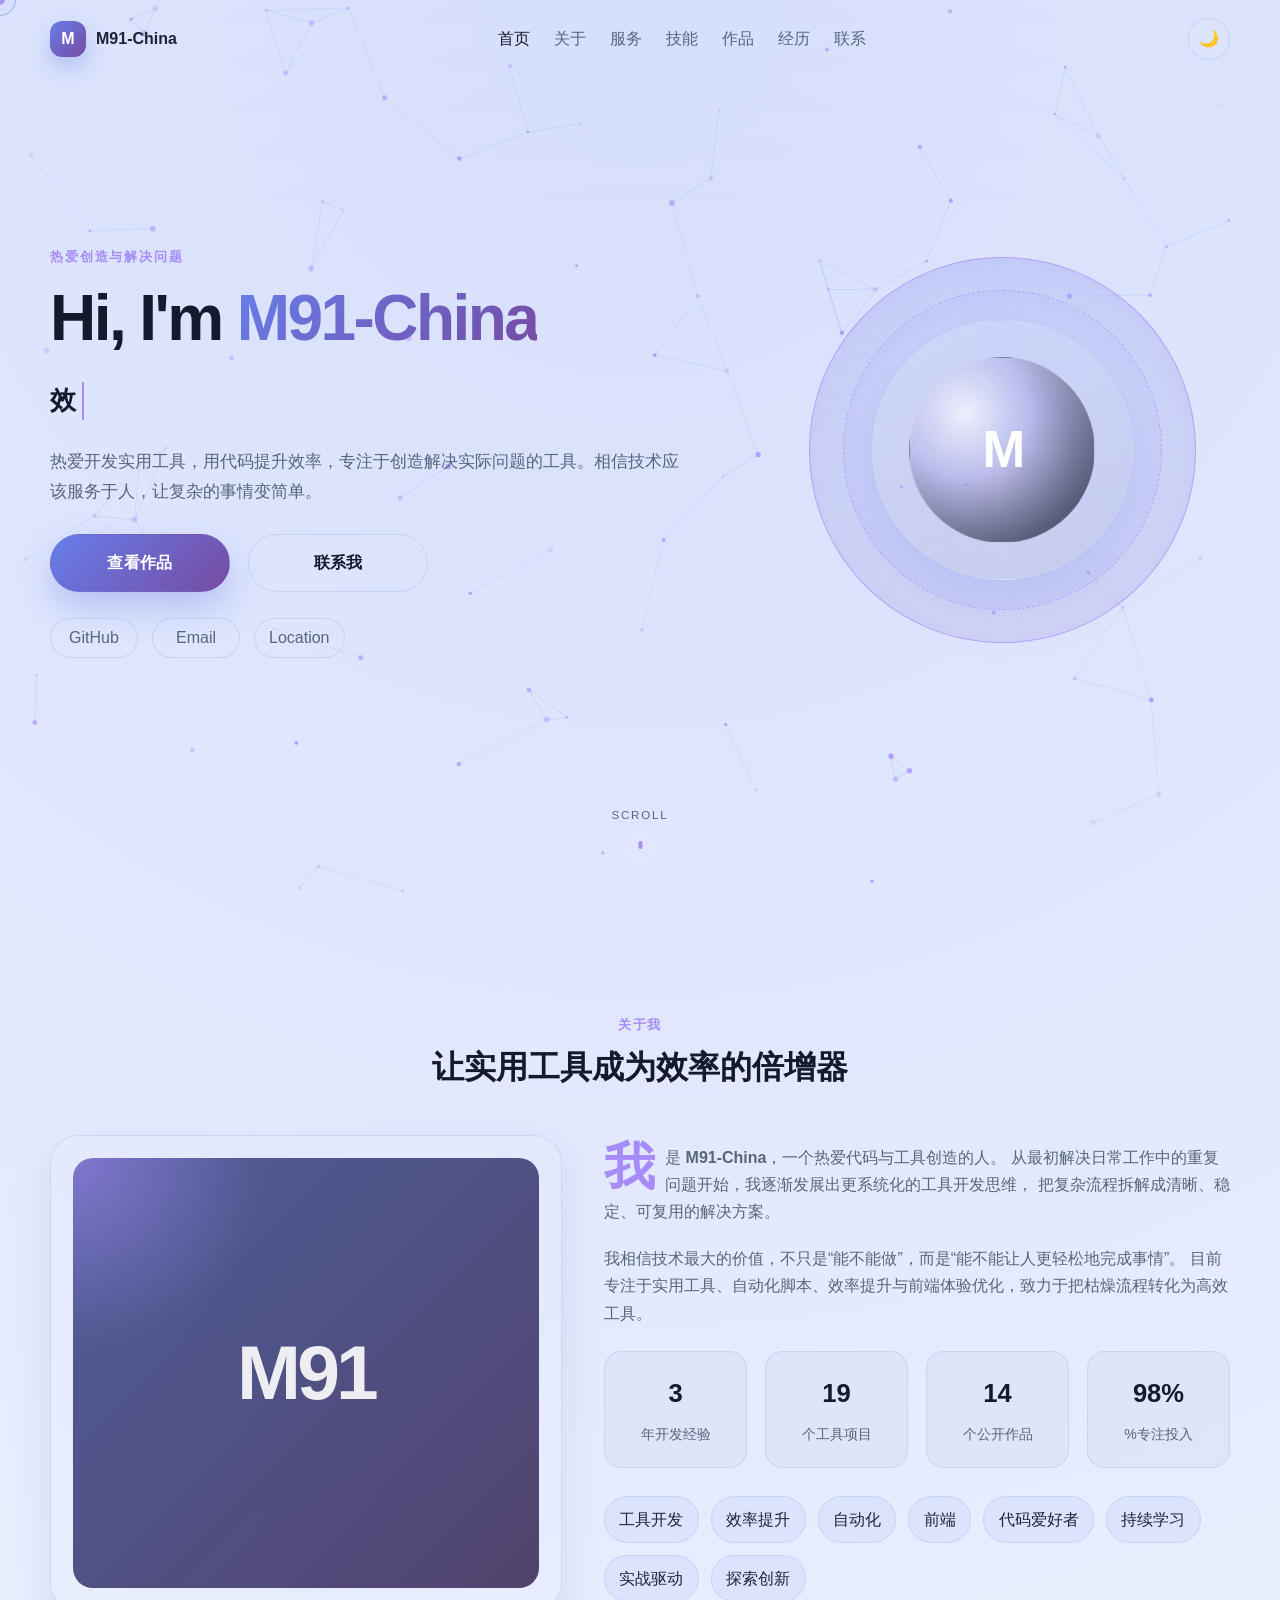
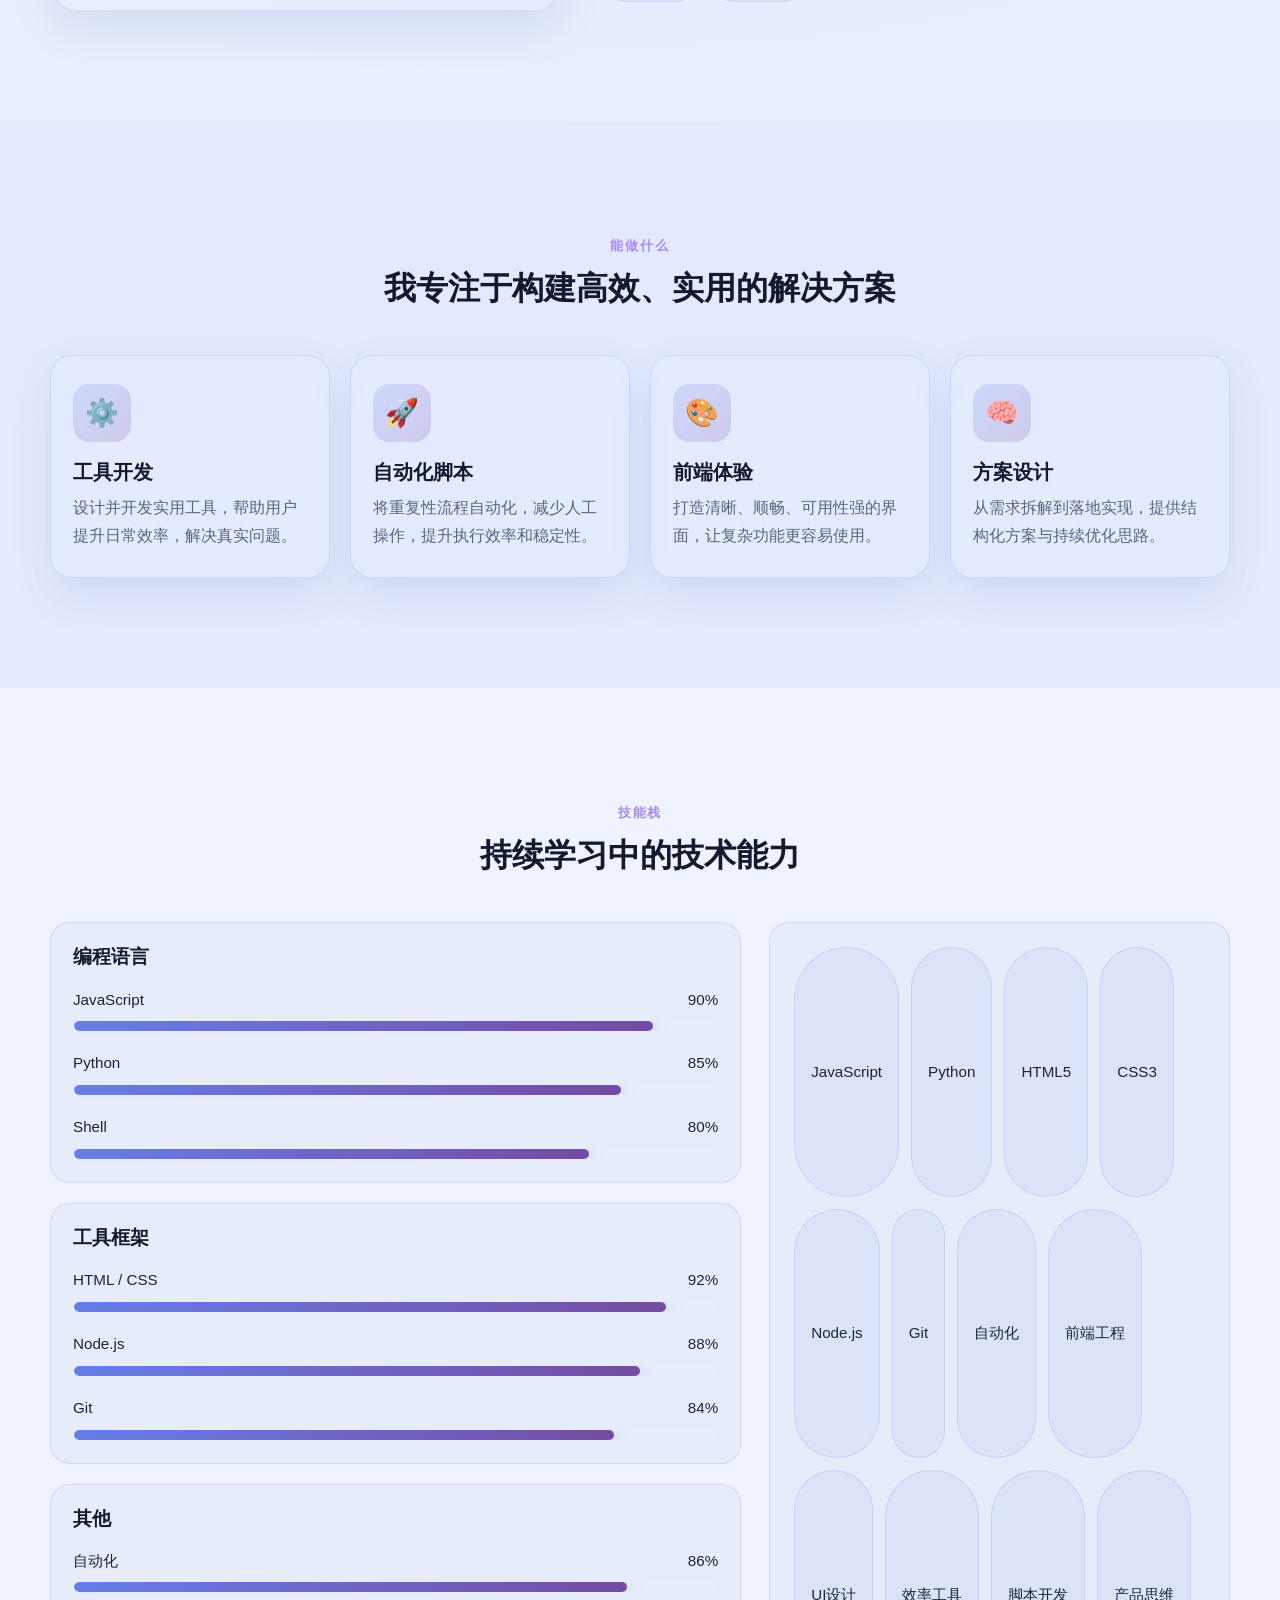
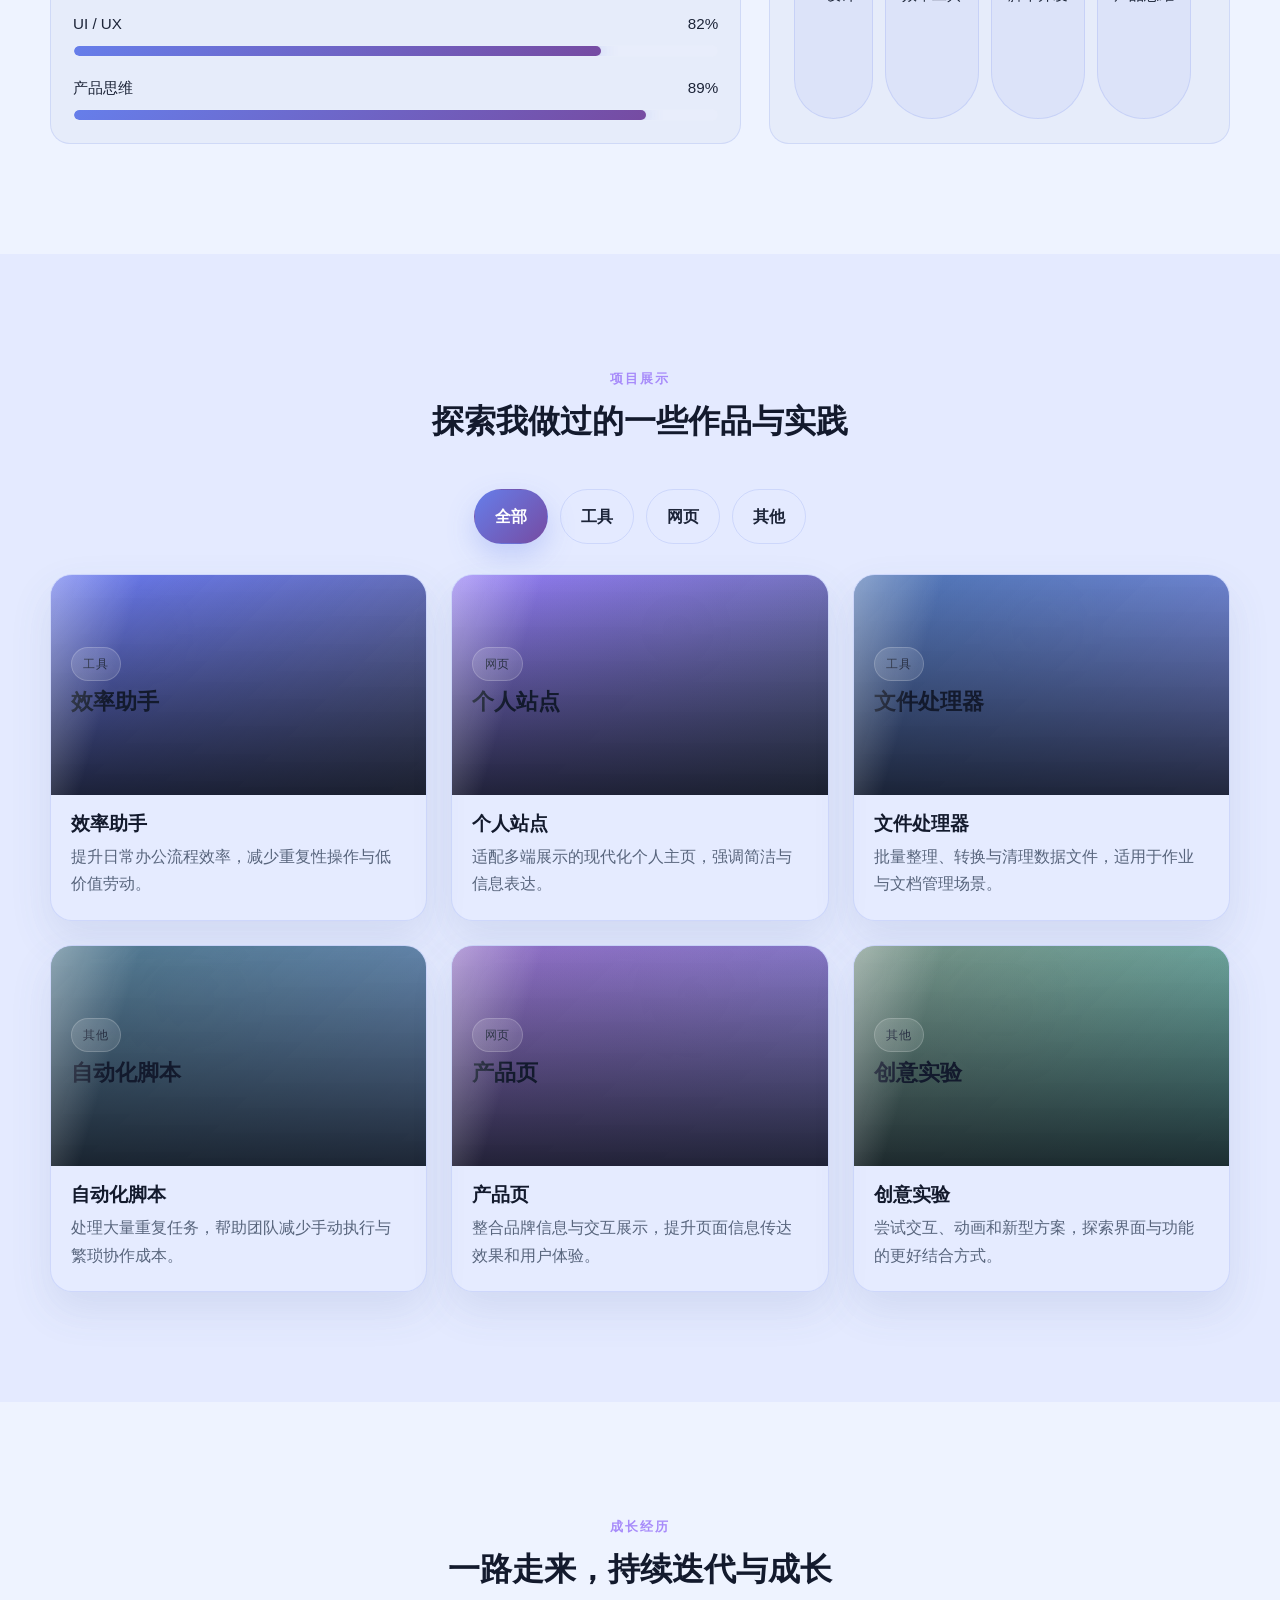
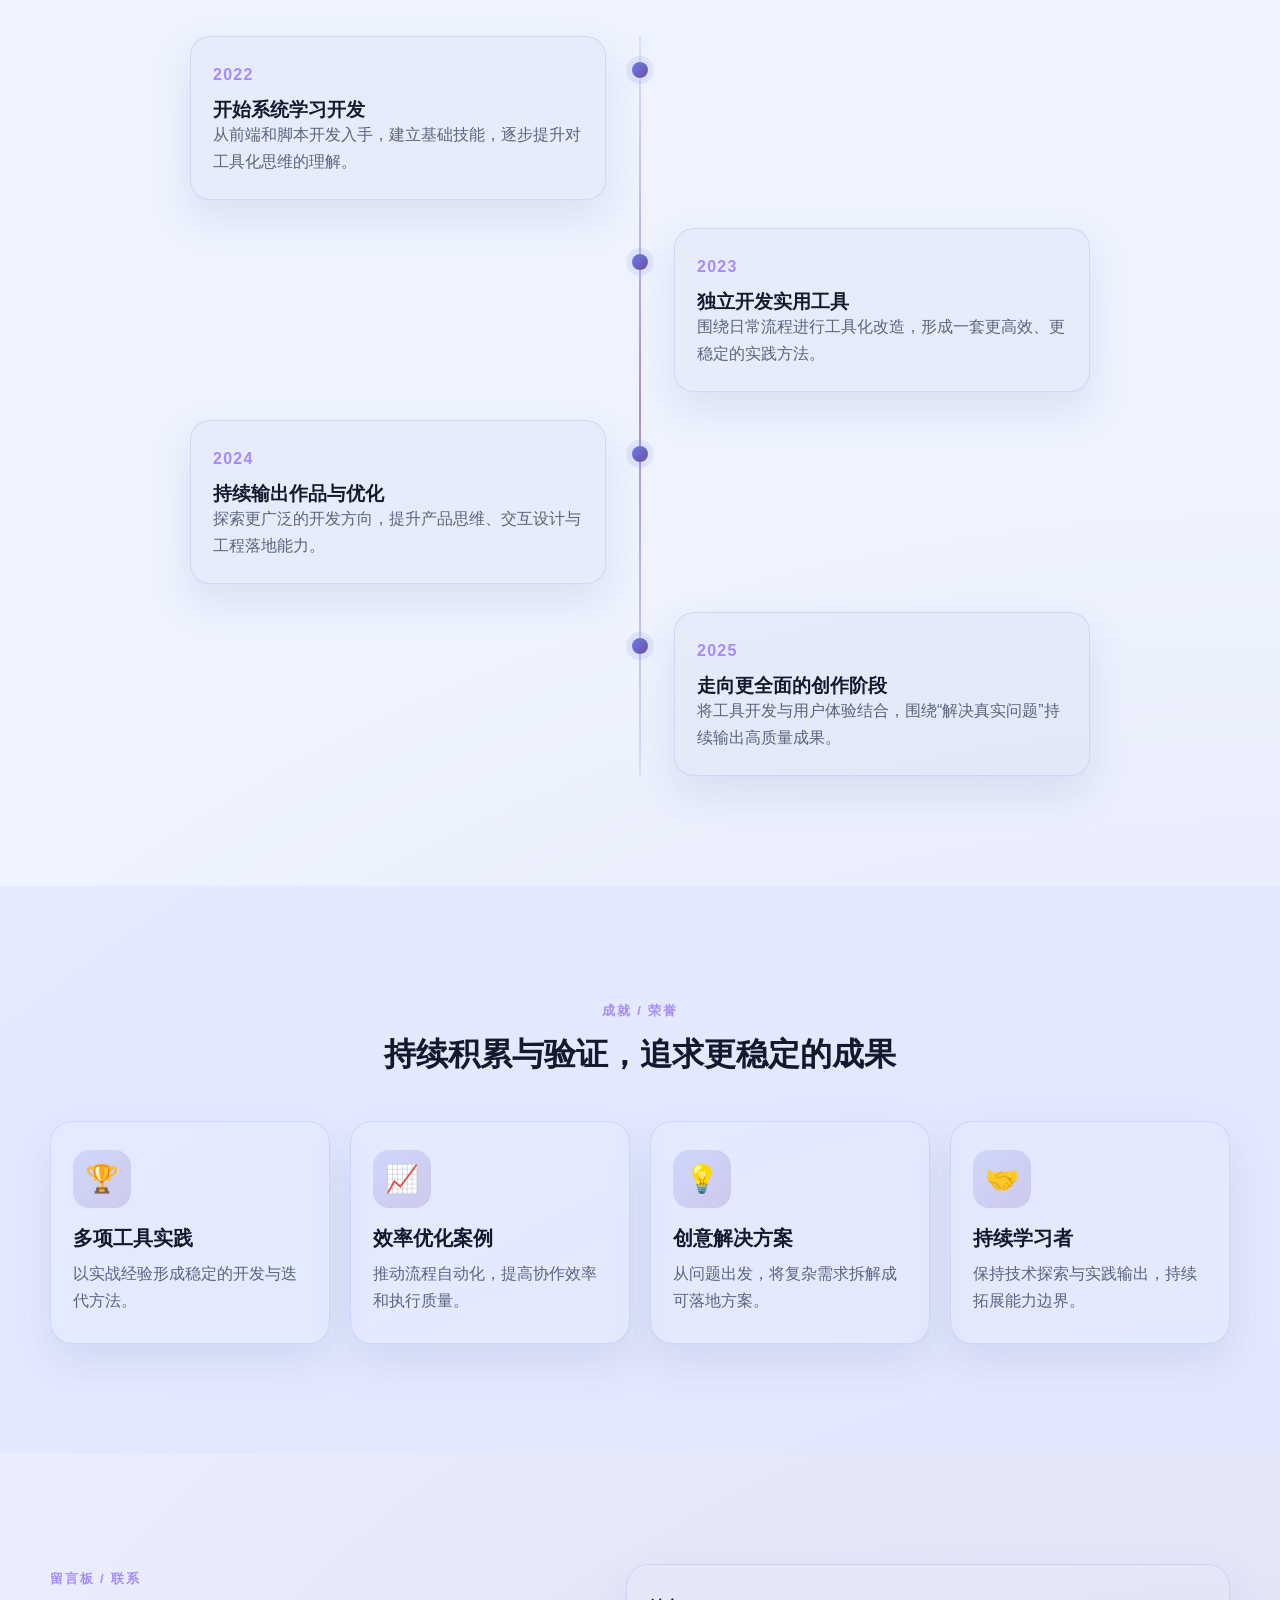
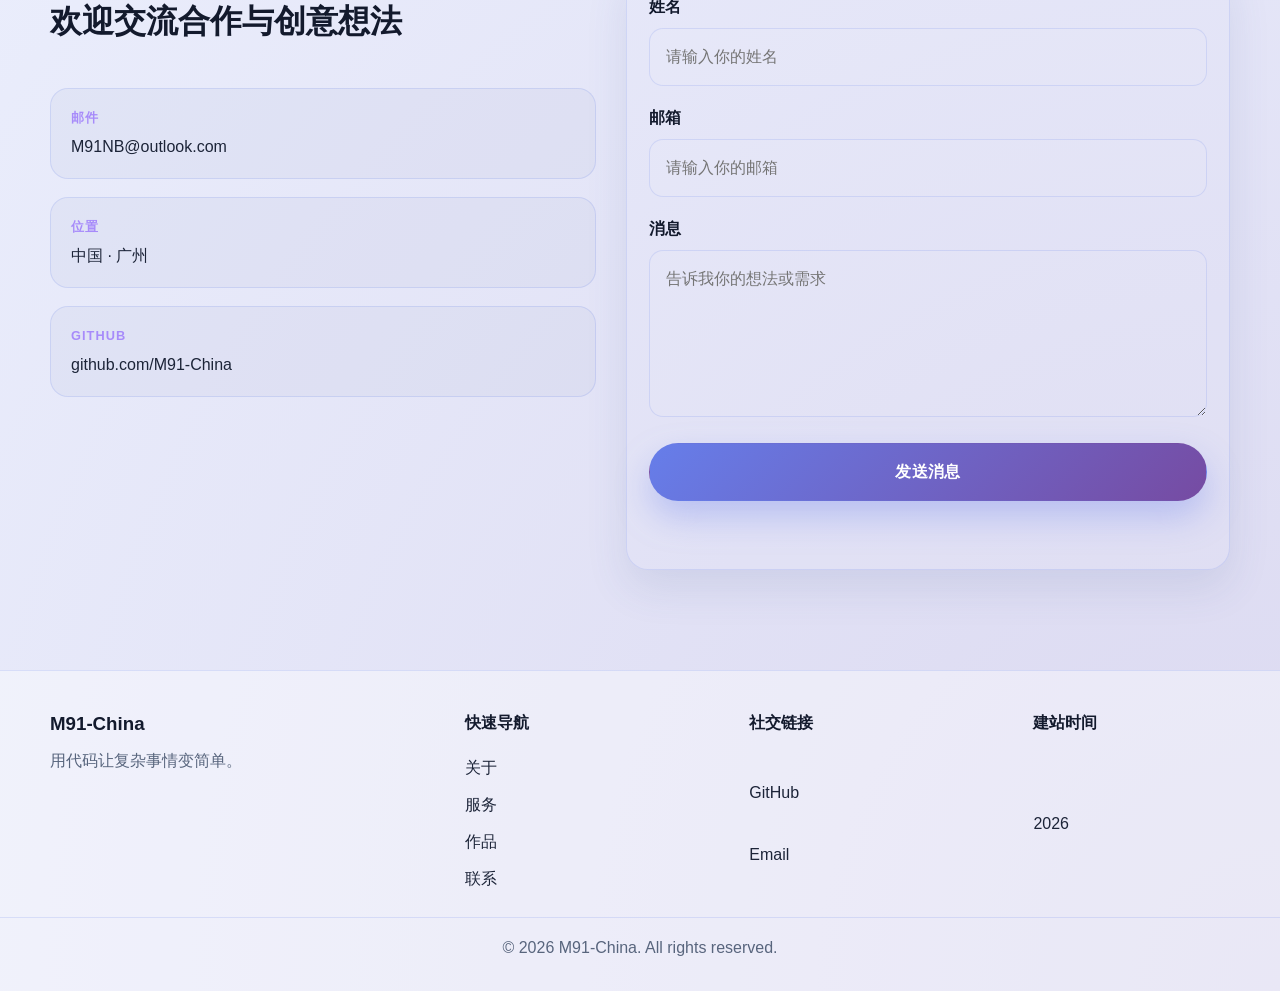
<file: index.html>
<!DOCTYPE html>
<html lang="zh-CN">
  <head>
    <meta charset="UTF-8" />
    <meta name="viewport" content="width=device-width, initial-scale=1.0" />
    <meta
      name="description"
      content="M91-China 个人主页，专注于工具开发、效率提升和实用解决方案。"
    />
    <title>M91-China | Tool Developer</title>
    <link rel="icon" href="data:image/svg+xml,%3Csvg xmlns='http://www.w3.org/2000/svg' viewBox='0 0 100 100'%3E%3Crect width='100' height='100' rx='22' fill='%23667eea'/%3E%3Ctext x='50' y='58' font-size='48' text-anchor='middle' fill='white' font-family='Arial, sans-serif'%3EM%3C/text%3E%3C/svg%3E" />
    <link rel="stylesheet" href="css/style.css" />
    <script src="js/main.js" defer></script>
  </head>
  <body>
    <div class="loading-screen" aria-live="polite">
      <div class="loader-shell">
        <div class="loader-ring"></div>
        <div class="loader-core">M91</div>
      </div>
      <div class="loader-progress-wrap">
        <div class="loader-progress" id="loader-progress"></div>
      </div>
      <p>Loading...</p>
    </div>

    <div class="scroll-progress" aria-hidden="true"></div>

    <header class="site-header">
      <div class="container nav-wrap">
        <a href="#home" class="brand" aria-label="回到首页">
          <span class="brand-mark">M</span>
          <span class="brand-text">M91-China</span>
        </a>

        <nav class="main-nav" aria-label="主导航">
          <a href="#home" class="nav-link">首页</a>
          <a href="#about" class="nav-link">关于</a>
          <a href="#services" class="nav-link">服务</a>
          <a href="#skills" class="nav-link">技能</a>
          <a href="#projects" class="nav-link">作品</a>
          <a href="#timeline" class="nav-link">经历</a>
          <a href="#contact" class="nav-link">联系</a>
        </nav>

        <div class="nav-actions">
          <button class="theme-toggle" aria-label="切换主题">
            <span class="theme-icon">☀️</span>
          </button>
          <button class="menu-toggle" aria-label="菜单" aria-expanded="false">
            <span></span>
            <span></span>
            <span></span>
          </button>
        </div>
      </div>

      <div class="mobile-menu-panel" aria-label="移动端菜单">
        <nav class="mobile-nav" aria-label="移动端导航">
          <a href="#home" class="nav-link">首页</a>
          <a href="#about" class="nav-link">关于</a>
          <a href="#services" class="nav-link">服务</a>
          <a href="#skills" class="nav-link">技能</a>
          <a href="#projects" class="nav-link">作品</a>
          <a href="#timeline" class="nav-link">经历</a>
          <a href="#contact" class="nav-link">联系</a>
        </nav>
      </div>
    </header>

    <main>
      <section id="home" class="hero section">
        <canvas id="particle-canvas" aria-hidden="true"></canvas>

        <div class="container hero-inner">
          <div class="hero-copy reveal">
            <p class="eyebrow">热爱创造与解决问题</p>
            <h1>
              Hi, I'm
              <span class="gradient-text">M91-China</span>
            </h1>
            <div class="typing-box" aria-live="polite">
              <span id="typing-text"></span>
              <span class="typing-cursor"></span>
            </div>
            <p class="intro">
              热爱开发实用工具，用代码提升效率，专注于创造解决实际问题的工具。相信技术应该服务于人，让复杂的事情变简单。
            </p>

            <div class="hero-actions">
              <a href="#projects" class="btn btn-primary">查看作品</a>
              <a href="#contact" class="btn btn-secondary">联系我</a>
            </div>

            <div class="social-links" aria-label="社交链接">
              <a href="https://github.com" target="_blank" rel="noreferrer" aria-label="GitHub">GitHub</a>
              <a href="mailto:M91NB@outlook.com" aria-label="邮箱">Email</a>
              <a href="#contact" aria-label="位置">Location</a>
            </div>
          </div>

          <div class="hero-visual reveal">
            <div class="avatar-stage">
              <div class="avatar-ring ring-one"></div>
              <div class="avatar-ring ring-two"></div>
              <div class="avatar-core">
                <div class="avatar-face">
                  <span>M</span>
                </div>
              </div>
            </div>
          </div>
        </div>

        <a href="#about" class="scroll-indicator" aria-label="向下滚动">
          <span>Scroll</span>
          <i></i>
        </a>
      </section>

      <section id="about" class="section">
        <div class="container">
          <div class="section-heading reveal">
            <p class="eyebrow">关于我</p>
            <h2>让实用工具成为效率的倍增器</h2>
          </div>

          <div class="about-grid">
            <div class="about-visual reveal">
              <div class="portrait-card">
                <div class="portrait-placeholder">
                  <span>M91</span>
                </div>
              </div>
            </div>

            <div class="about-content reveal">
              <p>
                我是 <strong>M91-China</strong>，一个热爱代码与工具创造的人。
                从最初解决日常工作中的重复问题开始，我逐渐发展出更系统化的工具开发思维，
                把复杂流程拆解成清晰、稳定、可复用的解决方案。
              </p>
              <p>
                我相信技术最大的价值，不只是“能不能做”，而是“能不能让人更轻松地完成事情”。
                目前专注于实用工具、自动化脚本、效率提升与前端体验优化，致力于把枯燥流程转化为高效工具。
              </p>

              <div class="stats-grid">
                <div class="stat-item">
                  <span class="stat-number" data-target="4">0</span>
                  <span class="stat-label">年开发经验</span>
                </div>
                <div class="stat-item">
                  <span class="stat-number" data-target="20">0</span>
                  <span class="stat-label">个工具项目</span>
                </div>
                <div class="stat-item">
                  <span class="stat-number" data-target="15">0</span>
                  <span class="stat-label">个公开作品</span>
                </div>
                <div class="stat-item">
                  <span class="stat-number" data-target="99">0</span>
                  <span class="stat-label">%专注投入</span>
                </div>
              </div>

              <div class="tag-cloud" aria-label="个人标签">
                <span>工具开发</span>
                <span>效率提升</span>
                <span>自动化</span>
                <span>前端</span>
                <span>代码爱好者</span>
                <span>持续学习</span>
                <span>实战驱动</span>
                <span>探索创新</span>
              </div>
            </div>
          </div>
        </div>
      </section>

      <section id="services" class="section section-alt">
        <div class="container">
          <div class="section-heading reveal">
            <p class="eyebrow">能做什么</p>
            <h2>我专注于构建高效、实用的解决方案</h2>
          </div>

          <div class="service-grid">
            <article class="service-card reveal">
              <div class="service-icon">⚙️</div>
              <h3>工具开发</h3>
              <p>设计并开发实用工具，帮助用户提升日常效率，解决真实问题。</p>
            </article>
            <article class="service-card reveal">
              <div class="service-icon">🚀</div>
              <h3>自动化脚本</h3>
              <p>将重复性流程自动化，减少人工操作，提升执行效率和稳定性。</p>
            </article>
            <article class="service-card reveal">
              <div class="service-icon">🎨</div>
              <h3>前端体验</h3>
              <p>打造清晰、顺畅、可用性强的界面，让复杂功能更容易使用。</p>
            </article>
            <article class="service-card reveal">
              <div class="service-icon">🧠</div>
              <h3>方案设计</h3>
              <p>从需求拆解到落地实现，提供结构化方案与持续优化思路。</p>
            </article>
          </div>
        </div>
      </section>

      <section id="skills" class="section">
        <div class="container">
          <div class="section-heading reveal">
            <p class="eyebrow">技能栈</p>
            <h2>持续学习中的技术能力</h2>
          </div>

          <div class="skills-layout">
            <div class="skill-groups reveal">
              <div class="skill-group">
                <h3>编程语言</h3>
                <div class="skill-item">
                  <div class="skill-meta">
                    <span>JavaScript</span>
                    <span>90%</span>
                  </div>
                  <div class="skill-bar"><span class="skill-fill" style="--value: 90%"></span></div>
                </div>
                <div class="skill-item">
                  <div class="skill-meta">
                    <span>Python</span>
                    <span>85%</span>
                  </div>
                  <div class="skill-bar"><span class="skill-fill" style="--value: 85%"></span></div>
                </div>
                <div class="skill-item">
                  <div class="skill-meta">
                    <span>Shell</span>
                    <span>80%</span>
                  </div>
                  <div class="skill-bar"><span class="skill-fill" style="--value: 80%"></span></div>
                </div>
              </div>

              <div class="skill-group">
                <h3>工具框架</h3>
                <div class="skill-item">
                  <div class="skill-meta">
                    <span>HTML / CSS</span>
                    <span>92%</span>
                  </div>
                  <div class="skill-bar"><span class="skill-fill" style="--value: 92%"></span></div>
                </div>
                <div class="skill-item">
                  <div class="skill-meta">
                    <span>Node.js</span>
                    <span>88%</span>
                  </div>
                  <div class="skill-bar"><span class="skill-fill" style="--value: 88%"></span></div>
                </div>
                <div class="skill-item">
                  <div class="skill-meta">
                    <span>Git</span>
                    <span>84%</span>
                  </div>
                  <div class="skill-bar"><span class="skill-fill" style="--value: 84%"></span></div>
                </div>
              </div>

              <div class="skill-group">
                <h3>其他</h3>
                <div class="skill-item">
                  <div class="skill-meta">
                    <span>自动化</span>
                    <span>86%</span>
                  </div>
                  <div class="skill-bar"><span class="skill-fill" style="--value: 86%"></span></div>
                </div>
                <div class="skill-item">
                  <div class="skill-meta">
                    <span>UI / UX</span>
                    <span>82%</span>
                  </div>
                  <div class="skill-bar"><span class="skill-fill" style="--value: 82%"></span></div>
                </div>
                <div class="skill-item">
                  <div class="skill-meta">
                    <span>产品思维</span>
                    <span>89%</span>
                  </div>
                  <div class="skill-bar"><span class="skill-fill" style="--value: 89%"></span></div>
                </div>
              </div>
            </div>

            <div class="skill-cloud reveal">
              <div class="tag-cloud skill-tags">
                <span>JavaScript</span>
                <span>Python</span>
                <span>HTML5</span>
                <span>CSS3</span>
                <span>Node.js</span>
                <span>Git</span>
                <span>自动化</span>
                <span>前端工程</span>
                <span>UI设计</span>
                <span>效率工具</span>
                <span>脚本开发</span>
                <span>产品思维</span>
              </div>
            </div>
          </div>
        </div>
      </section>

      <section id="projects" class="section section-alt">
        <div class="container">
          <div class="section-heading reveal">
            <p class="eyebrow">项目展示</p>
            <h2>探索我做过的一些作品与实践</h2>
          </div>

          <div class="filter-bar reveal" aria-label="项目筛选">
            <button class="filter-btn active" data-filter="all">全部</button>
            <button class="filter-btn" data-filter="tool">工具</button>
            <button class="filter-btn" data-filter="web">网页</button>
            <button class="filter-btn" data-filter="other">其他</button>
          </div>

          <div class="project-grid">
            <article class="project-card reveal" data-category="tool">
              <div class="project-thumb thumb-one">
                <div class="project-overlay">
                  <span>工具</span>
                  <h3>效率助手</h3>
                  <a class="project-link" href="#contact">查看详情</a>
                </div>
              </div>
              <div class="project-info">
                <h3>效率助手</h3>
                <p>提升日常办公流程效率，减少重复性操作与低价值劳动。</p>
              </div>
            </article>

            <article class="project-card reveal" data-category="web">
              <div class="project-thumb thumb-two">
                <div class="project-overlay">
                  <span>网页</span>
                  <h3>个人站点</h3>
                  <a class="project-link" href="#contact">查看详情</a>
                </div>
              </div>
              <div class="project-info">
                <h3>个人站点</h3>
                <p>适配多端展示的现代化个人主页，强调简洁与信息表达。</p>
              </div>
            </article>

            <article class="project-card reveal" data-category="tool">
              <div class="project-thumb thumb-three">
                <div class="project-overlay">
                  <span>工具</span>
                  <h3>文件处理器</h3>
                  <a class="project-link" href="#contact">查看详情</a>
                </div>
              </div>
              <div class="project-info">
                <h3>文件处理器</h3>
                <p>批量整理、转换与清理数据文件，适用于作业与文档管理场景。</p>
              </div>
            </article>

            <article class="project-card reveal" data-category="other">
              <div class="project-thumb thumb-four">
                <div class="project-overlay">
                  <span>其他</span>
                  <h3>自动化脚本</h3>
                  <a class="project-link" href="#contact">查看详情</a>
                </div>
              </div>
              <div class="project-info">
                <h3>自动化脚本</h3>
                <p>处理大量重复任务，帮助团队减少手动执行与繁琐协作成本。</p>
              </div>
            </article>

            <article class="project-card reveal" data-category="web">
              <div class="project-thumb thumb-five">
                <div class="project-overlay">
                  <span>网页</span>
                  <h3>产品页</h3>
                  <a class="project-link" href="#contact">查看详情</a>
                </div>
              </div>
              <div class="project-info">
                <h3>产品页</h3>
                <p>整合品牌信息与交互展示，提升页面信息传达效果和用户体验。</p>
              </div>
            </article>

            <article class="project-card reveal" data-category="other">
              <div class="project-thumb thumb-six">
                <div class="project-overlay">
                  <span>其他</span>
                  <h3>创意实验</h3>
                  <a class="project-link" href="#contact">查看详情</a>
                </div>
              </div>
              <div class="project-info">
                <h3>创意实验</h3>
                <p>尝试交互、动画和新型方案，探索界面与功能的更好结合方式。</p>
              </div>
            </article>
          </div>
        </div>
      </section>

      <section id="timeline" class="section">
        <div class="container">
          <div class="section-heading reveal">
            <p class="eyebrow">成长经历</p>
            <h2>一路走来，持续迭代与成长</h2>
          </div>

          <div class="timeline reveal">
            <div class="timeline-item">
              <div class="timeline-content">
                <span class="timeline-date">2022</span>
                <h3>开始系统学习开发</h3>
                <p>从前端和脚本开发入手，建立基础技能，逐步提升对工具化思维的理解。</p>
              </div>
            </div>
            <div class="timeline-item">
              <div class="timeline-content">
                <span class="timeline-date">2023</span>
                <h3>独立开发实用工具</h3>
                <p>围绕日常流程进行工具化改造，形成一套更高效、更稳定的实践方法。</p>
              </div>
            </div>
            <div class="timeline-item">
              <div class="timeline-content">
                <span class="timeline-date">2024</span>
                <h3>持续输出作品与优化</h3>
                <p>探索更广泛的开发方向，提升产品思维、交互设计与工程落地能力。</p>
              </div>
            </div>
            <div class="timeline-item">
              <div class="timeline-content">
                <span class="timeline-date">2025</span>
                <h3>走向更全面的创作阶段</h3>
                <p>将工具开发与用户体验结合，围绕“解决真实问题”持续输出高质量成果。</p>
              </div>
            </div>
          </div>
        </div>
      </section>

      <section id="achievements" class="section section-alt">
        <div class="container">
          <div class="section-heading reveal">
            <p class="eyebrow">成就 / 荣誉</p>
            <h2>持续积累与验证，追求更稳定的成果</h2>
          </div>

          <div class="achievement-grid">
            <article class="achievement-card reveal">
              <div class="achievement-icon">🏆</div>
              <h3>多项工具实践</h3>
              <p>以实战经验形成稳定的开发与迭代方法。</p>
            </article>
            <article class="achievement-card reveal">
              <div class="achievement-icon">📈</div>
              <h3>效率优化案例</h3>
              <p>推动流程自动化，提高协作效率和执行质量。</p>
            </article>
            <article class="achievement-card reveal">
              <div class="achievement-icon">💡</div>
              <h3>创意解决方案</h3>
              <p>从问题出发，将复杂需求拆解成可落地方案。</p>
            </article>
            <article class="achievement-card reveal">
              <div class="achievement-icon">🤝</div>
              <h3>持续学习者</h3>
              <p>保持技术探索与实践输出，持续拓展能力边界。</p>
            </article>
          </div>
        </div>
      </section>

      <section id="contact" class="section contact-section">
        <div class="container contact-grid">
          <div class="contact-copy reveal">
            <div class="section-heading align-left">
              <p class="eyebrow">留言板 / 联系</p>
              <h2>欢迎交流合作与创意想法</h2>
            </div>

            <div class="contact-list">
              <div class="contact-item">
                <span class="contact-label">邮件</span>
                <a href="mailto:M91NB@outlook.com">M91NB@outlook.com</a>
              </div>
              <div class="contact-item">
                <span class="contact-label">位置</span>
                <span>中国 · 广州</span>
              </div>
              <div class="contact-item">
                <span class="contact-label">GitHub</span>
                <a href="https://github.com" target="_blank" rel="noreferrer">github.com/M91-China</a>
              </div>
            </div>
          </div>

          <div class="contact-form-wrap reveal">
            <form class="contact-form" id="contactForm" novalidate>
              <div class="input-group">
                <label for="name">姓名</label>
                <input id="name" name="name" type="text" placeholder="请输入你的姓名" required />
              </div>
              <div class="input-group">
                <label for="email">邮箱</label>
                <input id="email" name="email" type="email" placeholder="请输入你的邮箱" required />
              </div>
              <div class="input-group">
                <label for="message">消息</label>
                <textarea id="message" name="message" rows="5" placeholder="告诉我你的想法或需求" required></textarea>
              </div>
              <button type="submit" class="btn btn-primary submit-btn">发送消息</button>
              <p class="form-status" aria-live="polite"></p>
            </form>
          </div>
        </div>
      </section>
    </main>

    <footer class="site-footer">
      <div class="container footer-inner">
        <div class="footer-brand">
          <h3>M91-China</h3>
          <p>用代码让复杂事情变简单。</p>
        </div>

        <div class="footer-links">
          <h4>快速导航</h4>
          <a href="#about">关于</a>
          <a href="#services">服务</a>
          <a href="#projects">作品</a>
          <a href="#contact">联系</a>
        </div>

        <div class="footer-social">
          <h4>社交链接</h4>
          <a href="https://github.com" target="_blank" rel="noreferrer">GitHub</a>
          <a href="mailto:M91NB@outlook.com">Email</a>
        </div>

        <div class="footer-meta">
          <h4>建站时间</h4>
          <span id="siteYear">2026</span>
        </div>
      </div>
      <div class="footer-bottom">
        <div class="container">
          <p>© <span id="copyrightYear"></span> M91-China. All rights reserved.</p>
        </div>
      </div>
    </footer>

    <button id="backToTop" class="back-to-top" aria-label="回到顶部">↑</button>
    <div class="cursor-dot" aria-hidden="true"></div>
    <div class="cursor-ring" aria-hidden="true"></div>
  </body>
</html>
</file>
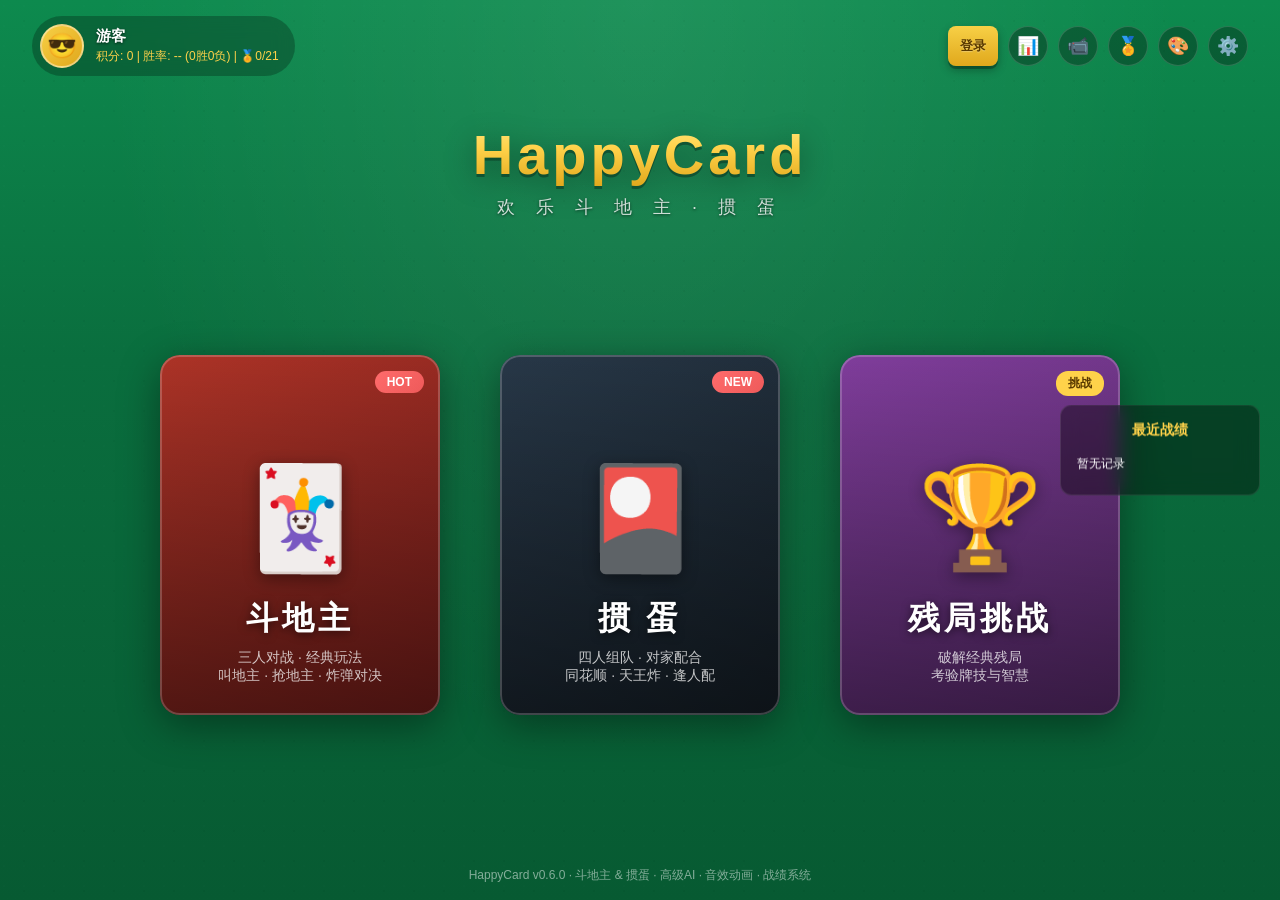
<file: M91s-Card-Games/index.html>
<!DOCTYPE html>
<html lang="zh-CN">
  <head>
    <meta charset="UTF-8" />
    <meta http-equiv="refresh" content="0; url=./src/index.html" />
    <meta name="viewport" content="width=device-width, initial-scale=1.0" />
    <meta name="description" content="M91's Card Games" />
    <title>M91's Card Games</title>
    <style>
      html, body {
        margin: 0;
        height: 100%;
        background: #0d1220;
        color: #edf3ff;
        font-family: "Segoe UI", sans-serif;
      }
      body {
        display: grid;
        place-items: center;
      }
      .box {
        text-align: center;
        padding: 2rem 2.5rem;
        border: 1px solid rgba(255,255,255,0.15);
        border-radius: 18px;
        background: rgba(255,255,255,0.04);
      }
      a {
        color: #9fc4ff;
      }
    </style>
  </head>
  <body>
    <div class="box">
      <p>正在跳转到游戏首页...</p>
      <p><a href="./src/index.html">点击这里直接进入</a></p>
    </div>
  </body>
</html>
</file>
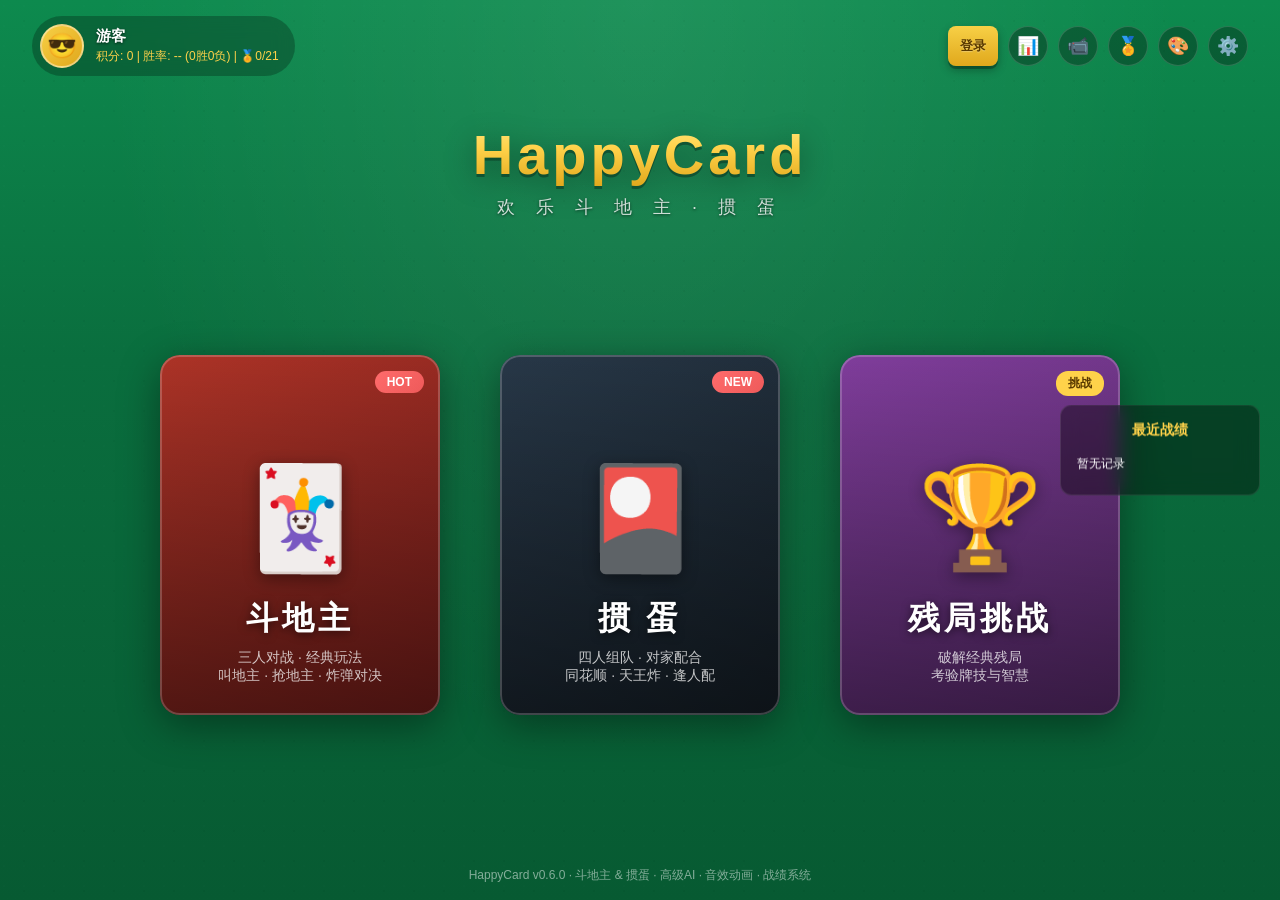
<file: M91s-Card-Games/src/index.html>
<!DOCTYPE html>
<html lang="zh-CN">
<head>
  <meta charset="UTF-8" />
  <meta name="viewport" content="width=device-width, initial-scale=1.0, maximum-scale=1.0, user-scalable=no, viewport-fit=cover" />
  <meta name="theme-color" content="#0a6e3e" />
  <meta name="apple-mobile-web-app-capable" content="yes" />
  <meta name="apple-mobile-web-app-status-bar-style" content="black-translucent" />
  <link rel="manifest" href="manifest.json" />
  <link rel="apple-touch-icon" href="data:image/svg+xml,<svg xmlns='http://www.w3.org/2000/svg' viewBox='0 0 192 192'><rect width='192' height='192' rx='32' fill='%230a6e3e'/><text x='96' y='130' font-size='100' text-anchor='middle'>🃏</text></svg>" />
  <title>HappyCard - 欢乐斗地主 & 掼蛋</title>
  <link rel="stylesheet" href="css/reset.css" />
  <link rel="stylesheet" href="css/variables.css" />
  <link rel="stylesheet" href="css/cards.css" />
  <link rel="stylesheet" href="css/animations.css" />
  <link rel="stylesheet" href="css/hall.css" />
  <link rel="stylesheet" href="css/login.css" />
  <link rel="stylesheet" href="css/mobile.css" />
</head>
<body>
  <div id="app">
    <div class="hall-container">
      <header class="hall-header">
        <div class="player-info">
          <div class="player-avatar" id="playerAvatar">😎</div>
          <div class="player-detail">
            <div class="player-name" id="playerName">玩家</div>
            <div class="player-stats" id="playerStats">积分: 1000 | 胜率: --</div>
          </div>
        </div>
        <div class="header-actions">
          <button class="btn btn-primary btn-press" id="authBtn" title="登录/注册" style="padding:8px 12px; font-size:13px;">登录</button>
          <button class="icon-btn" id="statsBtn" title="数据统计">📊</button>
          <button class="icon-btn" id="replayBtn" title="对局回放">📹</button>
          <button class="icon-btn" id="achBtn" title="成就">🏅</button>
          <button class="icon-btn" id="themeBtn" title="切换主题">🎨</button>
          <button class="icon-btn" id="settingsBtn" title="设置">⚙️</button>
        </div>
      </header>

      <div class="hall-title">
        <h1>HappyCard</h1>
        <div class="subtitle">欢 乐 斗 地 主 · 掼 蛋</div>
      </div>

      <main class="game-entries">
        <div class="game-card game-card-doudizhu" id="entryDoudizhu">
          <span class="game-card-tag hot">HOT</span>
          <div class="game-card-icon">🃏</div>
          <div class="game-card-title">斗地主</div>
          <div class="game-card-desc">三人对战 · 经典玩法<br>叫地主 · 抢地主 · 炸弹对决</div>
        </div>
        <div class="game-card game-card-guandan" id="entryGuandan">
          <span class="game-card-tag hot">NEW</span>
          <div class="game-card-icon">🎴</div>
          <div class="game-card-title">掼 蛋</div>
          <div class="game-card-desc">四人组队 · 对家配合<br>同花顺 · 天王炸 · 逢人配</div>
        </div>
        <div class="game-card game-card-challenge" id="entryChallenge">
          <span class="game-card-tag">挑战</span>
          <div class="game-card-icon">🏆</div>
          <div class="game-card-title">残局挑战</div>
          <div class="game-card-desc">破解经典残局<br>考验牌技与智慧</div>
        </div>
      </main>

      <div class="history-panel" id="historyPanel">
        <h3>最近战绩</h3>
        <div id="historyList">
          <div class="history-item">
            <span>暂无记录</span>
          </div>
        </div>
      </div>

      <footer class="hall-footer">
        HappyCard v0.6.0 · 斗地主 & 掼蛋 · 高级AI · 音效动画 · 战绩系统
      </footer>
    </div>
  </div>

  <script src="js/data/constants.js"></script>
  <script src="js/data/config.js"></script>
  <script src="js/data/achievements.js"></script>
  <script src="js/utils/utils.js"></script>
  <script src="js/utils/storage.js"></script>
  <script src="js/user/Storage.js"></script>
  <script src="js/user/UserManager.js"></script>
  <script src="js/utils/StatsManager.js"></script>
  <script src="js/utils/ReplayManager.js"></script>
  <script src="js/core/EventBus.js"></script>
  <script src="js/core/Card.js"></script>
  <script src="js/core/Deck.js"></script>
  <script src="js/core/Hand.js"></script>
  <script src="js/ui/Renderer.js"></script>
  <script src="js/ui/CardRenderer.js"></script>
  <script src="js/ui/Animation.js"></script>
  <script src="js/ui/SoundManager.js"></script>
  <script src="js/ui/UIManager.js"></script>

  <script>
    (function () {
      const storage = window.storage;
      const ui = window.uiManager;
      const sound = window.sound;
      const userManager = window.userManager || null;

      function getCurrentAuthUser() {
        return userManager ? userManager.getCurrentUser() : null;
      }

      function loadPlayerInfo() {
        const currentUser = getCurrentAuthUser();
        let info = storage.get('player_info');
        if (currentUser) {
          info = {
            name: currentUser.username,
            avatar: currentUser.avatar || '😎',
            coins: (info && info.coins) || 1000
          };
        } else if (!info) {
          info = { name: '游客', avatar: '😎', coins: 1000 };
        }
        document.getElementById('playerName').textContent = info.name;
        document.getElementById('playerAvatar').textContent = info.avatar || '😎';
        return info;
      }

      function loadStats() {
        const user = getCurrentAuthUser();
        let summary = user ? userManager.getCurrentStatsSummary() : window.statsManager.getSummary();
        if (user) {
          document.getElementById('playerStats').textContent =
            `账号: ${user.username} | 场次: ${summary.totalGames} | 胜率: ${summary.winRate} | 最高连胜: ${summary.maxStreak}`;
        } else {
          document.getElementById('playerStats').textContent =
            `积分: ${summary.score} | 胜率: ${summary.winRate} (${summary.wins}胜${summary.losses}负) | 🏅${summary.unlockedCount}/${summary.totalAchievements}`;
        }
      }

      function loadHistory() {
        const stats = window.statsManager.getStats();
        const dz = (stats.doudizhu && stats.doudizhu.history) || [];
        const gd = (stats.guandan && stats.guandan.history) || [];
        const all = []
          .concat(dz.map((h) => ({ ...h, game: '斗地主' })))
          .concat(gd.map((h) => ({ ...h, game: '掼蛋' })))
          .sort((a, b) => (a.time < b.time ? 1 : -1))
          .slice(0, 10);
        const list = document.getElementById('historyList');
        if (all.length === 0) {
          list.innerHTML = '<div class="history-item"><span>暂无记录</span></div>';
          return;
        }
        list.innerHTML = all
          .map(
            (h) => `
          <div class="history-item">
            <span>${h.game} · ${h.detail || ''}</span>
            <span class="history-result ${h.result === '胜' ? 'win' : 'lose'}">${h.result || ''}${h.score != null ? ' (' + (h.score > 0 ? '+' : '') + h.score + ')' : ''}</span>
          </div>`
          )
          .join('');
      }

      function openStats() {
        sound.playClick();
        const s = window.statsManager.getStats();
        const dz = s.doudizhu;
        const gd = s.guandan;
        const pct = (w, l) => {
          const t = w + l;
          return t > 0 ? ((w / t) * 100).toFixed(1) + '%' : '--';
        };
        const levelDisplay = (v) => {
          const map = { 11: 'J', 12: 'Q', 13: 'K', 14: 'A' };
          return map[v] || String(v);
        };
        const content = document.createElement('div');
        content.className = 'stats-panel';
        content.innerHTML = `
          <div class="stats-section">
            <h4>🃏 斗地主</h4>
            <div class="stats-grid">
              <div class="stat-cell"><span class="num">${dz.totalGames}</span><span class="lbl">总局数</span></div>
              <div class="stat-cell win"><span class="num">${dz.wins}</span><span class="lbl">胜利</span></div>
              <div class="stat-cell lose"><span class="num">${dz.losses}</span><span class="lbl">失败</span></div>
              <div class="stat-cell"><span class="num">${pct(dz.wins, dz.losses)}</span><span class="lbl">胜率</span></div>
              <div class="stat-cell"><span class="num">${dz.landlordWins}</span><span class="lbl">地主胜</span></div>
              <div class="stat-cell"><span class="num">${dz.farmerWins}</span><span class="lbl">农民胜</span></div>
              <div class="stat-cell"><span class="num">${dz.bombs}</span><span class="lbl">炸弹</span></div>
              <div class="stat-cell"><span class="num">${dz.rockets}</span><span class="lbl">王炸</span></div>
              <div class="stat-cell"><span class="num">×${dz.maxMultiplier}</span><span class="lbl">最高倍数</span></div>
              <div class="stat-cell"><span class="num">${dz.maxStreak}</span><span class="lbl">最高连胜</span></div>
            </div>
          </div>
          <div class="stats-section">
            <h4>🎴 掼蛋</h4>
            <div class="stats-grid">
              <div class="stat-cell"><span class="num">${gd.totalGames}</span><span class="lbl">总局数</span></div>
              <div class="stat-cell win"><span class="num">${gd.wins}</span><span class="lbl">胜利</span></div>
              <div class="stat-cell lose"><span class="num">${gd.losses}</span><span class="lbl">失败</span></div>
              <div class="stat-cell"><span class="num">${pct(gd.wins, gd.losses)}</span><span class="lbl">胜率</span></div>
              <div class="stat-cell"><span class="num">${gd.bombs}</span><span class="lbl">炸弹</span></div>
              <div class="stat-cell"><span class="num">${gd.straightFlushes}</span><span class="lbl">同花顺</span></div>
              <div class="stat-cell"><span class="num">${gd.skyBombs}</span><span class="lbl">天王炸</span></div>
              <div class="stat-cell"><span class="num">${levelDisplay(gd.maxLevel)}</span><span class="lbl">最高等级</span></div>
              <div class="stat-cell"><span class="num">${gd.maxStreak}</span><span class="lbl">最高连胜</span></div>
            </div>
          </div>
        `;
        const box = ui.modal({
          title: '📊 数据统计',
          content,
          buttons: [{ text: '关闭', type: 'gray' }]
        });
        box.querySelector('.btn-gray').onclick = () => {
          box.parentElement.classList.add('fade-out');
          setTimeout(() => box.parentElement.remove(), 250);
        };
      }

      function openAchievements() {
        sound.playClick();
        const states = window.statsManager.getAchievementStates();
        const categories = [
          { key: 'general', name: '综合成就', icon: '🌟' },
          { key: 'doudizhu', name: '斗地主', icon: '🃏' },
          { key: 'guandan', name: '掼蛋', icon: '🎴' }
        ];
        const content = document.createElement('div');
        content.className = 'ach-panel';
        let html = `<div class="ach-progress">已解锁 <b>${states.filter((a) => a.unlocked).length}</b> / ${states.length}</div>`;
        categories.forEach((cat) => {
          const list = states.filter((a) => a.category === cat.key);
          html += `<div class="ach-cat"><h4>${cat.icon} ${cat.name}</h4><div class="ach-grid">`;
          list.forEach((a) => {
            html += `<div class="ach-card ${a.unlocked ? 'unlocked' : 'locked'}">
              <div class="ach-card-icon">${a.icon}</div>
              <div class="ach-card-name">${a.name}</div>
              <div class="ach-card-desc">${a.desc}</div>
            </div>`;
          });
          html += '</div></div>';
        });
        content.innerHTML = html;
        const box = ui.modal({
          title: '🏅 成就',
          content,
          buttons: [{ text: '关闭', type: 'gray' }]
        });
        box.querySelector('.btn-gray').onclick = () => {
          box.parentElement.classList.add('fade-out');
          setTimeout(() => box.parentElement.remove(), 250);
        };
      }

      const THEMES = [
        { key: '', name: '经典绿', icon: '🟢' },
        { key: 'royal', name: '皇家紫', icon: '🟣' },
        { key: 'ocean', name: '海洋蓝', icon: '🔵' },
        { key: 'night', name: '暗夜黑', icon: '⚫' },
        { key: 'festive', name: '喜庆红', icon: '🔴' }
      ];

      function cycleTheme() {
        sound.playClick();
        const current = document.documentElement.getAttribute('data-theme') || '';
        const idx = THEMES.findIndex(t => t.key === current);
        const next = THEMES[(idx + 1) % THEMES.length];
        applyTheme(next.key);
        storage.set('theme', next.key);
        uiManager.toast(next.icon + ' 已切换为' + next.name, 1500);
      }

      function applyTheme(key) {
        if (key) {
          document.documentElement.setAttribute('data-theme', key);
        } else {
          document.documentElement.removeAttribute('data-theme');
        }
      }

      // 启动时应用保存的主题
      (function initTheme() {
        const saved = storage.get('theme');
        if (saved) applyTheme(saved);
      })();

      function openSettings() {
        const settings = storage.get('settings') || {
          difficulty: 'normal',
          sound: true,
          animation: true,
          volume: 0.6
        };
        const content = document.createElement('div');
        content.innerHTML = `
          <div style="margin-bottom:8px;font-size:14px;">难度选择：</div>
          <div class="difficulty-options" id="diffOpts">
            ${['easy', 'normal', 'hard', 'hell']
              .map(
                (d) => `
              <div class="difficulty-opt ${settings.difficulty === d ? 'active' : ''}" data-d="${d}">
                <span class="diff-name">${{ easy: '简单', normal: '普通', hard: '困难', hell: '地狱' }[d]}</span>
                <span class="diff-desc">${{ easy: '新手友好', normal: '标准对局', hard: '需要技巧', hell: '极限挑战' }[d]}</span>
              </div>`
              )
              .join('')}
          </div>
          <div class="switch-row">
            <span>音效</span>
            <div class="switch ${settings.sound !== false ? 'on' : ''}" id="swSound"></div>
          </div>
          <div class="switch-row">
            <span>动画</span>
            <div class="switch ${settings.animation !== false ? 'on' : ''}" id="swAnim"></div>
          </div>
          <div class="switch-row">
            <span>音量</span>
            <input type="range" id="volRange" min="0" max="1" step="0.1" value="${settings.volume != null ? settings.volume : 0.6}" style="width:140px;">
          </div>
        `;
        const box = ui.modal({
          title: '游戏设置',
          content,
          buttons: [{ text: '保存', type: 'primary' }]
        });

        setTimeout(() => {
          const opts = content.querySelectorAll('#diffOpts .difficulty-opt');
          opts.forEach((o) => {
            o.addEventListener('click', () => {
              opts.forEach((x) => x.classList.remove('active'));
              o.classList.add('active');
              settings.difficulty = o.dataset.d;
            });
          });
          const swSound = content.querySelector('#swSound');
          swSound.addEventListener('click', () => {
            settings.sound = !settings.sound;
            swSound.classList.toggle('on', settings.sound);
          });
          const swAnim = content.querySelector('#swAnim');
          swAnim.addEventListener('click', () => {
            settings.animation = !settings.animation;
            swAnim.classList.toggle('on', settings.animation);
          });
        }, 0);

        const saveBtn = box.querySelector('.btn-primary');
        saveBtn.onclick = () => {
          const volEl = content.querySelector('#volRange');
          if (volEl) settings.volume = parseFloat(volEl.value);
          storage.set('settings', settings);
          sound.setEnabled(settings.sound !== false);
          if (sound.setVolume) sound.setVolume(settings.volume != null ? settings.volume : 0.6);
          ui.toast('设置已保存');
          box.parentElement.classList.add('fade-out');
          setTimeout(() => box.parentElement.remove(), 250);
        };
      }

      function renderAuthButton() {
        const btn = document.getElementById('authBtn');
        if (!btn) return;
        const user = getCurrentAuthUser();
        btn.textContent = user ? `已登录: ${user.username}` : '登录';
      }

      function openChangePasswordModal() {
        if (!userManager) {
          ui.toast('用户系统未初始化');
          return;
        }

        const content = document.createElement('div');
        content.className = 'auth-form';
        content.innerHTML = `
          <div class="auth-field">
            <label>旧密码</label>
            <input type="password" id="oldPasswordInput" maxlength="30" placeholder="请输入当前密码" />
          </div>
          <div class="auth-field">
            <label>新密码</label>
            <input type="password" id="newPasswordInput" maxlength="30" placeholder="请输入新密码（至少4位）" />
          </div>
          <div class="auth-field">
            <label>确认新密码</label>
            <input type="password" id="confirmPasswordInput" maxlength="30" placeholder="再次输入新密码" />
          </div>
        `;

        const modal = ui.modal({
          title: '修改密码',
          content,
          buttons: [
            { text: '提交', type: 'primary' },
            { text: '取消', type: 'gray' }
          ]
        });

        const submitBtn = modal.parentElement && modal.parentElement.querySelector ? modal.parentElement.querySelector('.btn-primary') : null;
        const cancelBtn = modal.parentElement && modal.parentElement.querySelector ? modal.parentElement.querySelector('.btn-gray') : null;

        if (submitBtn) {
          submitBtn.addEventListener('click', () => {
            const oldPassword = document.getElementById('oldPasswordInput').value;
            const newPassword = document.getElementById('newPasswordInput').value;
            const confirmPassword = document.getElementById('confirmPasswordInput').value;

            if (!oldPassword || !newPassword || !confirmPassword) {
              ui.toast('请填写完整密码信息');
              return;
            }
            if (newPassword !== confirmPassword) {
              ui.toast('两次新密码输入不一致');
              return;
            }
            try {
              userManager.changePassword(oldPassword, newPassword);
              ui.toast('密码修改成功');
              modal.parentElement.classList.add('fade-out');
              setTimeout(() => modal.parentElement.remove(), 250);
            } catch (err) {
              ui.toast(err.message || '修改失败');
            }
          });
        }

        if (cancelBtn) {
          cancelBtn.addEventListener('click', () => {
            modal.parentElement.classList.add('fade-out');
            setTimeout(() => modal.parentElement.remove(), 250);
          });
        }
      }

      function openUserProfileModal() {
        const user = getCurrentAuthUser();
        if (!user) {
          openAuthModal();
          return;
        }

        const summary = userManager.getCurrentStatsSummary();
        const d = user.stats && user.stats.doudizhu ? user.stats.doudizhu : { totalGames: 0, wins: 0, losses: 0, winRate: 0, history: [], maxStreak: 0 };
        const g = user.stats && user.stats.guandan ? user.stats.guandan : { totalGames: 0, wins: 0, losses: 0, winRate: 0, history: [], maxStreak: 0 };
        const allHistory = []
          .concat((d.history || []).map((h) => ({ ...h, game: '斗地主' })))
          .concat((g.history || []).map((h) => ({ ...h, game: '掼蛋' })))
          .sort((a, b) => (a.time < b.time ? 1 : -1))
          .slice(0, 8);

        const content = document.createElement('div');
        content.className = 'user-profile-box';
        content.innerHTML = `
          <div class="user-profile-header">
            <div class="user-profile-avatar">${user.avatar || '😎'}</div>
            <div class="user-profile-meta">
              <div class="name">${user.username}</div>
              <div class="time">注册时间：${new Date(user.createTime || Date.now()).toLocaleDateString('zh-CN')}</div>
            </div>
          </div>
          <div class="user-profile-stats">
            <div class="user-stat"><span class="num">${summary.totalGames}</span><span class="label">总局数</span></div>
            <div class="user-stat"><span class="num">${summary.wins}</span><span class="label">胜场</span></div>
            <div class="user-stat"><span class="num">${summary.losses}</span><span class="label">败场</span></div>
            <div class="user-stat"><span class="num">${summary.winRate}</span><span class="label">胜率</span></div>
          </div>
          <div class="profile-actions">
            <button class="btn btn-primary btn-press" id="profileChangePassBtn">修改密码</button>
            <button class="btn btn-gray btn-press" id="profileLogoutBtn">退出登录</button>
          </div>
          <div class="auth-field">
            <label>最近战绩</label>
            <div class="user-history-list">
              ${allHistory.length ? allHistory.map((h) => `
                <div class="user-history-item">
                  <div>
                    <strong>${h.game}</strong><br>
                    <span>${h.detail || '对局'}</span>
                  </div>
                  <div class="res ${h.result === '胜' ? 'win' : 'lose'}">${h.result || '未结算'}</div>
                </div>
              `).join('') : '<div class="user-history-item"><span>暂无记录</span></div>'}
            </div>
          </div>
        `;

        const modal = ui.modal({
          title: '个人中心',
          content,
          buttons: [{ text: '关闭', type: 'gray' }]
        });

        const closeBtn = modal.parentElement && modal.parentElement.querySelector ? modal.parentElement.querySelector('.btn-gray') : null;
        if (closeBtn) {
          closeBtn.addEventListener('click', () => {
            modal.parentElement.classList.add('fade-out');
            setTimeout(() => modal.parentElement.remove(), 250);
          });
        }

        const changePassBtn = content.querySelector('#profileChangePassBtn');
        if (changePassBtn) {
          changePassBtn.addEventListener('click', () => {
            modal.parentElement.classList.add('fade-out');
            setTimeout(() => modal.parentElement.remove(), 250);
            setTimeout(() => openChangePasswordModal(), 280);
          });
        }

        const logoutBtn = content.querySelector('#profileLogoutBtn');
        if (logoutBtn) {
          logoutBtn.addEventListener('click', () => {
            modal.parentElement.classList.add('fade-out');
            setTimeout(() => modal.parentElement.remove(), 250);
            userManager.logout();
            loadPlayerInfo();
            loadStats();
            loadHistory();
            renderAuthButton();
            ui.toast('已退出登录');
          });
        }
      }

      function openAuthModal() {
        if (!userManager) {
          ui.toast('用户系统未初始化');
          return;
        }

        const state = { mode: 'login' };
        const wrapper = document.createElement('div');
        wrapper.className = 'auth-form';

        const tabs = document.createElement('div');
        tabs.className = 'auth-tabs';

        const loginTab = document.createElement('button');
        loginTab.type = 'button';
        loginTab.className = 'auth-tab active';
        loginTab.textContent = '登录';

        const registerTab = document.createElement('button');
        registerTab.type = 'button';
        registerTab.className = 'auth-tab';
        registerTab.textContent = '注册';

        const userField = document.createElement('div');
        userField.className = 'auth-field';
        userField.innerHTML = '<label>用户名</label><input type="text" id="authUser" maxlength="20" placeholder="请输入用户名" />';

        const passField = document.createElement('div');
        passField.className = 'auth-field';
        passField.innerHTML = '<label>密码</label><input type="password" id="authPass" maxlength="30" placeholder="请输入密码" />';

        const rememberWrap = document.createElement('div');
        rememberWrap.className = 'auth-check';
        rememberWrap.innerHTML = '<span>记住我（7天自动登录）</span><input type="checkbox" id="rememberMe" checked />';

        const actionRow = document.createElement('div');
        actionRow.className = 'auth-action-row';
        const submitBtn = document.createElement('button');
        submitBtn.className = 'btn btn-primary btn-press';
        submitBtn.textContent = '登录';
        const secondaryBtn = document.createElement('button');
        secondaryBtn.className = 'btn btn-gray btn-press';
        secondaryBtn.textContent = '取消';
        actionRow.appendChild(submitBtn);
        actionRow.appendChild(secondaryBtn);

        tabs.appendChild(loginTab);
        tabs.appendChild(registerTab);
        wrapper.appendChild(tabs);
        wrapper.appendChild(userField);
        wrapper.appendChild(passField);
        wrapper.appendChild(rememberWrap);
        wrapper.appendChild(actionRow);

        const modal = ui.modal({
          title: '登录 / 注册',
          content: wrapper,
          buttons: []
        });

        const switchMode = (nextMode) => {
          state.mode = nextMode;
          loginTab.classList.toggle('active', nextMode === 'login');
          registerTab.classList.toggle('active', nextMode === 'register');
          submitBtn.textContent = nextMode === 'login' ? '登录' : '注册';
        };

        loginTab.addEventListener('click', () => switchMode('login'));
        registerTab.addEventListener('click', () => switchMode('register'));

        submitBtn.addEventListener('click', () => {
          const username = document.getElementById('authUser').value.trim();
          const password = document.getElementById('authPass').value;
          const remember = document.getElementById('rememberMe').checked;

          if (!username || !password) {
            ui.toast('用户名和密码不能为空');
            return;
          }

          try {
            if (state.mode === 'register') {
              userManager.register(username, password);
              ui.toast('注册成功，已自动登录');
              userManager.login(username, password, remember);
            } else {
              userManager.login(username, password, remember);
              ui.toast('登录成功');
            }

            modal.parentElement.classList.add('fade-out');
            setTimeout(() => modal.parentElement.remove(), 250);
            loadPlayerInfo();
            loadStats();
            loadHistory();
            renderAuthButton();
          } catch (err) {
            ui.toast(err.message || '操作失败');
          }
        });

        secondaryBtn.addEventListener('click', () => {
          modal.parentElement.classList.add('fade-out');
          setTimeout(() => modal.parentElement.remove(), 250);
        });
      }

      function init() {
        const rememberedUser = userManager ? userManager.autoLogin() : null;
        if (rememberedUser) {
          ui.toast('已自动登录：' + rememberedUser.username, 1500);
        }

        loadPlayerInfo();
        loadStats();
        loadHistory();
        renderAuthButton();

        document.getElementById('entryDoudizhu').addEventListener('click', () => {
          sound.playClick();
          window.location.href = 'doudizhu.html';
        });
        document.getElementById('entryGuandan').addEventListener('click', () => {
          sound.playClick();
          window.location.href = 'guandan.html';
        });
        document.getElementById('entryChallenge').addEventListener('click', () => {
          sound.playClick();
          window.location.href = 'challenge.html';
        });
        document.getElementById('settingsBtn').addEventListener('click', () => {
          sound.playClick();
          openSettings();
        });
        document.getElementById('statsBtn').addEventListener('click', openStats);
        document.getElementById('replayBtn').addEventListener('click', () => {
          sound.playClick();
          window.location.href = 'replay.html';
        });
        document.getElementById('achBtn').addEventListener('click', openAchievements);
        document.getElementById('themeBtn').addEventListener('click', cycleTheme);
        document.getElementById('authBtn').addEventListener('click', () => {
          const currentUser = getCurrentAuthUser();
          if (currentUser) {
            openUserProfileModal();
            return;
          }
          openAuthModal();
        });

        const settings = storage.get('settings');
        if (settings) {
          sound.setEnabled(settings.sound !== false);
          if (sound.setVolume) sound.setVolume(settings.volume != null ? settings.volume : 0.6);
        }

        if (window.Utils.isDebug()) {
          console.log('%c[HappyCard] 调试模式', 'color:#0d8a4e;font-size:16px;font-weight:bold');
        }
      }

      document.addEventListener('DOMContentLoaded', init);
    })();
  </script>
  <script>
    if ('serviceWorker' in navigator) {
      window.addEventListener('load', () => {
        navigator.serviceWorker.register('sw.js').catch(() => {});
      });
    }
  </script>
</body>
</html>
</file>
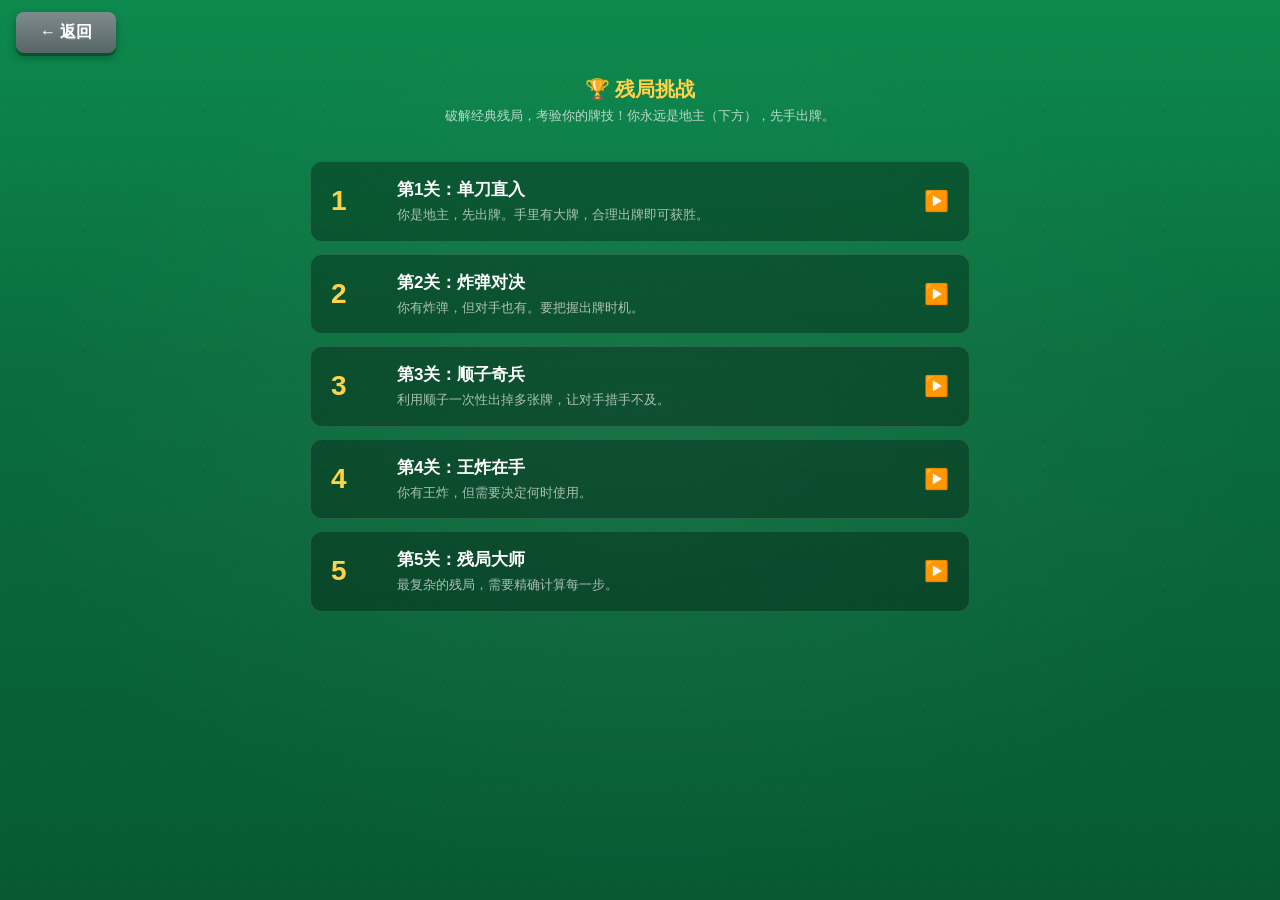
<file: M91s-Card-Games/src/challenge.html>
<!DOCTYPE html>
<html lang="zh-CN">
<head>
  <meta charset="UTF-8" />
  <meta name="viewport" content="width=device-width, initial-scale=1.0, maximum-scale=1.0, user-scalable=no, viewport-fit=cover" />
  <meta name="theme-color" content="#0a6e3e" />
  <meta name="apple-mobile-web-app-capable" content="yes" />
  <link rel="manifest" href="manifest.json" />
  <title>残局挑战 - HappyCard</title>
  <link rel="stylesheet" href="css/reset.css" />
  <link rel="stylesheet" href="css/variables.css" />
  <link rel="stylesheet" href="css/cards.css" />
  <link rel="stylesheet" href="css/animations.css" />
  <link rel="stylesheet" href="css/hall.css" />
  <link rel="stylesheet" href="css/doudizhu.css" />
  <link rel="stylesheet" href="css/mobile.css" />
  <script>
    (function(){try{var t=localStorage.getItem('happycard_theme');if(t){t=JSON.parse(t);if(t)document.documentElement.setAttribute('data-theme',t);}}catch(e){}})();
  </script>
  <style>
    .challenge-list { padding: 20px; max-width: 700px; margin: 0 auto; }
    .challenge-item {
      background: rgba(0,0,0,0.3); border: 1px solid rgba(255,255,255,0.12);
      border-radius: 12px; padding: 16px 20px; margin-bottom: 12px; cursor: pointer;
      transition: all 0.2s; display: flex; align-items: center; gap: 16px;
    }
    .challenge-item:hover { background: rgba(255,210,74,0.1); border-color: var(--color-gold); transform: translateX(4px); }
    .challenge-item.solved { border-color: #4caf50; background: rgba(76,175,80,0.1); }
    .ch-num { font-size: 28px; font-weight: 900; color: var(--color-gold); min-width: 50px; }
    .ch-info h3 { font-size: 17px; color: #fff; margin-bottom: 4px; }
    .ch-info p { font-size: 13px; color: rgba(255,255,255,0.65); line-height: 1.5; }
    .ch-badge { margin-left: auto; font-size: 20px; }
    .ch-back { position: absolute; top: 12px; left: 16px; z-index: 20; }
    .challenge-title { text-align: center; padding: 16px; }
    .challenge-title h2 { color: var(--color-gold); font-size: 20px; }
    .challenge-title p { color: rgba(255,255,255,0.7); font-size: 13px; margin-top: 4px; }
    .landlord-badge-challenge { background: linear-gradient(135deg, #f7d046, #e0a81c); color: #5a3a00; font-size: 10px; font-weight: bold; padding: 2px 6px; border-radius: 8px; border: 1px solid #fff; position: absolute; top: -8px; right: -8px; }
  </style>
</head>
<body>
  <div id="app">
    <!-- 关卡列表 -->
    <div class="ddz-container" id="listView">
      <div class="ch-back">
        <button class="btn btn-gray btn-press" onclick="window.location.href='index.html'">← 返回</button>
      </div>
      <div style="padding-top:60px;">
        <div class="challenge-title">
          <h2>🏆 残局挑战</h2>
          <p>破解经典残局，考验你的牌技！你永远是地主（下方），先手出牌。</p>
        </div>
        <div class="challenge-list" id="challengeList"></div>
      </div>
    </div>

    <!-- 游戏视图 -->
    <div class="ddz-container" id="gameView" style="display:none;">
      <div class="game-topbar">
        <button class="btn btn-gray btn-press" id="backToList" style="font-size:13px;padding:6px 14px;">← 关卡</button>
        <div class="game-title" id="chTitle">残局挑战</div>
        <div class="game-info"></div>
      </div>

      <!-- 左侧对手 -->
      <div class="player-seat left">
        <div class="seat-info seat-left" id="seat1">
          <div class="seat-avatar">🤖</div>
          <div>
            <div class="seat-name">农民A</div>
            <div class="seat-card-count" id="count1">0张</div>
          </div>
        </div>
        <div class="opponent-hand" id="hand1"></div>
      </div>

      <!-- 右侧对手 -->
      <div class="player-seat right">
        <div class="seat-info seat-right" id="seat2">
          <div class="seat-avatar">🤖</div>
          <div>
            <div class="seat-name">农民B</div>
            <div class="seat-card-count" id="count2">0张</div>
          </div>
        </div>
        <div class="opponent-hand" id="hand2"></div>
      </div>

      <!-- 出牌区 -->
      <div class="play-area">
        <div class="play-slot" id="play2"></div>
        <div class="play-slot" id="play1"></div>
        <div class="play-slot" id="play0"></div>
      </div>

      <!-- 底部玩家 -->
      <div class="player-seat bottom">
        <div class="seat-info" id="seat0">
          <div class="seat-avatar">😎</div>
          <div>
            <div class="seat-name">我（地主）<span class="landlord-badge-challenge">地主</span></div>
            <div class="seat-card-count" id="count0">0张</div>
          </div>
        </div>
        <div class="hand-area">
          <div class="hand-cards" id="myHand"></div>
        </div>
      </div>

      <!-- 操作栏 -->
      <div class="action-bar">
        <button class="action-btn hint btn-press" id="hintBtn">提示</button>
        <button class="action-btn play btn-press" id="playBtn">出牌</button>
        <button class="action-btn pass btn-press" id="passBtn">不出</button>
      </div>

      <!-- 工具栏 -->
      <div style="position:absolute;bottom:16px;left:80px;display:flex;gap:8px;z-index:10;">
        <button class="btn btn-gray btn-press" id="sortBtn" style="padding:6px 14px;font-size:13px;">排序</button>
        <button class="btn btn-gray btn-press" id="clearSelBtn" style="padding:6px 14px;font-size:13px;">取消选中</button>
        <button class="btn btn-gray btn-press" id="restartChBtn" style="padding:6px 14px;font-size:13px;">重来</button>
      </div>

      <!-- 结算 -->
      <div class="result-overlay" id="resultOverlay" style="display:none;">
        <div class="result-panel">
          <div class="result-title" id="resultTitle">胜利！</div>
          <div class="result-subtitle" id="resultSubtitle"></div>
          <div class="result-detail" id="resultDetail"></div>
          <div class="result-actions">
            <button class="btn btn-primary btn-press" id="nextChBtn">下一关</button>
            <button class="btn btn-gray btn-press" id="retryBtn">再来一次</button>
            <button class="btn btn-gray btn-press" id="listBtn">返回列表</button>
          </div>
        </div>
      </div>
    </div>
  </div>

  <!-- 脚本 -->
  <script src="js/data/constants.js"></script>
  <script src="js/data/config.js"></script>
  <script src="js/data/challenges.js"></script>
  <script src="js/utils/utils.js"></script>
  <script src="js/utils/storage.js"></script>
  <script src="js/core/EventBus.js"></script>
  <script src="js/core/Card.js"></script>
  <script src="js/core/Deck.js"></script>
  <script src="js/core/Hand.js"></script>
  <script src="js/rules/DoudizhuRule.js"></script>
  <script src="js/ui/Renderer.js"></script>
  <script src="js/ui/CardRenderer.js"></script>
  <script src="js/ui/Animation.js"></script>
  <script src="js/ui/SoundManager.js"></script>
  <script src="js/ui/UIManager.js"></script>
  <script src="js/ui/DebugPanel.js"></script>
  <script src="js/ai/CardCounter.js"></script>
  <script src="js/ai/HandEvaluator.js"></script>
  <script src="js/ai/DoudizhuAI.js"></script>

  <script>
    class ChallengePage {
      constructor() {
        this.cardRenderer = new CardRenderer();
        this.game = null;
        this.currentChallenge = null;
        this.solved = storage.get('challenges_solved') || [];
        this._renderList();

        document.getElementById('backToList').onclick = () => this._showList();
        document.getElementById('sortBtn').onclick = () => {
          if (this.game) { this.game.hands[0].sort(); this._renderMyHand(); }
        };
        document.getElementById('clearSelBtn').onclick = () => {
          if (this.game) { this.game.hands[0].clearSelection(); this._renderMyHand(); }
        };
        document.getElementById('playBtn').onclick = () => this._playerPlay();
        document.getElementById('passBtn').onclick = () => this._playerPass();
        document.getElementById('hintBtn').onclick = () => this._playerHint();
        document.getElementById('restartChBtn').onclick = () => this._startChallenge(this.currentChallenge);
        document.getElementById('retryBtn').onclick = () => {
          document.getElementById('resultOverlay').style.display = 'none';
          this._startChallenge(this.currentChallenge);
        };
        document.getElementById('listBtn').onclick = () => {
          document.getElementById('resultOverlay').style.display = 'none';
          this._showList();
        };
        document.getElementById('nextChBtn').onclick = () => {
          document.getElementById('resultOverlay').style.display = 'none';
          const next = CHALLENGES.find(c => c.id === this.currentChallenge.id + 1);
          if (next) this._startChallenge(next);
          else this._showList();
        };
      }

      _renderList() {
        const list = document.getElementById('challengeList');
        list.innerHTML = '';
        CHALLENGES.forEach(ch => {
          const solved = this.solved.includes(ch.id);
          const div = document.createElement('div');
          div.className = 'challenge-item' + (solved ? ' solved' : '');
          div.innerHTML = `
            <div class="ch-num">${ch.id}</div>
            <div class="ch-info">
              <h3>${ch.name}</h3>
              <p>${ch.desc}</p>
            </div>
            <div class="ch-badge">${solved ? '✅' : '▶️'}</div>
          `;
          div.onclick = () => { sound.playClick(); this._startChallenge(ch); };
          list.appendChild(div);
        });
      }

      _showList() {
        document.getElementById('gameView').style.display = 'none';
        document.getElementById('listView').style.display = '';
        this._renderList();
      }

      _startChallenge(ch) {
        this.currentChallenge = ch;
        document.getElementById('listView').style.display = 'none';
        document.getElementById('gameView').style.display = '';
        document.getElementById('chTitle').textContent = ch.name;

        // 创建一个简化的游戏对象
        this.game = {
          hands: [
            new Hand(makeCards(ch.myCards)),
            new Hand(makeCards(ch.ai1Cards)),
            new Hand(makeCards(ch.ai2Cards))
          ],
          currentPlayer: 0,
          landlord: 0,
          lastPlay: null,
          passCount: 0,
          state: Constants.GameState.PLAYING,
          players: [
            { id: 0, name: '我', isAI: false, role: 'landlord' },
            { id: 1, name: '农民A', isAI: true, role: 'farmer' },
            { id: 2, name: '农民B', isAI: true, role: 'farmer' }
          ],
          cardCounter: new CardCounter(1, 3),
          ai: new DoudizhuAI(new CardCounter(1, 3)),
          multiplier: 1,
          eventBus: new EventBus(),
          _logs: []
        };

        this.game.hands[0].sort();
        this.game.cardCounter.reset();
        this.game.cardCounter.setInitialCount(0, this.game.hands[0].cards.length);
        this.game.cardCounter.setInitialCount(1, this.game.hands[1].cards.length);
        this.game.cardCounter.setInitialCount(2, this.game.hands[2].cards.length);

        this._renderAll();
        this._nextTurn();

        if (window.Utils && window.Utils.isDebug() && window.DebugPanel) {
          this.debugPanel = new DebugPanel(this.game);
        }
      }

      _renderAll() {
        this._renderMyHand();
        this._renderOpponent(1);
        this._renderOpponent(2);
        this._updateCounts();
        ['play0', 'play1', 'play2'].forEach(id => document.getElementById(id).innerHTML = '');
      }

      _renderMyHand() {
        const hand = this.game.hands[0];
        const container = document.getElementById('myHand');
        container.innerHTML = '';
        hand.cards.forEach((card, i) => {
          const el = this.cardRenderer.createCardEl(card);
          el.classList.add('btn-press');
          if (hand.isSelected(card)) el.classList.add('selected');
          el.addEventListener('click', () => {
            hand.toggleSelect(card);
            this._renderMyHand();
          });
          container.appendChild(el);
        });
      }

      _renderOpponent(idx) {
        const hand = this.game.hands[idx];
        const container = document.getElementById('hand' + idx);
        container.innerHTML = '';
        for (let i = 0; i < hand.cards.length; i++) {
          const back = document.createElement('div');
          back.className = 'card-back';
          container.appendChild(back);
        }
      }

      _updateCounts() {
        for (let i = 0; i < 3; i++) {
          const el = document.getElementById('count' + i);
          if (el) el.textContent = this.game.hands[i].cards.length + '张';
        }
      }

      _nextTurn() {
        if (this._checkWin()) return;
        const player = this.game.players[this.game.currentPlayer];
        if (player.isAI) {
          setTimeout(() => this._aiPlay(), 700 + Math.random() * 800);
        }
      }

      _aiPlay() {
        if (this.game.state !== Constants.GameState.PLAYING) return;
        const idx = this.game.currentPlayer;
        const context = {
          currentPlayer: idx,
          players: this.game.players,
          hands: this.game.hands,
          landlord: this.game.landlord
        };
        const chosen = this.game.ai.decidePlay(this.game.hands[idx], this.game.lastPlay, context);
        if (!chosen) {
          this._doPass();
        } else {
          this._doPlay(chosen);
        }
      }

      _doPlay(cards) {
        const idx = this.game.currentPlayer;
        const info = DoudizhuRule.judge(cards);
        this.game.hands[idx].removeCards(cards);
        this.game.lastPlay = { cards, info, player: idx };
        this.game.passCount = 0;
        this.game.cardCounter.observePlay(idx, cards, info);
        this._showPlayedCards(idx, cards);

        // 音效
        if (info.type === 'bomb' || info.type === 'rocket') sound.playBomb();
        else sound.playPlay();

        this._updateCounts();
        this.game.currentPlayer = (this.game.currentPlayer + 1) % 3;
        this._nextTurn();
      }

      _doPass() {
        const idx = this.game.currentPlayer;
        this.game.passCount++;
        this.game.cardCounter.observePass(idx);
        this._showPlayedCards(idx, null);
        sound.playPass();
        if (this.game.passCount >= 2) {
          this.game.lastPlay = null;
          this.game.passCount = 0;
        }
        this.game.currentPlayer = (this.game.currentPlayer + 1) % 3;
        this._nextTurn();
      }

      _showPlayedCards(idx, cards) {
        const slot = document.getElementById('play' + idx);
        slot.innerHTML = '';
        if (!cards) {
          slot.innerHTML = '<div class="play-label">不出</div>';
          setTimeout(() => { if (slot.querySelector('.play-label')) slot.innerHTML = ''; }, 1200);
          return;
        }
        cards.forEach(card => {
          const el = this.cardRenderer.createCardEl(card);
          slot.appendChild(el);
        });
      }

      _playerPlay() {
        if (this.game.currentPlayer !== 0) return;
        const hand = this.game.hands[0];
        const selected = hand.getSelected();
        if (selected.length === 0) { uiManager.toast('请选择要出的牌'); return; }
        const info = DoudizhuRule.judge(selected);
        if (!info.isValid) { uiManager.toast('不是有效的牌型'); return; }
        if (this.game.lastPlay && this.game.lastPlay.player !== 0) {
          const cmp = DoudizhuRule.compare(selected, this.game.lastPlay.cards);
          if (cmp <= 0) { uiManager.toast('压不过上家的牌'); return; }
        }
        hand.clearSelection();
        this._doPlay(selected);
      }

      _playerPass() {
        if (this.game.currentPlayer !== 0) return;
        if (!this.game.lastPlay || this.game.lastPlay.player === 0) {
          uiManager.toast('您先出，不能不出');
          return;
        }
        this._doPass();
      }

      _playerHint() {
        if (this.game.currentPlayer !== 0) return;
        const hand = this.game.hands[0];
        hand.clearSelection();
        let hints;
        if (!this.game.lastPlay || this.game.lastPlay.player === 0) {
          hints = DoudizhuRule.findHints(hand.cards);
        } else {
          hints = DoudizhuRule.findHints(hand.cards, this.game.lastPlay.cards);
        }
        if (hints && hints.length > 0) {
          hints[0].forEach(c => hand.toggleSelect(c));
          this._renderMyHand();
        } else {
          uiManager.toast('没有可出的牌，请选择不出');
        }
      }

      _checkWin() {
        for (let i = 0; i < 3; i++) {
          if (this.game.hands[i].cards.length === 0) {
            this._finishGame(i);
            return true;
          }
        }
        return false;
      }

      _finishGame(winnerIdx) {
        this.game.state = Constants.GameState.FINISHED;
        const playerWon = winnerIdx === 0;
        sound.playWin();

        const overlay = document.getElementById('resultOverlay');
        document.getElementById('resultTitle').textContent = playerWon ? '🎉 挑战成功！' : '😢 挑战失败';
        document.getElementById('resultSubtitle').textContent = playerWon
          ? '恭喜你破解了此残局！'
          : '别灰心，再试一次吧！';

        let detail = `获胜者：${this.game.players[winnerIdx].name}\n`;
        detail += `剩余牌数 - 我:${this.game.hands[0].cards.length} 农民A:${this.game.hands[1].cards.length} 农民B:${this.game.hands[2].cards.length}`;
        document.getElementById('resultDetail').innerHTML = detail.replace(/\n/g, '<br>');

        // 显示/隐藏下一关按钮
        const nextBtn = document.getElementById('nextChBtn');
        const nextCh = CHALLENGES.find(c => c.id === this.currentChallenge.id + 1);
        nextBtn.style.display = (playerWon && nextCh) ? '' : 'none';

        if (playerWon && !this.solved.includes(this.currentChallenge.id)) {
          this.solved.push(this.currentChallenge.id);
          storage.set('challenges_solved', this.solved);
        }

        overlay.style.display = 'flex';
      }
    }

    document.addEventListener('DOMContentLoaded', () => {
      window.page = new ChallengePage();
    });
  </script>
  <script>
    if ('serviceWorker' in navigator) {
      window.addEventListener('load', () => { navigator.serviceWorker.register('sw.js').catch(() => {}); });
    }
  </script>
</body>
</html>
</file>
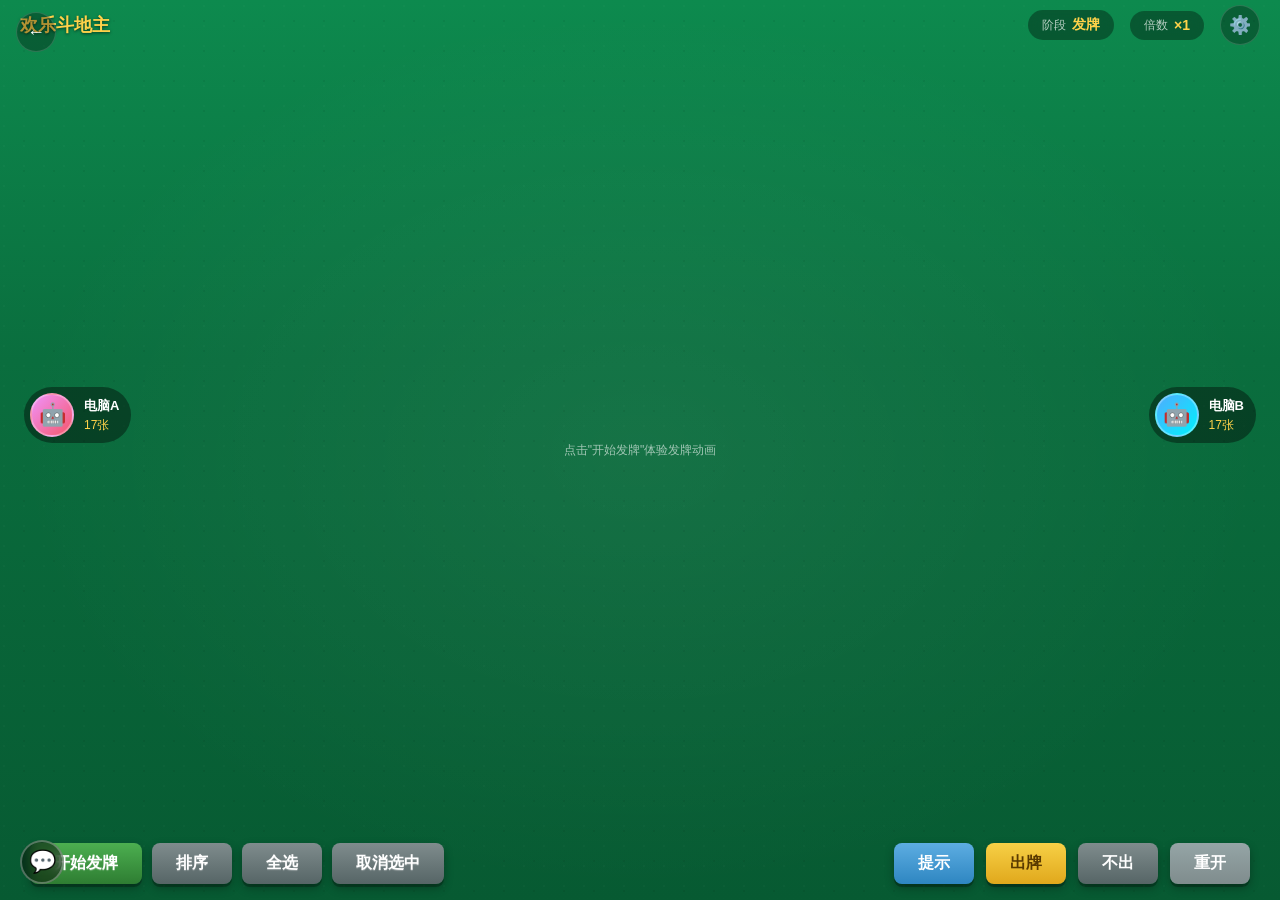
<file: M91s-Card-Games/src/doudizhu.html>
<!DOCTYPE html>
<html lang="zh-CN">
<head>
  <meta charset="UTF-8" />
  <meta name="viewport" content="width=device-width, initial-scale=1.0, maximum-scale=1.0, user-scalable=no, viewport-fit=cover" />
  <meta name="theme-color" content="#0a6e3e" />
  <meta name="apple-mobile-web-app-capable" content="yes" />
  <link rel="manifest" href="manifest.json" />
  <title>欢乐斗地主 - HappyCard</title>
  <link rel="stylesheet" href="css/reset.css" />
  <link rel="stylesheet" href="css/variables.css" />
  <link rel="stylesheet" href="css/cards.css" />
  <link rel="stylesheet" href="css/animations.css" />
  <link rel="stylesheet" href="css/hall.css" />
  <link rel="stylesheet" href="css/doudizhu.css" />
  <link rel="stylesheet" href="css/mobile.css" />
  <script>
    (function(){try{var t=localStorage.getItem('happycard_theme');if(t){t=JSON.parse(t);if(t)document.documentElement.setAttribute('data-theme',t);}}catch(e){}})();
  </script>
</head>
<body>
  <div id="app">
    <div class="ddz-container" id="gameContainer">
      <div class="game-topbar">
        <button class="icon-btn back-btn" id="backBtn" title="返回大厅">←</button>
        <div class="game-title">欢乐斗地主</div>
        <div class="game-info">
          <div class="info-chip">
            <span class="label">阶段</span>
            <span class="value" id="phaseLabel">发牌</span>
          </div>
          <div class="info-chip">
            <span class="label">倍数</span>
            <span class="value" id="multiplier">×1</span>
          </div>
          <button class="icon-btn" id="settingsBtn" title="设置">⚙️</button>
        </div>
      </div>

      <div class="player-seat left">
        <div class="seat-info seat-left">
          <div class="seat-avatar">🤖</div>
          <div style="display:flex;flex-direction:column;gap:2px;">
            <div class="seat-name">电脑A</div>
            <div class="seat-card-count" id="leftCount">17张</div>
          </div>
        </div>
        <div class="opponent-hand" id="leftHand"></div>
      </div>

      <div class="player-seat right">
        <div class="seat-info seat-right">
          <div class="seat-avatar">🤖</div>
          <div style="display:flex;flex-direction:column;gap:2px;">
            <div class="seat-name">电脑B</div>
            <div class="seat-card-count" id="rightCount">17张</div>
          </div>
        </div>
        <div class="opponent-hand" id="rightHand"></div>
      </div>

      <div class="landlord-cards" id="landlordCardsWrap" style="display:none;">
        <div>
          <div class="landlord-cards-label">底牌</div>
          <div style="display:flex;gap:8px;" id="bottomCards"></div>
        </div>
      </div>

      <div class="play-area" id="playArea">
        <div class="play-slot" id="leftPlay"></div>
        <div class="play-label" id="centerHint">点击"开始发牌"体验发牌动画</div>
        <div class="play-slot" id="rightPlay"></div>
      </div>

      <div class="player-seat bottom">
        <div class="hand-area" style="width:100%;display:flex;justify-content:center;">
          <div class="hand-cards" id="myHand"></div>
        </div>
      </div>

      <div class="bid-actions" id="bidActions" style="display:none;">
        <button class="bid-btn score-0 btn-press" data-score="0">不叫</button>
        <button class="bid-btn score-1 btn-press" data-score="1">1分</button>
        <button class="bid-btn score-2 btn-press" data-score="2">2分</button>
        <button class="bid-btn score-3 btn-press" data-score="3">3分</button>
      </div>

      <div class="action-bar">
        <button class="action-btn hint btn-press" id="hintBtn">提示</button>
        <button class="action-btn play btn-press" id="playBtn">出牌</button>
        <button class="action-btn pass btn-press" id="passBtn">不出</button>
        <button class="action-btn btn-press" style="background:linear-gradient(180deg,#95a5a6,#7f8c8d);color:#fff;" id="restartBtn">重开</button>
      </div>

      <div style="position:absolute;bottom:16px;left:30px;display:flex;gap:10px;z-index:10;">
        <button class="btn btn-success btn-press" id="dealBtn">开始发牌</button>
        <button class="btn btn-gray btn-press" id="sortBtn">排序</button>
        <button class="btn btn-gray btn-press" id="selectAllBtn">全选</button>
        <button class="btn btn-gray btn-press" id="clearSelBtn">取消选中</button>
      </div>

      <div class="result-overlay" id="resultOverlay" style="display:none;">
        <div class="result-panel modal-enter">
          <div class="result-title" id="resultTitle">游戏结束</div>
          <div class="result-subtitle" id="resultSubtitle"></div>
          <div class="result-detail" id="resultDetail"></div>
          <div class="result-actions">
            <button class="result-btn" id="resultReplayBtn">📹 查看回放</button>
            <button class="btn btn-primary btn-press" id="resultRestartBtn">再来一局</button>
            <button class="btn btn-gray btn-press" id="resultBackBtn">返回大厅</button>
          </div>
        </div>
      </div>
    </div>
  </div>

  <script src="js/data/constants.js"></script>
  <script src="js/data/config.js"></script>
  <script src="js/data/achievements.js"></script>
  <script src="js/utils/utils.js"></script>
  <script src="js/utils/storage.js"></script>
  <script src="js/utils/StatsManager.js"></script>
  <script src="js/utils/ReplayManager.js"></script>
  <script src="js/utils/EmojiChat.js"></script>
  <script src="js/core/EventBus.js"></script>
  <script src="js/core/Card.js"></script>
  <script src="js/core/Deck.js"></script>
  <script src="js/core/Hand.js"></script>
  <script src="js/rules/DoudizhuRule.js"></script>
  <script src="js/ui/Renderer.js"></script>
  <script src="js/ui/CardRenderer.js"></script>
  <script src="js/ui/Animation.js"></script>
  <script src="js/ui/SoundManager.js"></script>
  <script src="js/ui/UIManager.js"></script>
  <script src="js/ui/DebugPanel.js"></script>
  <script src="js/game/GameBase.js"></script>
  <script src="js/ai/CardCounter.js"></script>
  <script src="js/ai/HandEvaluator.js"></script>
  <script src="js/ai/DoudizhuAI.js"></script>
  <script src="js/game/DoudizhuGame.js"></script>

  <script>
    /**
     * 斗地主游戏页面 - 集成叫地主、AI出牌、轮转、胜负判定
     */
    class DoudizhuPage {
      constructor() {
        this.cardRenderer = new CardRenderer();
        this.game = null;
        this._speechTimers = {};
        this._bombCount = 0;
        this._rocketCount = 0;
        this._initGame();
        this._bindUI();
        this._initEmojiChat();
      }

      _initEmojiChat() {
        const container = document.getElementById('gameContainer');
        this.emojiChat = new EmojiChat(container, {
          onSend: (text) => {
            const mySeat = document.querySelector('.player-seat.bottom .seat-info');
            EmojiChat.showBubble(mySeat, text);
            sound.playClick();
            // 随机触发AI回应
            setTimeout(() => this._aiReact(text), 800 + Math.random() * 1500);
          }
        });
      }

      _aiReact(playerText) {
        if (!this.game || this.game.state !== 'playing') return;
        // 30%概率AI回应
        if (Math.random() > 0.3) return;
        const aiIdx = Math.random() < 0.5 ? 1 : 2;
        const seat = document.querySelectorAll('.player-seat')[aiIdx];
        if (!seat) return;
        const reactions = ['🤣', '👏', '😎', '👍', '打得好！', '快点吧~', '🤔', '💪'];
        const react = reactions[Math.floor(Math.random() * reactions.length)];
        EmojiChat.showBubble(seat.querySelector('.seat-info'), react);
      }

      _initGame() {
        this.game = new DoudizhuGame({
          container: '#gameContainer',
          gameType: 'doudizhu',
          onStateChange: (state) => this._onStateChange(state),
          onPlayCard: (idx, cards, info) => this._onPlayCard(idx, cards, info),
          onPass: (idx) => this._onPass(idx),
          onBid: (idx, score) => this._onBid(idx, score),
          onGameOver: (result) => this._onGameOver(result),
          onMessage: (msg) => uiManager.toast(msg)
        });

        if (window.Utils && window.Utils.isDebug() && window.DebugPanel) {
          this.debugPanel = new DebugPanel(this.game);
        }
      }

      _bindUI() {
        document.getElementById('backBtn').onclick = () => {
          sound.playClick();
          window.location.href = 'index.html';
        };
        document.getElementById('settingsBtn').onclick = () => {
          sound.playClick();
          this._openSettings();
        };
        document.getElementById('dealBtn').onclick = () => this._startGame();
        document.getElementById('restartBtn').onclick = () => this._restart();
        document.getElementById('resultRestartBtn').onclick = () => {
          sound.playClick();
          document.getElementById('resultOverlay').style.display = 'none';
          this._restart();
        };
        document.getElementById('resultBackBtn').onclick = () => {
          sound.playClick();
          window.location.href = 'index.html';
        };
        document.getElementById('resultReplayBtn').onclick = () => {
          sound.playClick();
          if (this._replayRecorder) {
            window.location.href = 'replay.html?id=' + this._replayRecorder.id;
          }
        };
        document.getElementById('sortBtn').onclick = () => {
          if (this.game && this.game.getMyHand()) {
            this.game.getMyHand().sort();
            this._renderMyHand();
          }
        };
        document.getElementById('selectAllBtn').onclick = () => {
          if (this.game && this.game.getMyHand()) {
            this.game.getMyHand().selectAll();
            this._renderMyHand();
          }
        };
        document.getElementById('clearSelBtn').onclick = () => {
          if (this.game && this.game.getMyHand()) {
            this.game.getMyHand().clearSelection();
            this._renderMyHand();
          }
        };
        document.getElementById('playBtn').onclick = () => this._onPlayerPlay();
        document.getElementById('passBtn').onclick = () => this._onPlayerPass();
        document.getElementById('hintBtn').onclick = () => this._onPlayerHint();
        document.querySelectorAll('.bid-btn').forEach(btn => {
          btn.onclick = () => {
            const score = parseInt(btn.dataset.score);
            sound.playBid();
            this.game.playerBid(score);
          };
        });

        const settings = storage.get('settings');
        if (settings) {
          sound.setEnabled(settings.sound !== false);
          sound.setVolume(settings.volume != null ? settings.volume : 0.6);
        }
      }

      _startGame() {
        sound.playClick();
        this._bombCount = 0;
        this._replayRecorder = replayManager.createRecorder('doudizhu');
        this._rocketCount = 0;
        document.getElementById('dealBtn').disabled = true;
        document.getElementById('centerHint').textContent = '发牌中...';
        this._clearAllPlaySlots();
        this._startDealAnimation(() => {
          this.game.startNewGame();
          if (this._replayRecorder && this.game.hands) {
            this._replayRecorder.recordDeal(this.game.hands, this.game.bottomCards);
          }
        });
      }

      _restart() {
        document.getElementById('phaseLabel').textContent = '准备';
        document.getElementById('multiplier').textContent = '×1';
        document.getElementById('dealBtn').textContent = '开始发牌';
        document.getElementById('resultOverlay').style.display = 'none';
        this._clearAllPlaySlots();
        this._removeLandlordBadges();
        this._startGame();
      }

      async _startDealAnimation(onComplete) {
        const tempDeck = new Deck(1);
        tempDeck.shuffle(5);
        const { hands, bottom } = tempDeck.deal(3, 17, 3);

        const myArea = document.getElementById('myHand');
        const leftArea = document.getElementById('leftHand');
        const rightArea = document.getElementById('rightHand');
        myArea.innerHTML = '';
        leftArea.innerHTML = '';
        rightArea.innerHTML = '';

        const allCards = [];
        const seq = [];
        for (let i = 0; i < 17; i++) {
          for (let p = 0; p < 3; p++) {
            allCards.push(hands[p][i]);
            seq.push(p);
          }
        }

        const center = document.querySelector('.play-area');
        const centerRect = center.getBoundingClientRect();
        const myRect = myArea.getBoundingClientRect();
        const leftRect = leftArea.getBoundingClientRect();
        const rightRect = rightArea.getBoundingClientRect();

        const targets = [
          { x: myRect.left, y: myRect.top },
          { x: leftRect.left, y: leftRect.top },
          { x: rightRect.left, y: rightRect.top }
        ];

        for (let i = 0; i < allCards.length; i++) {
          const p = seq[i];
          const tmp = document.createElement('div');
          tmp.className = 'card';
          tmp.style.cssText = `position:fixed;left:${centerRect.left + centerRect.width / 2 - 30}px;top:${centerRect.top}px;z-index:150;width:60px;height:84px;`;
          tmp.innerHTML = '<div class="card-back"></div>';
          document.body.appendChild(tmp);

          const tx = targets[p].x + (i % 17) * 2;
          const ty = targets[p].y;
          requestAnimationFrame(() => {
            tmp.style.transition = 'left 0.25s ease-out, top 0.25s ease-out, transform 0.25s';
            tmp.style.left = tx + 'px';
            tmp.style.top = ty + 'px';
          });

          sound.playDeal();
          await Utils.delay(25);
          tmp.remove();
        }

        this.cardRenderer.renderBacks(17, leftArea, { overlap: 18 });
        this.cardRenderer.renderBacks(17, rightArea, { overlap: 18 });
        document.getElementById('leftCount').textContent = '17张';
        document.getElementById('rightCount').textContent = '17张';

        if (onComplete) onComplete();
      }

      _onStateChange(state) {
        const phaseLabels = {
          [Constants.GameState.IDLE]: '准备',
          [Constants.GameState.DEALING]: '发牌',
          [Constants.GameState.BIDDING]: '叫地主',
          [Constants.GameState.ROBBING]: '抢地主',
          [Constants.GameState.DOUBLING]: '加倍',
          [Constants.GameState.PLAYING]: '出牌中',
          [Constants.GameState.SETTLING]: '结算',
          [Constants.GameState.FINISHED]: '结束'
        };
        document.getElementById('phaseLabel').textContent = phaseLabels[state] || state;

        const bidActions = document.getElementById('bidActions');
        if (state === Constants.GameState.BIDDING) {
          bidActions.style.display = 'flex';
          this._updateBidButtons();
        } else {
          bidActions.style.display = 'none';
        }

        if (state === Constants.GameState.PLAYING) {
          document.getElementById('dealBtn').textContent = '重新发牌';
          document.getElementById('dealBtn').disabled = false;
          document.getElementById('landlordCardsWrap').style.display = 'block';
          this._renderMyHand();
          this._renderBottomCards();
          this._updateLandlordBadges();
          this._updateTurnIndicator();
        }

        if (state === Constants.GameState.FINISHED) {
          this._updateTurnIndicator();
        }
      }

      _onBid(idx, score) {
        const name = this.game.players[idx].name;
        if (score === -1) {
          if (idx === 0) {
            document.getElementById('centerHint').textContent = '请选择叫分（不叫/1分/2分/3分）';
          } else {
            this._showSpeech(idx, '...');
          }
        } else {
          const text = score === 0 ? '不叫' : score + '分';
          this._showSpeech(idx, text);
          if (idx === 0) {
            document.getElementById('centerHint').textContent = '您叫了' + text;
          }
        }
        this._updateBidButtons();
        if (this._replayRecorder) this._replayRecorder.recordBid(idx, score);
      }

      _updateBidButtons() {
        const available = this.game.getAvailableBids();
        document.querySelectorAll('.bid-btn').forEach(btn => {
          const s = parseInt(btn.dataset.score);
          btn.disabled = !available.includes(s);
          btn.style.opacity = btn.disabled ? '0.4' : '1';
        });
      }

      _onPlayCard(idx, cards, info) {
        if (this._replayRecorder) this._replayRecorder.recordPlay(idx, cards, info);
        const name = this._getCardTypeName(info.type);
        this._renderPlayedCards(idx, cards);
        this._showSpeech(idx, name);
        this._updateCardCounts();
        this._clearOpponentPlaySlots(idx);

        // 音效与特效
        if (info.type === 'rocket') {
          sound.playRocket();
          animation.rocket();
          if (idx === 0) this._rocketCount++;
        } else if (info.type === 'bomb') {
          sound.playBomb();
          animation.boom();
          if (idx === 0) this._bombCount++;
        } else {
          sound.playPlayCard();
        }

        if (idx === 0) {
          this._renderMyHand();
        }
        this._updateTurnIndicator();

        if (this.game.lastPlay && this.game.lastPlay.player === idx) {
          document.getElementById('centerHint').textContent =
            this.game.players[idx].name + '出了' + name;
        }
      }

      _onPass(idx) {
        if (this._replayRecorder) this._replayRecorder.recordPass(idx);
        sound.playPass();
        this._showSpeech(idx, '不出');
        this._clearPlaySlot(idx);
        this._updateTurnIndicator();
        if (idx === 0) {
          document.getElementById('centerHint').textContent = '您选择不出';
        }
      }

      _onGameOver(result) {
        const winnerName = this.game.players[result.winner].name;
        const role = result.isLandlordWin ? '地主' : '农民';
        const iAmLandlord = this.game.players[0].role === 'landlord';
        const isWin = result.isLandlordWin ? iAmLandlord : !iAmLandlord;
        const msg = winnerName + '(' + role + ')获胜！';
        document.getElementById('centerHint').textContent = msg;

        // 音效与特效
        if (isWin) {
          sound.playWin();
          animation.coins(50);
        } else {
          sound.playLose();
        }

        this._showResultPanel(result, isWin, msg);
        this._saveStats(isWin, result);
        if (this._replayRecorder) {
          this._replayRecorder.recordGameOver({
            winner: result.winner,
            winnerRole: result.winnerRole,
            isLandlordWin: result.isLandlordWin,
            landlord: result.landlord,
            multiplier: result.multiplier
          });
          replayManager.save(this._replayRecorder);
        }

        setTimeout(() => {
          uiManager.toast(msg + ' 倍数×' + result.multiplier, 3000);
        }, 500);
      }

      _showResultPanel(result, isWin, msg) {
        const overlay = document.getElementById('resultOverlay');
        const title = document.getElementById('resultTitle');
        const subtitle = document.getElementById('resultSubtitle');
        const detail = document.getElementById('resultDetail');
        title.textContent = isWin ? '🎉 胜利！' : '😢 失败';
        title.className = 'result-title ' + (isWin ? 'win' : 'lose');
        subtitle.textContent = msg;
        const myRole = this.game.players[0].role === 'landlord' ? '地主' : '农民';
        let bombLine = '';
        if (this._bombCount > 0 || this._rocketCount > 0) {
          bombLine = '<div class="result-line">本局炸弹：<b>' + this._bombCount + '次</b>' +
            (this._rocketCount > 0 ? ' · 王炸<b>' + this._rocketCount + '次</b>' : '') + '</div>';
        }
        detail.innerHTML =
          '<div class="result-line">您的身份：<b>' + myRole + '</b></div>' +
          '<div class="result-line">倍数：<b>×' + result.multiplier + '</b></div>' +
          bombLine +
          '<div class="result-line">底牌：' + this.game.bottomCards.map(c => c.display).join(' ') + '</div>';
        overlay.style.display = 'flex';
      }

      _saveStats(isWin, result) {
        try {
          const role = this.game.players[0].role === 'landlord' ? 'landlord' : 'farmer';
          const scoreDelta = isWin ? result.multiplier * 10 : -result.multiplier * 10;
          const newly = statsManager.recordDoudizhu({
            isWin,
            multiplier: result.multiplier,
            role,
            bombs: this._bombCount,
            rockets: this._rocketCount,
            scoreDelta
          });

          const info = storage.get('player_info') || { coins: 1000 };
          info.coins = Math.max(0, (info.coins || 1000) + scoreDelta);
          storage.set('player_info', info);

          if (newly && newly.length > 0) {
            setTimeout(() => this._showAchievementUnlock(newly), 800);
          }
        } catch (e) { Utils.warn('保存战绩失败', e); }
      }

      _showAchievementUnlock(achievements) {
        achievements.forEach((a, i) => {
          setTimeout(() => {
            sound.playWin();
            const toast = document.createElement('div');
            toast.className = 'achievement-toast';
            toast.innerHTML =
              '<div class="ach-icon">' + a.icon + '</div>' +
              '<div class="ach-info">' +
              '<div class="ach-label">🏅 成就解锁</div>' +
              '<div class="ach-name">' + a.name + '</div>' +
              '<div class="ach-desc">' + a.desc + '</div>' +
              '</div>';
            document.body.appendChild(toast);
            setTimeout(() => toast.classList.add('show'), 10);
            setTimeout(() => {
              toast.classList.remove('show');
              setTimeout(() => toast.remove(), 500);
            }, 4000);
          }, i * 300);
        });
      }

      _openSettings() {
        const settings = storage.get('settings') || {
          difficulty: 'normal', sound: true, animation: true, volume: 0.6
        };
        const isDebug = Utils.isDebug();
        const content = document.createElement('div');
        content.innerHTML =
          '<div class="switch-row"><span>音效</span>' +
          '<div class="switch ' + (settings.sound ? 'on' : '') + '" id="setSound"></div></div>' +
          '<div class="switch-row"><span>动画特效</span>' +
          '<div class="switch ' + (settings.animation ? 'on' : '') + '" id="setAnim"></div></div>' +
          '<div class="switch-row"><span>音量</span>' +
          '<input type="range" min="0" max="1" step="0.1" value="' + (settings.volume != null ? settings.volume : 0.6) + '" id="setVol" style="width:120px;"></div>' +
          '<div class="switch-row"><span>🐛 调试模式 (Ctrl+Shift+D)</span>' +
          '<div class="switch ' + (isDebug ? 'on' : '') + '" id="setDebug"></div></div>';
        const box = uiManager.modal({ title: '游戏设置', content, buttons: [{ text: '保存', type: 'primary' }] });
        setTimeout(() => {
          content.querySelector('#setSound').onclick = (e) => {
            settings.sound = !settings.sound;
            e.currentTarget.classList.toggle('on', settings.sound);
          };
          content.querySelector('#setAnim').onclick = (e) => {
            settings.animation = !settings.animation;
            e.currentTarget.classList.toggle('on', settings.animation);
          };
          content.querySelector('#setVol').oninput = (e) => {
            settings.volume = parseFloat(e.target.value);
            sound.setVolume(settings.volume);
          };
          content.querySelector('#setDebug').onclick = (e) => {
            const newDebug = !Utils.isDebug();
            try { localStorage.setItem('happycard_debug', String(newDebug)); } catch (err) {}
            e.currentTarget.classList.toggle('on', newDebug);
            uiManager.toast(newDebug ? '调试模式已开启，按Ctrl+Shift+D打开面板' : '调试模式已关闭，刷新后生效');
          };
        }, 0);
        box.querySelector('.btn-primary').onclick = () => {
          storage.set('settings', settings);
          sound.setEnabled(settings.sound !== false);
          sound.setVolume(settings.volume != null ? settings.volume : 0.6);
          uiManager.toast('设置已保存');
          box.parentElement.classList.add('fade-out');
          setTimeout(() => box.parentElement.remove(), 250);
        };
      }

      _onPlayerPlay() {
        const myHand = this.game.getMyHand();
        if (!myHand) {
          uiManager.toast('请先开始游戏');
          return;
        }
        const selected = myHand.getSelected();
        if (selected.length === 0) {
          uiManager.toast('请先选择要出的牌');
          return;
        }
        const res = this.game.playerPlay(selected);
        if (!res.ok) {
          uiManager.toast(res.msg);
        } else {
          sound.playPlayCard();
          myHand.clearSelection();
        }
      }

      _onPlayerPass() {
        if (!this.game.getMyHand()) return;
        const res = this.game.playerPass();
        if (!res.ok) {
          uiManager.toast(res.msg);
        } else {
          sound.playPass();
        }
      }

      _onPlayerHint() {
        const myHand = this.game.getMyHand();
        if (!myHand || this.game.state !== Constants.GameState.PLAYING) {
          uiManager.toast('当前不是出牌阶段');
          return;
        }
        if (this.game.currentPlayer !== 0) {
          uiManager.toast('还没轮到您');
          return;
        }
        const lastCards = (this.game.lastPlay && this.game.lastPlay.player !== 0)
          ? this.game.lastPlay.cards : null;
        const hints = DoudizhuRule.findHints(myHand, lastCards);
        if (!hints || hints.length === 0) {
          uiManager.toast('没有能压过的牌，请选择"不出"');
          return;
        }
        myHand.clearSelection();
        hints[0].forEach(c => myHand.select(c));
        this._renderMyHand();
        const name = this._getCardTypeName(DoudizhuRule.judge(hints[0]).type);
        uiManager.toast('提示：' + name + '（共' + hints.length + '种选择）');
      }

      _renderMyHand() {
        const area = document.getElementById('myHand');
        const myHand = this.game.getMyHand();
        if (myHand) {
          this.cardRenderer.renderHand(myHand, area, {
            faceUp: true,
            selectable: true,
            overlap: 24
          });
        }
      }

      _renderBottomCards() {
        const wrap = document.getElementById('bottomCards');
        wrap.innerHTML = '';
        this.game.bottomCards.forEach(c => {
          const el = this.cardRenderer.createCardEl(c, { size: 'normal', faceUp: true });
          el.style.position = 'relative';
          wrap.appendChild(el);
        });
      }

      _renderPlayedCards(idx, cards) {
        const slotId = ['myPlay', 'leftPlay', 'rightPlay'][idx];
        let slot = document.getElementById(slotId);
        if (!slot) {
          const area = document.getElementById('playArea');
          slot = document.createElement('div');
          slot.id = slotId;
          slot.className = 'play-slot';
          if (idx === 0) area.appendChild(slot);
          else if (idx === 1) area.insertBefore(slot, area.firstChild);
          else area.appendChild(slot);
        }
        slot.innerHTML = '';
        this.cardRenderer.renderPlayedCards(cards, slot);
      }

      _clearPlaySlot(idx) {
        const slotId = ['myPlay', 'leftPlay', 'rightPlay'][idx];
        const slot = document.getElementById(slotId);
        if (slot) slot.innerHTML = '';
      }

      _clearOpponentPlaySlots(exceptIdx) {
        // 当有人出牌时，清空其他人的出牌区（轮转展示）
        for (let i = 0; i < 3; i++) {
          if (i !== exceptIdx) this._clearPlaySlot(i);
        }
      }

      _clearAllPlaySlots() {
        for (let i = 0; i < 3; i++) this._clearPlaySlot(i);
      }

      _updateCardCounts() {
        for (let i = 0; i < 3; i++) {
          if (i === 0) continue;
          const count = this.game.hands[i].cards.length;
          const id = i === 1 ? 'leftCount' : 'rightCount';
          document.getElementById(id).textContent = count + '张';
          const area = i === 1 ? document.getElementById('leftHand') : document.getElementById('rightHand');
          area.innerHTML = '';
          this.cardRenderer.renderBacks(count, area, { overlap: 18 });
        }
      }

      _updateLandlordBadges() {
        this._removeLandlordBadges();
        if (this.game.landlord < 0) return;
        const seatEls = [
          document.querySelector('.player-seat.bottom .seat-info'),
          document.querySelector('.player-seat.left .seat-info'),
          document.querySelector('.player-seat.right .seat-info')
        ];
        const badge = document.createElement('div');
        badge.className = 'landlord-badge';
        badge.textContent = '地主';
        if (seatEls[this.game.landlord]) {
          seatEls[this.game.landlord].appendChild(badge);
        }
        document.getElementById('multiplier').textContent = '×' + this.game.multiplier;
      }

      _removeLandlordBadges() {
        document.querySelectorAll('.landlord-badge').forEach(b => b.remove());
      }

      _updateTurnIndicator() {
        for (let i = 0; i < 3; i++) {
          const seat = document.querySelectorAll('.player-seat')[i];
          if (seat) {
            seat.style.outline = '';
            seat.style.boxShadow = '';
          }
        }
        if (this.game.state === Constants.GameState.PLAYING) {
          const seat = document.querySelectorAll('.player-seat')[this.game.currentPlayer];
          if (seat) {
            seat.style.outline = '3px solid ' + (this.game.currentPlayer === 0 ? '#f7d046' : '#fff');
            seat.style.outlineOffset = '4px';
            seat.style.borderRadius = '16px';
          }
        }
      }

      _showSpeech(idx, text) {
        if (this._speechTimers[idx]) {
          clearTimeout(this._speechTimers[idx]);
          const old = document.getElementById('speech' + idx);
          if (old) old.remove();
        }
        const seats = document.querySelectorAll('.player-seat');
        if (!seats[idx]) return;
        const bubble = document.createElement('div');
        bubble.id = 'speech' + idx;
        bubble.className = 'speech-bubble';
        bubble.textContent = text;
        const rect = seats[idx].getBoundingClientRect();
        const containerRect = document.getElementById('gameContainer').getBoundingClientRect();
        bubble.style.left = (rect.left - containerRect.left + rect.width / 2 - 40) + 'px';
        bubble.style.top = (rect.top - containerRect.top - 40) + 'px';
        document.getElementById('gameContainer').appendChild(bubble);
        this._speechTimers[idx] = setTimeout(() => bubble.remove(), 1800);
      }

      _getCardTypeName(type) {
        return (typeof CARD_TYPE_NAME !== 'undefined' && CARD_TYPE_NAME[type]) || type;
      }
    }

    document.addEventListener('DOMContentLoaded', () => {
      window.page = new DoudizhuPage();
    });
  </script>
  <script>
    if ('serviceWorker' in navigator) {
      window.addEventListener('load', () => { navigator.serviceWorker.register('sw.js').catch(() => {}); });
    }
  </script>
</body>
</html>
</file>
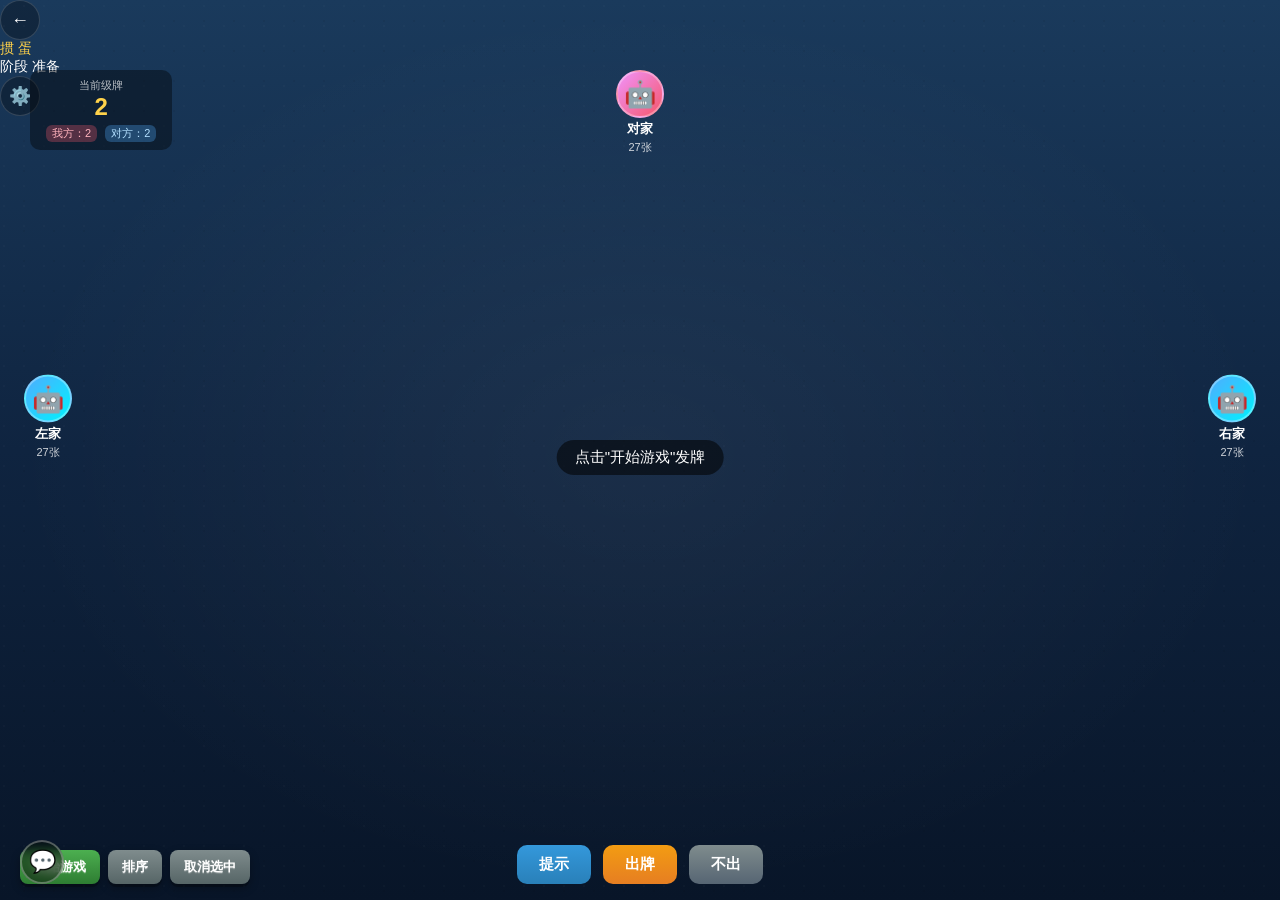
<file: M91s-Card-Games/src/guandan.html>
<!DOCTYPE html>
<html lang="zh-CN">
<head>
  <meta charset="UTF-8" />
  <meta name="viewport" content="width=device-width, initial-scale=1.0, maximum-scale=1.0, user-scalable=no, viewport-fit=cover" />
  <meta name="theme-color" content="#0a6e3e" />
  <meta name="apple-mobile-web-app-capable" content="yes" />
  <link rel="manifest" href="manifest.json" />
  <title>掼蛋 - HappyCard</title>
  <link rel="stylesheet" href="css/reset.css" />
  <link rel="stylesheet" href="css/variables.css" />
  <link rel="stylesheet" href="css/cards.css" />
  <link rel="stylesheet" href="css/animations.css" />
  <link rel="stylesheet" href="css/hall.css" />
  <link rel="stylesheet" href="css/guandan.css" />
  <link rel="stylesheet" href="css/mobile.css" />
  <script>
    (function(){try{var t=localStorage.getItem('happycard_theme');if(t){t=JSON.parse(t);if(t)document.documentElement.setAttribute('data-theme',t);}}catch(e){}})();
  </script>
</head>
<body>
  <div id="app">
    <div class="gd-container" id="gameContainer">
      <div class="game-topbar">
        <button class="icon-btn back-btn" id="backBtn" title="返回大厅">←</button>
        <div class="game-title" style="color:var(--color-gold);">掼 蛋</div>
        <div class="game-info">
          <div class="info-chip">
            <span class="label">阶段</span>
            <span class="value" id="phaseLabel">准备</span>
          </div>
          <button class="icon-btn" id="settingsBtn" title="设置">⚙️</button>
        </div>
      </div>

      <!-- 级牌与双方等级 -->
      <div class="level-display">
        <div class="level-label">当前级牌</div>
        <div class="level-value" id="levelValue">2</div>
        <div class="team-levels">
          <span class="tl a" id="teamALevel">我方：2</span>
          <span class="tl b" id="teamBLevel">对方：2</span>
        </div>
      </div>

      <!-- 对家（上方，队友） -->
      <div class="gd-seat partner" id="seat3">
        <div class="seat-info">
          <div class="seat-avatar team-a">🤖</div>
          <div class="seat-name">对家</div>
          <div class="seat-count" id="count3">27张</div>
        </div>
        <div class="opponent-hand" id="hand3"></div>
      </div>

      <!-- 左家 -->
      <div class="gd-seat left" id="seat1">
        <div class="seat-info">
          <div class="seat-avatar team-b">🤖</div>
          <div class="seat-name">左家</div>
          <div class="seat-count" id="count1">27张</div>
        </div>
        <div class="opponent-hand" id="hand1"></div>
      </div>

      <!-- 右家 -->
      <div class="gd-seat right" id="seat2">
        <div class="seat-info">
          <div class="seat-avatar team-b">🤖</div>
          <div class="seat-name">右家</div>
          <div class="seat-count" id="count2">27张</div>
        </div>
        <div class="opponent-hand" id="hand2"></div>
      </div>

      <!-- 出牌区 -->
      <div class="gd-play-area">
        <div class="gd-play-slot partner" id="play3"></div>
        <div class="gd-play-slot left" id="play1"></div>
        <div class="gd-center-hint" id="centerHint">点击"开始游戏"发牌</div>
        <div class="gd-play-slot right" id="play2"></div>
        <div class="gd-play-slot me" id="play0"></div>
      </div>

      <!-- 我的手牌 -->
      <div class="gd-my-hand">
        <div class="hand-cards" id="myHand"></div>
      </div>

      <!-- 工具栏 -->
      <div class="gd-toolbar">
        <button class="btn btn-success btn-press" id="dealBtn">开始游戏</button>
        <button class="btn btn-gray btn-press" id="sortBtn">排序</button>
        <button class="btn btn-gray btn-press" id="clearSelBtn">取消选中</button>
      </div>

      <!-- 操作栏 -->
      <div class="gd-action-bar">
        <button class="action-btn hint btn-press" id="hintBtn">提示</button>
        <button class="action-btn play btn-press" id="playBtn">出牌</button>
        <button class="action-btn pass btn-press" id="passBtn">不出</button>
      </div>

      <!-- 结算面板 -->
      <div class="gd-result" id="resultPanel" style="display:none;">
        <h2 id="resultTitle">本局结束</h2>
        <div id="resultRanks"></div>
        <div class="level-info" id="resultLevel"></div>
        <div style="display:flex;gap:12px;justify-content:center;">
          <button class="btn btn-primary btn-press" id="nextHandBtn">下一局</button>
          <button class="result-btn" id="resultReplayBtn">📹 查看回放</button>
          <button class="btn btn-gray btn-press" id="resultBackBtn">返回大厅</button>
        </div>
      </div>
    </div>
  </div>

  <script src="js/data/constants.js"></script>
  <script src="js/data/config.js"></script>
  <script src="js/data/achievements.js"></script>
  <script src="js/utils/utils.js"></script>
  <script src="js/utils/storage.js"></script>
  <script src="js/utils/StatsManager.js"></script>
  <script src="js/utils/ReplayManager.js"></script>
  <script src="js/utils/EmojiChat.js"></script>
  <script src="js/core/EventBus.js"></script>
  <script src="js/core/Card.js"></script>
  <script src="js/core/Deck.js"></script>
  <script src="js/core/Hand.js"></script>
  <script src="js/rules/GuandanRule.js"></script>
  <script src="js/ui/Renderer.js"></script>
  <script src="js/ui/CardRenderer.js"></script>
  <script src="js/ui/Animation.js"></script>
  <script src="js/ui/SoundManager.js"></script>
  <script src="js/ui/UIManager.js"></script>
  <script src="js/ui/DebugPanel.js"></script>
  <script src="js/game/GameBase.js"></script>
  <script src="js/ai/CardCounter.js"></script>
  <script src="js/ai/HandEvaluator.js"></script>
  <script src="js/ai/GuandanAI.js"></script>
  <script src="js/game/GuandanGame.js"></script>

  <script>
    /**
     * 掼蛋游戏页面 - 4人2v2、进贡还贡、出牌轮转、名次判定与升级
     */
    class GuandanPage {
      constructor() {
        this.cardRenderer = new CardRenderer();
        this.game = null;
        this._speechTimers = {};
        this._bombCount = 0;
        this._straightFlushCount = 0;
        this._skyBombCount = 0;
        this._initGame();
        this._bindUI();
        this._initEmojiChat();
      }

      _initEmojiChat() {
        const container = document.getElementById('gameContainer');
        this.emojiChat = new EmojiChat(container, {
          onSend: (text) => {
            const mySeat = document.querySelector('.gd-my-hand');
            if (mySeat) {
              mySeat.style.position = 'relative';
              EmojiChat.showBubble(mySeat, text);
            }
            sound.playClick();
            setTimeout(() => this._aiReact(text), 800 + Math.random() * 1500);
          }
        });
      }

      _aiReact() {
        if (!this.game || this.game.state !== 'playing') return;
        if (Math.random() > 0.3) return;
        const aiIds = ['seat1', 'seat2', 'seat3'];
        const seatId = aiIds[Math.floor(Math.random() * aiIds.length)];
        const seat = document.getElementById(seatId);
        if (!seat) return;
        const reactions = ['🤣', '👏', '😎', '👍', '打得好！', '配合不错', '🤔', '💪', '炸！'];
        const react = reactions[Math.floor(Math.random() * reactions.length)];
        const seatInfo = seat.querySelector('.seat-info') || seat;
        EmojiChat.showBubble(seatInfo, react);
      }

      _initGame() {
        this.game = new GuandanGame({
          container: '#gameContainer',
          gameType: 'guandan',
          onStateChange: (s) => this._onStateChange(s),
          onPlayCard: (idx, cards, info) => this._onPlayCard(idx, cards, info),
          onPass: (idx) => this._onPass(idx),
          onGameOver: (r) => this._onGameOver(r),
          onMatchOver: (r) => this._onMatchOver(r),
          onTribute: (from, to, card, kind) => this._onTribute(from, to, card, kind),
          onLevelChange: (r) => this._onLevelChange(r),
          onMessage: (msg) => this._toast(msg)
        });

        if (window.Utils && window.Utils.isDebug() && window.DebugPanel) {
          this.debugPanel = new DebugPanel(this.game);
        }
      }

      _bindUI() {
        document.getElementById('backBtn').onclick = () => {
          if (typeof sound !== 'undefined') sound.playClick();
          window.location.href = 'index.html';
        };
        document.getElementById('settingsBtn').onclick = () => {
          if (typeof sound !== 'undefined') sound.playClick();
          this._openSettings();
        };
        document.getElementById('resultBackBtn').onclick = () => {
          if (typeof sound !== 'undefined') sound.playClick();
          window.location.href = 'index.html';
        };
        document.getElementById('dealBtn').onclick = () => this._startGame();
        document.getElementById('sortBtn').onclick = () => {
          const h = this.game.getMyHand();
          if (h) { h.sort(); this._renderMyHand(); }
        };
        document.getElementById('clearSelBtn').onclick = () => {
          const h = this.game.getMyHand();
          if (h) { h.clearSelection(); this._renderMyHand(); }
        };
        document.getElementById('playBtn').onclick = () => this._onPlayerPlay();
        document.getElementById('passBtn').onclick = () => this._onPlayerPass();
        document.getElementById('hintBtn').onclick = () => this._onPlayerHint();
        document.getElementById('nextHandBtn').onclick = () => this._nextHand();
        document.getElementById('resultReplayBtn').onclick = () => {
          if (typeof sound !== 'undefined') sound.playClick();
          if (this._replayRecorder) {
            window.location.href = 'replay.html?id=' + this._replayRecorder.id;
          }
        };

        const settings = storage.get('settings');
        if (settings) {
          sound.setEnabled(settings.sound !== false);
          sound.setVolume(settings.volume != null ? settings.volume : 0.6);
        }
      }

      _startGame() {
        this._replayRecorder = replayManager.createRecorder('guandan');
        this._bombCount = 0;
        this._straightFlushCount = 0;
        this._skyBombCount = 0;
        document.getElementById('dealBtn').disabled = true;
        document.getElementById('resultPanel').style.display = 'none';
        document.getElementById('centerHint').textContent = '发牌中...';
        this._clearAllPlaySlots();
        // 简单发牌动画后开始
        setTimeout(() => {
          this.game.startNewGame();
          if (this._replayRecorder && this.game.hands) {
            this._replayRecorder.recordDeal(this.game.hands, []);
          }
        }, 400);
      }

      _nextHand() {
        this._replayRecorder = replayManager.createRecorder('guandan');
        this._bombCount = 0;
        this._straightFlushCount = 0;
        this._skyBombCount = 0;
        document.getElementById('resultPanel').style.display = 'none';
        this._clearAllPlaySlots();
        this.game.startNewGame();
        if (this._replayRecorder && this.game.hands) {
          this._replayRecorder.recordDeal(this.game.hands, []);
        }
      }

      /* ---------------- 状态与回调 ---------------- */

      _onStateChange(state) {
        const labels = {
          [Constants.GameState.IDLE]: '准备',
          [Constants.GameState.DEALING]: '发牌',
          [Constants.GameState.BIDDING]: '进贡',
          [Constants.GameState.PLAYING]: '出牌中',
          [Constants.GameState.SETTLING]: '结算',
          [Constants.GameState.FINISHED]: '结束'
        };
        document.getElementById('phaseLabel').textContent = labels[state] || state;
        if (state === Constants.GameState.PLAYING) {
          document.getElementById('dealBtn').disabled = false;
          this._renderMyHand();
          for (let i = 1; i <= 3; i++) this._renderOpponentBacks(i);
          this._updateLevelDisplay();
          this._updateTurnIndicator();
        }
      }

      _onPlayCard(idx, cards, info) {
        if (this._replayRecorder) this._replayRecorder.recordPlay(idx, cards, info);
        this._renderPlayedCards(idx, cards);
        this._showSpeech(idx, this._cardTypeName(info.type));
        this._updateAllCounts();
        if (idx === 0) this._renderMyHand();
        this._clearOtherPlaySlots(idx);
        this._updateTurnIndicator();

        // 音效与特效
        if (info.type === 'sky_bomb') {
          sound.playRocket();
          animation.rocket();
          if (idx === 0) this._skyBombCount++;
        } else if (info.type === 'straight_flush') {
          sound.playBomb();
          animation.boom(null, '同花顺');
          if (idx === 0) this._straightFlushCount++;
        } else if (info.type === 'bomb') {
          sound.playBomb();
          animation.boom();
          if (idx === 0) this._bombCount++;
        } else {
          sound.playPlayCard();
        }

        if (this.game.lastPlay && this.game.lastPlay.player === idx) {
          document.getElementById('centerHint').textContent =
            this.game.players[idx].name + '出了' + this._cardTypeName(info.type);
        }
      }

      _onPass(idx) {
        if (this._replayRecorder) this._replayRecorder.recordPass(idx);
        sound.playPass();
        this._showSpeech(idx, '不出');
        this._clearPlaySlot(idx);
        this._updateTurnIndicator();
        if (idx === 0) {
          document.getElementById('centerHint').textContent = '您选择不出';
        }
      }

      _onTribute(from, to, card, kind) {
        if (this._replayRecorder) this._replayRecorder.recordTribute(from, to, [card]);
        const text = kind === 'tribute' ? '进贡' : '还贡';
        this._toast(this.game.players[from].name + '向' + this.game.players[to].name + text + '：' + card.display);
      }

      _onLevelChange(r) {
        this._updateLevelDisplay();
      }

      _onGameOver(r) {
        this._updateTurnIndicator();
        const isWin = r.winTeam === 0;
        const panel = document.getElementById('resultPanel');
        const ranksDiv = document.getElementById('resultRanks');
        const title = document.getElementById('resultTitle');
        const levelDiv = document.getElementById('resultLevel');
        ranksDiv.innerHTML = '';
        r.placements.forEach((pidx, rank) => {
          const row = document.createElement('div');
          row.className = 'rank-row' + (this.game.teamOf[pidx] === r.winTeam ? ' win' : '');
          row.textContent = '第' + (rank + 1) + '名：' + this.game.players[pidx].name +
            '（' + (this.game.teamOf[pidx] === 0 ? '我方' : '对方') + '）';
          ranksDiv.appendChild(row);
        });
        title.textContent = (r.winTeam === 0 ? '🎉 我方获胜！' : '😢 对方获胜');
        title.style.color = isWin ? 'var(--color-gold)' : 'var(--color-red)';
        levelDiv.textContent = '升' + r.upLevel + '级，下局打 ' +
          GuandanRule.valueToLevelDisplay(r.teamLevel[r.winTeam]);
        panel.style.display = 'block';
        document.getElementById('centerHint').textContent = r.message;

        // 音效与特效
        if (isWin) {
          sound.playWin();
          animation.coins(40);
        } else {
          sound.playLose();
        }
        this._saveStats(isWin, r);
        if (this._replayRecorder) {
          this._replayRecorder.recordGameOver({
            winTeam: r.winTeam,
            upLevel: r.upLevel,
            placements: r.placements,
            teamLevel: r.teamLevel,
            levelValue: r.levelValue
          });
          replayManager.save(this._replayRecorder);
        }
      }

      _onMatchOver(r) {
        document.getElementById('resultTitle').textContent =
          (r.winTeam === 0 ? '我方' : '对方') + '打A成功，整场胜利！';
      }

      /* ---------------- 玩家操作 ---------------- */

      _onPlayerPlay() {
        const myHand = this.game.getMyHand();
        if (!myHand) { this._toast('请先开始游戏'); return; }
        const selected = myHand.getSelected();
        if (selected.length === 0) { this._toast('请先选择要出的牌'); return; }
        const res = this.game.playerPlay(selected);
        if (!res.ok) { this._toast(res.msg); }
        else {
          myHand.clearSelection();
          sound.playPlayCard();
        }
      }

      _onPlayerPass() {
        if (!this.game.getMyHand()) return;
        const res = this.game.playerPass();
        if (!res.ok) this._toast(res.msg);
        else sound.playPass();
      }

      _onPlayerHint() {
        const myHand = this.game.getMyHand();
        if (!myHand || this.game.state !== Constants.GameState.PLAYING) {
          this._toast('当前不是出牌阶段'); return;
        }
        if (this.game.currentPlayer !== 0) { this._toast('还没轮到您'); return; }
        const lastCards = (this.game.lastPlay && this.game.lastPlay.player !== 0)
          ? this.game.lastPlay.cards : null;
        const hints = GuandanRule.findHints(myHand, lastCards, this.game.currentLevelValue);
        if (!hints || hints.length === 0) {
          this._toast('没有能压过的牌，请选择"不出"'); return;
        }
        myHand.clearSelection();
        hints[0].forEach(c => myHand.select(c));
        this._renderMyHand();
        const name = this._cardTypeName(GuandanRule.judge(hints[0], this.game.currentLevelValue).type);
        this._toast('提示：' + name + '（共' + hints.length + '种选择）');
      }

      /* ---------------- 渲染 ---------------- */

      _renderMyHand() {
        const area = document.getElementById('myHand');
        const myHand = this.game.getMyHand();
        if (myHand) {
          this.cardRenderer.renderHand(myHand, area, { faceUp: true, selectable: true, overlap: 26 });
          // 标记逢人配
          myHand.cards.forEach(c => {
            if (c.isWild) {
              const el = area.querySelector('[data-card-id="' + c.id + '"]');
              if (el) el.classList.add('wild-card');
            }
          });
        }
      }

      _renderOpponentBacks(idx) {
        const area = document.getElementById('hand' + idx);
        if (!area) return;
        area.innerHTML = '';
        const count = this.game.hands[idx].cards.length;
        this.cardRenderer.renderBacks(count, area, { overlap: 14 });
      }

      _renderPlayedCards(idx, cards) {
        const slot = document.getElementById('play' + idx);
        if (!slot) return;
        slot.innerHTML = '';
        this.cardRenderer.renderPlayedCards(cards, slot);
        cards.forEach(c => {
          if (c.isWild) {
            const el = slot.querySelector('[data-card-id="' + c.id + '"]');
            if (el) el.classList.add('wild-card');
          }
        });
      }

      _clearPlaySlot(idx) {
        const slot = document.getElementById('play' + idx);
        if (slot) slot.innerHTML = '';
      }

      _clearOtherPlaySlots(exceptIdx) {
        for (let i = 0; i < 4; i++) {
          if (i !== exceptIdx) this._clearPlaySlot(i);
        }
      }

      _clearAllPlaySlots() {
        for (let i = 0; i < 4; i++) this._clearPlaySlot(i);
      }

      _updateAllCounts() {
        for (let i = 0; i < 4; i++) {
          const count = this.game.hands[i].cards.length;
          if (i === 0) continue;
          document.getElementById('count' + i).textContent = count + '张';
          if (count === 0) {
            document.getElementById('hand' + i).innerHTML = '';
          } else {
            this._renderOpponentBacks(i);
          }
        }
      }

      _updateLevelDisplay() {
        document.getElementById('levelValue').textContent = this.game.getLevelDisplay();
        document.getElementById('teamALevel').textContent =
          '我方：' + GuandanRule.valueToLevelDisplay(this.game.teamLevel[0]);
        document.getElementById('teamBLevel').textContent =
          '对方：' + GuandanRule.valueToLevelDisplay(this.game.teamLevel[1]);
      }

      _updateTurnIndicator() {
        for (let i = 0; i < 4; i++) {
          const seat = document.getElementById('seat' + i);
          if (seat) seat.classList.remove('active');
        }
        if (this.game.state === Constants.GameState.PLAYING) {
          const seat = document.getElementById('seat' + this.game.currentPlayer);
          if (seat) seat.classList.add('active');
        }
      }

      _showSpeech(idx, text) {
        if (this._speechTimers[idx]) {
          clearTimeout(this._speechTimers[idx]);
          const old = document.getElementById('speech' + idx);
          if (old) old.remove();
        }
        const seat = document.getElementById('seat' + idx);
        if (!seat) return;
        const bubble = document.createElement('div');
        bubble.id = 'speech' + idx;
        bubble.className = 'speech-bubble';
        bubble.textContent = text;
        const rect = seat.getBoundingClientRect();
        const cr = document.getElementById('gameContainer').getBoundingClientRect();
        bubble.style.left = (rect.left - cr.left + rect.width / 2 - 40) + 'px';
        bubble.style.top = (rect.top - cr.top - 36) + 'px';
        document.getElementById('gameContainer').appendChild(bubble);
        this._speechTimers[idx] = setTimeout(() => bubble.remove(), 1600);
      }

      _cardTypeName(type) {
        return (typeof CARD_TYPE_NAME !== 'undefined' && CARD_TYPE_NAME[type]) || type;
      }

      _toast(msg) {
        if (typeof uiManager !== 'undefined' && uiManager.toast) {
          uiManager.toast(msg);
        } else {
          const h = document.getElementById('centerHint');
          if (h) h.textContent = msg;
        }
      }

      _saveStats(isWin, r) {
        try {
          const scoreDelta = r.upLevel * (isWin ? 1 : -1);
          const levelDisplay = GuandanRule.valueToLevelDisplay(r.teamLevel[r.winTeam]);
          const newly = statsManager.recordGuandan({
            isWin,
            upLevel: r.upLevel,
            bombs: this._bombCount,
            straightFlushes: this._straightFlushCount,
            skyBombs: this._skyBombCount,
            levelValue: r.levelValue,
            levelDisplay,
            scoreDelta
          });
          if (newly && newly.length > 0) {
            setTimeout(() => this._showAchievementUnlock(newly), 800);
          }
        } catch (e) { Utils.warn('保存战绩失败', e); }
      }

      _showAchievementUnlock(achievements) {
        achievements.forEach((a, i) => {
          setTimeout(() => {
            sound.playWin();
            const toast = document.createElement('div');
            toast.className = 'achievement-toast';
            toast.innerHTML =
              '<div class="ach-icon">' + a.icon + '</div>' +
              '<div class="ach-info">' +
              '<div class="ach-label">🏅 成就解锁</div>' +
              '<div class="ach-name">' + a.name + '</div>' +
              '<div class="ach-desc">' + a.desc + '</div>' +
              '</div>';
            document.body.appendChild(toast);
            setTimeout(() => toast.classList.add('show'), 10);
            setTimeout(() => {
              toast.classList.remove('show');
              setTimeout(() => toast.remove(), 500);
            }, 4000);
          }, i * 300);
        });
      }

      _openSettings() {
        const settings = storage.get('settings') || {
          difficulty: 'normal', sound: true, animation: true, volume: 0.6
        };
        const isDebug = Utils.isDebug();
        const content = document.createElement('div');
        content.innerHTML =
          '<div class="switch-row"><span>音效</span>' +
          '<div class="switch ' + (settings.sound !== false ? 'on' : '') + '" id="setSound"></div></div>' +
          '<div class="switch-row"><span>动画特效</span>' +
          '<div class="switch ' + (settings.animation !== false ? 'on' : '') + '" id="setAnim"></div></div>' +
          '<div class="switch-row"><span>音量</span>' +
          '<input type="range" min="0" max="1" step="0.1" value="' + (settings.volume != null ? settings.volume : 0.6) + '" id="setVol" style="width:120px;"></div>' +
          '<div class="switch-row"><span>🐛 调试模式 (Ctrl+Shift+D)</span>' +
          '<div class="switch ' + (isDebug ? 'on' : '') + '" id="setDebug"></div></div>';
        const box = uiManager.modal({ title: '游戏设置', content, buttons: [{ text: '保存', type: 'primary' }] });
        setTimeout(() => {
          content.querySelector('#setSound').onclick = (e) => {
            settings.sound = !settings.sound;
            e.currentTarget.classList.toggle('on', settings.sound);
          };
          content.querySelector('#setAnim').onclick = (e) => {
            settings.animation = !settings.animation;
            e.currentTarget.classList.toggle('on', settings.animation);
          };
          content.querySelector('#setVol').oninput = (e) => {
            settings.volume = parseFloat(e.target.value);
            sound.setVolume(settings.volume);
          };
          content.querySelector('#setDebug').onclick = (e) => {
            const newDebug = !Utils.isDebug();
            try { localStorage.setItem('happycard_debug', String(newDebug)); } catch (err) {}
            e.currentTarget.classList.toggle('on', newDebug);
            uiManager.toast(newDebug ? '调试模式已开启，按Ctrl+Shift+D打开面板' : '调试模式已关闭，刷新后生效');
          };
        }, 0);
        box.querySelector('.btn-primary').onclick = () => {
          storage.set('settings', settings);
          sound.setEnabled(settings.sound !== false);
          sound.setVolume(settings.volume != null ? settings.volume : 0.6);
          if (settings.animation === false && animation && animation.stop) animation.stop();
          uiManager.toast('设置已保存');
          box.parentElement.classList.add('fade-out');
          setTimeout(() => box.parentElement.remove(), 250);
        };
      }
    }

    document.addEventListener('DOMContentLoaded', () => {
      window.page = new GuandanPage();
    });
  </script>
  <script>
    if ('serviceWorker' in navigator) {
      window.addEventListener('load', () => { navigator.serviceWorker.register('sw.js').catch(() => {}); });
    }
  </script>
</body>
</html>
</file>
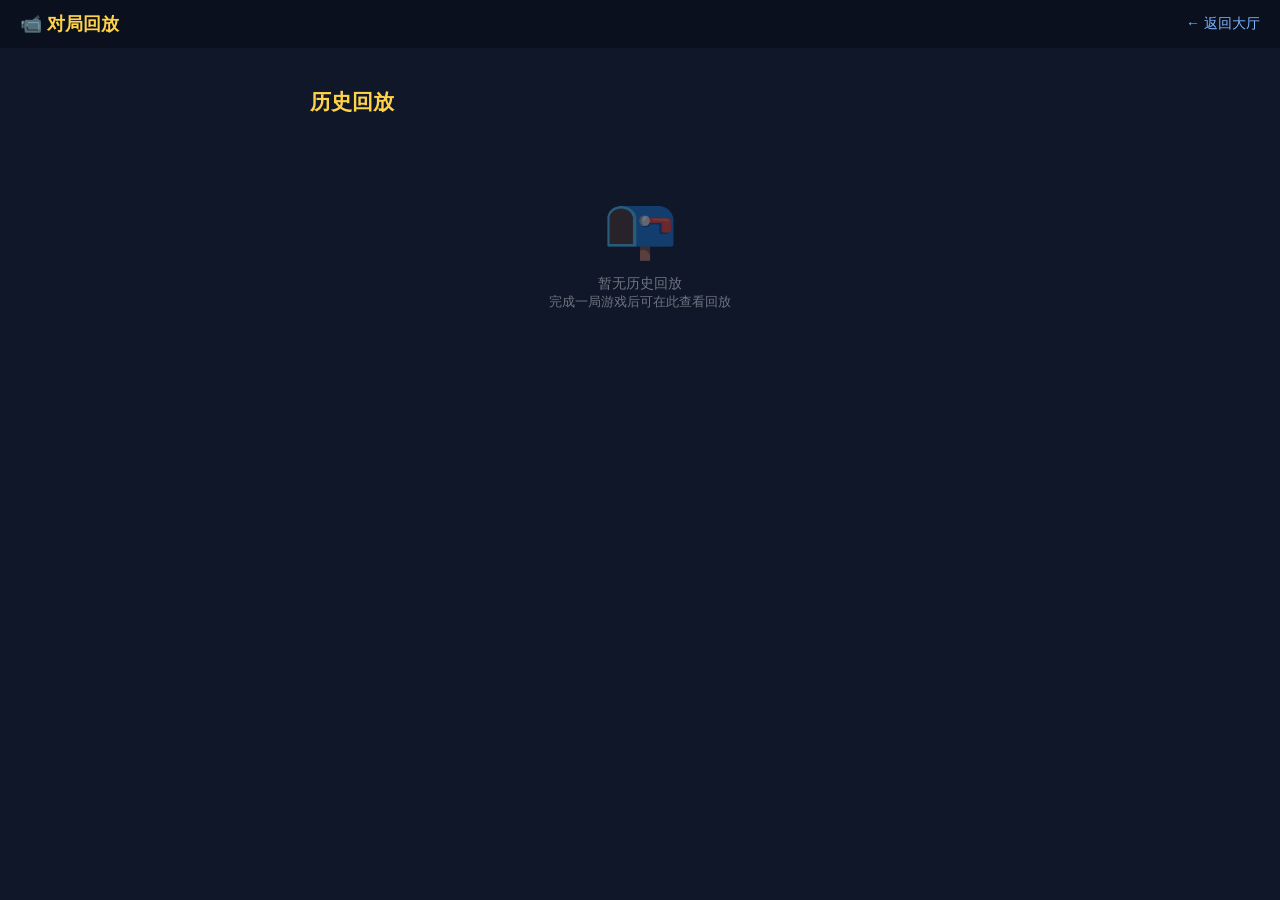
<file: M91s-Card-Games/src/replay.html>
<!DOCTYPE html>
<html lang="zh-CN">
<head>
  <meta charset="UTF-8" />
  <meta name="viewport" content="width=device-width, initial-scale=1.0, maximum-scale=1.0, user-scalable=no, viewport-fit=cover" />
  <title>对局回放 - HappyCard</title>
  <link rel="stylesheet" href="css/reset.css" />
  <link rel="stylesheet" href="css/variables.css" />
  <link rel="stylesheet" href="css/cards.css" />
  <link rel="stylesheet" href="css/animations.css" />
  <link rel="stylesheet" href="css/mobile.css" />
  <script>
    (function(){try{var t=localStorage.getItem('happycard_theme');if(t){t=JSON.parse(t);if(t)document.documentElement.setAttribute('data-theme',t);}}catch(e){}})();
  </script>
  <style>
    body { background: var(--color-bg, #0f1729); color: #e8eaf0; font-family: 'Microsoft YaHei', sans-serif; min-height: 100vh; display: flex; flex-direction: column; }
    .topbar { display: flex; align-items: center; justify-content: space-between; padding: 12px 20px; background: rgba(0,0,0,0.3); }
    .topbar h1 { font-size: 18px; color: var(--color-gold, #ffd24a); margin: 0; }
    .topbar a { color: #7eb6ff; text-decoration: none; font-size: 14px; }
    .topbar a:hover { text-decoration: underline; }

    /* 回放列表 */
    .replay-list { max-width: 700px; margin: 40px auto; padding: 0 20px; width: 100%; }
    .replay-list h2 { color: #ffd24a; margin-bottom: 16px; }
    .replay-item { display: flex; align-items: center; justify-content: space-between; padding: 14px 18px; background: rgba(255,255,255,0.05); border-radius: 10px; margin-bottom: 10px; cursor: pointer; transition: background 0.2s; }
    .replay-item:hover { background: rgba(255,255,255,0.1); }
    .replay-item .info { flex: 1; }
    .replay-item .title { font-size: 15px; font-weight: bold; margin-bottom: 4px; }
    .replay-item .meta { font-size: 12px; color: rgba(255,255,255,0.5); }
    .replay-item .badge { padding: 4px 10px; border-radius: 12px; font-size: 12px; font-weight: bold; }
    .badge.ddz { background: rgba(76,175,80,0.2); color: #4caf50; }
    .badge.gd { background: rgba(126,182,255,0.2); color: #7eb6ff; }
    .replay-item .del { color: #ef5350; cursor: pointer; padding: 6px 10px; font-size: 18px; margin-left: 10px; }
    .empty { text-align: center; padding: 60px 20px; color: rgba(255,255,255,0.4); }
    .empty .icon { font-size: 60px; margin-bottom: 12px; }

    /* 回放播放器 */
    .player { display: none; flex: 1; flex-direction: column; padding: 10px; position: relative; min-height: 0; }
    .player.active { display: flex; }

    .game-info { text-align: center; padding: 8px; font-size: 14px; color: rgba(255,255,255,0.7); }
    .game-info .type { color: #ffd24a; font-weight: bold; }

    .table-area { flex: 1; position: relative; display: flex; align-items: center; justify-content: center; min-height: 300px; }

    .seat { position: absolute; display: flex; flex-direction: column; align-items: center; gap: 6px; }
    .seat.top { top: 10px; left: 50%; transform: translateX(-50%); flex-direction: column; }
    .seat.left { left: 10px; top: 50%; transform: translateY(-50%); }
    .seat.right { right: 10px; top: 50%; transform: translateY(-50%); }
    .seat.bottom { bottom: 10px; left: 50%; transform: translateX(-50%); }

    .seat-avatar { width: 48px; height: 48px; border-radius: 50%; background: rgba(255,255,255,0.1); display: flex; align-items: center; justify-content: center; font-size: 28px; border: 2px solid rgba(255,255,255,0.2); }
    .seat-name { font-size: 12px; color: rgba(255,255,255,0.7); }
    .seat-cards-count { font-size: 11px; color: #ffd24a; background: rgba(0,0,0,0.4); padding: 2px 8px; border-radius: 10px; }
    .seat.active-turn .seat-avatar { border-color: #ffd24a; box-shadow: 0 0 12px rgba(255,210,74,0.5); }
    .seat.winner .seat-avatar { border-color: #4caf50; }

    .played-cards { display: flex; gap: 2px; justify-content: center; flex-wrap: wrap; min-height: 50px; align-items: center; }
    .seat.top .played-cards { flex-direction: row; }
    .played-cards .card-mini { width: 36px; height: 50px; }

    .center-play { position: absolute; top: 50%; left: 50%; transform: translate(-50%, -50%); display: flex; flex-direction: column; align-items: center; gap: 8px; }
    .center-cards { display: flex; gap: 3px; }
    .center-cards .card-mini { width: 44px; height: 62px; }
    .play-label { font-size: 13px; color: #ffd24a; font-weight: bold; }

    .hand-area { display: flex; justify-content: center; flex-wrap: wrap; gap: 2px; padding: 8px; min-height: 70px; }
    .hand-area .card-mini { width: 40px; height: 56px; }

    .card-mini { background: #fff; border-radius: 4px; display: flex; align-items: center; justify-content: center; font-size: 14px; font-weight: bold; border: 1px solid rgba(0,0,0,0.1); position: relative; }
    .card-mini.red { color: #d32f2f; }
    .card-mini.black { color: #212121; }
    .card-mini.joker { font-size: 10px; writing-mode: vertical-rl; }
    .card-mini.back { background: linear-gradient(135deg, #1a4a8a, #2a6ab5); border-color: #1a4a8a; }
    .card-mini.back::after { content: '🂠'; color: rgba(255,255,255,0.3); font-size: 24px; }
    .card-mini.dim { opacity: 0.35; }

    /* 控制栏 */
    .controls { background: rgba(0,0,0,0.4); padding: 12px 16px; border-radius: 12px; margin: 8px; }
    .progress-bar { width: 100%; height: 6px; background: rgba(255,255,255,0.1); border-radius: 3px; cursor: pointer; position: relative; margin-bottom: 10px; }
    .progress-fill { height: 100%; background: var(--color-gold, #ffd24a); border-radius: 3px; transition: width 0.2s; }
    .progress-mark { position: absolute; top: -3px; width: 12px; height: 12px; background: #ffd24a; border-radius: 50%; transform: translateX(-50%); }
    .ctrl-btns { display: flex; align-items: center; justify-content: center; gap: 12px; }
    .ctrl-btn { width: 44px; height: 44px; border-radius: 50%; border: none; background: rgba(255,255,255,0.1); color: #fff; font-size: 18px; cursor: pointer; display: flex; align-items: center; justify-content: center; transition: background 0.2s; }
    .ctrl-btn:hover { background: rgba(255,255,255,0.2); }
    .ctrl-btn.play { background: #0d8a4e; width: 52px; height: 52px; font-size: 22px; }
    .ctrl-btn.play:hover { background: #0f9b58; }
    .speed-select { background: rgba(255,255,255,0.1); color: #fff; border: 1px solid rgba(255,255,255,0.2); border-radius: 6px; padding: 6px 10px; font-size: 13px; cursor: pointer; }
    .step-info { font-size: 13px; color: rgba(255,255,255,0.6); min-width: 100px; text-align: center; }
    .event-label { text-align: center; font-size: 13px; color: #ffd24a; min-height: 20px; margin-bottom: 6px; }

    @media (max-width: 600px) {
      .seat-avatar { width: 36px; height: 36px; font-size: 20px; }
      .card-mini { width: 28px !important; height: 40px !important; font-size: 11px !important; }
      .center-cards .card-mini { width: 34px !important; height: 48px !important; }
      .hand-area .card-mini { width: 30px !important; height: 42px !important; }
    }
  </style>
</head>
<body>
  <div class="topbar">
    <h1>📹 对局回放</h1>
    <a href="index.html">← 返回大厅</a>
  </div>

  <!-- 回放列表 -->
  <div class="replay-list" id="replayList">
    <h2>历史回放</h2>
    <div id="listContent"></div>
  </div>

  <!-- 回放播放器 -->
  <div class="player" id="player">
    <div class="game-info">
      <span class="type" id="gameType"></span> · <span id="gameDate"></span>
    </div>
    <div class="table-area" id="tableArea">
      <!-- Seats rendered by JS -->
    </div>
    <div class="event-label" id="eventLabel"></div>
    <div class="hand-area" id="handArea"></div>
    <div class="controls">
      <div class="progress-bar" id="progressBar">
        <div class="progress-fill" id="progressFill"></div>
      </div>
      <div class="ctrl-btns">
        <button class="ctrl-btn" id="prevBtn" title="上一步">⏮</button>
        <button class="ctrl-btn play" id="playBtn" title="播放/暂停">▶</button>
        <button class="ctrl-btn" id="nextBtn" title="下一步">⏭</button>
        <select class="speed-select" id="speedSelect">
          <option value="2000">0.5x</option>
          <option value="1000" selected>1x</option>
          <option value="500">2x</option>
          <option value="200">5x</option>
        </select>
        <span class="step-info" id="stepInfo">0 / 0</span>
      </div>
    </div>
  </div>

  <script src="js/data/constants.js"></script>
  <script src="js/core/Card.js"></script>
  <script src="js/core/Hand.js"></script>
  <script src="js/utils/storage.js"></script>
  <script src="js/utils/ReplayManager.js"></script>
  <script>
    class ReplayPlayer {
      constructor() {
        this.replay = null;
        this.stepIndex = -1;
        this.playing = false;
        this.timer = null;
        this.hands = [];
        this.playedCards = [[], [], [], []];
        this.currentEvent = null;

        this.urlParams = new URLSearchParams(window.location.search);
        const replayId = this.urlParams.get('id');
        if (replayId) {
          this.loadReplay(replayId);
        } else {
          this.showList();
        }
        this._bindControls();
      }

      _bindControls() {
        document.getElementById('playBtn').onclick = () => this.togglePlay();
        document.getElementById('prevBtn').onclick = () => this.stepBack();
        document.getElementById('nextBtn').onclick = () => this.stepForward();
        document.getElementById('speedSelect').onchange = (e) => {
          this.speed = parseInt(e.target.value);
          if (this.playing) { this.pause(); this.play(); }
        };
        document.getElementById('progressBar').onclick = (e) => {
          if (!this.replay) return;
          const rect = e.currentTarget.getBoundingClientRect();
          const pct = (e.clientX - rect.left) / rect.width;
          const target = Math.round(pct * this.replay.events.length);
          this.jumpTo(target);
        };
        this.speed = 1000;
      }

      showList() {
        document.getElementById('replayList').style.display = 'block';
        document.getElementById('player').classList.remove('active');
        const list = replayManager.getList();
        const container = document.getElementById('listContent');
        if (list.length === 0) {
          container.innerHTML = '<div class="empty"><div class="icon">📭</div><p>暂无历史回放</p><p style="font-size:13px;">完成一局游戏后可在此查看回放</p></div>';
          return;
        }
        container.innerHTML = list.map(r => `
          <div class="replay-item" data-id="${r.id}">
            <div class="info">
              <div class="title">${r.gameType === 'doudizhu' ? '🃏 斗地主' : '🎴 掼蛋'} · ${r.result ? this._resultText(r) : '对局'}</div>
              <div class="meta">${r.date} · ${r.moveCount}步 · ${r.events.length}个事件</div>
            </div>
            <span class="badge ${r.gameType === 'doudizhu' ? 'ddz' : 'gd'}">${r.gameType === 'doudizhu' ? '斗地主' : '掼蛋'}</span>
            <span class="del" data-del="${r.id}">🗑</span>
          </div>
        `).join('');
        container.querySelectorAll('.replay-item').forEach(el => {
          el.onclick = (e) => {
            if (e.target.dataset.del) {
              e.stopPropagation();
              replayManager.remove(e.target.dataset.del);
              this.showList();
            } else {
              this.loadReplay(el.dataset.id);
            }
          };
        });
      }

      _resultText(r) {
        if (r.gameType === 'doudizhu') {
          return r.result.isLandlordWin ? '地主胜' : '农民胜';
        }
        return (r.result.winTeam === 0 ? '我方' : '对方') + '胜 升' + r.result.upLevel + '级';
      }

      loadReplay(id) {
        const data = replayManager.load(id);
        if (!data) {
          alert('回放不存在或已被删除');
          this.showList();
          return;
        }
        this.replay = data;
        this.stepIndex = -1;
        this.playing = false;
        this._initHands();
        document.getElementById('replayList').style.display = 'none';
        document.getElementById('player').classList.add('active');
        document.getElementById('gameType').textContent = data.gameType === 'doudizhu' ? '🃏 斗地主' : '🎴 掼蛋';
        document.getElementById('gameDate').textContent = data.date;
        this._renderTable();
        this._updateUI();
      }

      _initHands() {
        this.hands = this.replay.initialHands.map(
          handData => ReplayManager.deserializeCards(handData)
        );
        this.playedCards = this.hands.map(() => []);
        this.playerCount = this.hands.length;
      }

      togglePlay() {
        if (this.playing) this.pause();
        else this.play();
      }

      play() {
        if (!this.replay) return;
        if (this.stepIndex >= this.replay.events.length - 1) {
          this.stepIndex = -1;
          this._initHands();
        }
        this.playing = true;
        document.getElementById('playBtn').textContent = '⏸';
        this._scheduleNext();
      }

      pause() {
        this.playing = false;
        document.getElementById('playBtn').textContent = '▶';
        if (this.timer) { clearTimeout(this.timer); this.timer = null; }
      }

      _scheduleNext() {
        if (!this.playing) return;
        this.timer = setTimeout(() => {
          if (!this.stepForward()) {
            this.pause();
          } else {
            this._scheduleNext();
          }
        }, this.speed);
      }

      stepForward() {
        if (!this.replay || this.stepIndex >= this.replay.events.length - 1) return false;
        this.stepIndex++;
        this._applyEvent(this.replay.events[this.stepIndex]);
        this._updateUI();
        return true;
      }

      stepBack() {
        if (!this.replay || this.stepIndex <= 0) return false;
        // Rebuild from scratch to current - 1
        this.stepIndex--;
        this._initHands();
        for (let i = 0; i <= this.stepIndex; i++) {
          this._applyEvent(this.replay.events[i], true);
        }
        this._updateUI();
        return true;
      }

      jumpTo(target) {
        if (!this.replay) return;
        this.pause();
        this.stepIndex = -1;
        this._initHands();
        for (let i = 0; i < target; i++) {
          if (i < this.replay.events.length) {
            this.stepIndex = i;
            this._applyEvent(this.replay.events[i], true);
          }
        }
        this._updateUI();
      }

      _applyEvent(event, silent) {
        this.currentEvent = event;
        switch (event.type) {
          case 'deal':
            // Hands already initialized
            break;
          case 'bid':
            if (!silent) this._setActivePlayer(event.player);
            break;
          case 'play': {
            const cards = ReplayManager.deserializeCards(event.cards);
            this.playedCards[event.player] = cards;
            cards.forEach(c => {
              const idx = this.hands[event.player].findIndex(hc => hc.id === c.id);
              if (idx >= 0) this.hands[event.player].splice(idx, 1);
            });
            this._setActivePlayer(event.player);
            break;
          }
          case 'pass':
            this.playedCards[event.player] = [];
            this._setActivePlayer(event.player);
            break;
          case 'tribute':
          case 'return': {
            const cards = ReplayManager.deserializeCards(event.cards);
            cards.forEach(c => {
              const idx = this.hands[event.from].findIndex(hc => hc.id === c.id);
              if (idx >= 0) this.hands[event.from].splice(idx, 1);
            });
            cards.forEach(c => this.hands[event.to].push(c));
            break;
          }
          case 'gameover':
            this._setWinner(event);
            break;
        }
      }

      _setActivePlayer(idx) {
        this.activePlayer = idx;
        // Clear other players' played cards when a new play happens
        // (keep the current player's cards visible)
      }

      _setWinner(event) {
        if (this.replay.gameType === 'doudizhu') {
          this.winnerIdx = event.winner;
        } else {
          this.winnerTeam = event.winTeam;
        }
      }

      _renderTable() {
        const area = document.getElementById('tableArea');
        const isDdz = this.replay.gameType === 'doudizhu';
        const positions = isDdz
          ? [{ idx: 0, pos: 'bottom', name: '我' }, { idx: 1, pos: 'left', name: '电脑A' }, { idx: 2, pos: 'right', name: '电脑B' }]
          : [{ idx: 0, pos: 'bottom', name: '我(队友:对家)' }, { idx: 1, pos: 'left', name: '左家' }, { idx: 2, pos: 'top', name: '对家' }, { idx: 3, pos: 'right', name: '右家' }];

        area.innerHTML = positions.map(p => {
          const avatars = ['😎', '🤖', '🤖', '🤖'];
          return `
            <div class="seat ${p.pos}" data-seat="${p.idx}">
              <div class="seat-avatar">${avatars[p.idx]}</div>
              <div class="seat-name">${p.name}</div>
              <div class="seat-cards-count" id="count-${p.idx}">${this.hands[p.idx].length}张</div>
              <div class="played-cards" id="played-${p.idx}"></div>
            </div>
          `;
        }).join('');
      }

      _updateUI() {
        if (!this.replay) return;
        const total = this.replay.events.length;
        const current = this.stepIndex + 1;
        document.getElementById('stepInfo').textContent = `${current} / ${total}`;
        document.getElementById('progressFill').style.width = `${(current / total) * 100}%`;

        // Update card counts and played cards
        for (let i = 0; i < this.playerCount; i++) {
          const countEl = document.getElementById('count-' + i);
          if (countEl) countEl.textContent = this.hands[i].length + '张';
          const playedEl = document.getElementById('played-' + i);
          if (playedEl) playedEl.innerHTML = this.playedCards[i].map(c => this._cardHtml(c, true)).join('');

          const seatEl = document.querySelector(`.seat[data-seat="${i}"]`);
          if (seatEl) {
            seatEl.classList.toggle('active-turn', this.activePlayer === i && this.currentEvent && this.currentEvent.type !== 'gameover');
            seatEl.classList.toggle('winner', this._isWinner(i));
          }
        }

        // Bottom hand (player 0)
        const handEl = document.getElementById('handArea');
        if (handEl) {
          handEl.innerHTML = this.hands[0].map(c => this._cardHtml(c)).join('');
        }

        // Event label
        const labelEl = document.getElementById('eventLabel');
        labelEl.textContent = this._eventLabel();
      }

      _isWinner(idx) {
        if (!this.currentEvent || this.currentEvent.type !== 'gameover') return false;
        if (this.replay.gameType === 'doudizhu') {
          if (this.currentEvent.isLandlordWin) {
            return idx === this.currentEvent.landlord;
          }
          return idx !== this.currentEvent.landlord;
        } else {
          const teams = [0, 1, 0, 1];
          return teams[idx] === this.currentEvent.winTeam;
        }
      }

      _eventLabel() {
        if (!this.currentEvent) return '点击 ▶ 开始播放';
        const e = this.currentEvent;
        const playerName = ['我', '电脑A', '对家', '右家'][e.player] || '玩家' + e.player;
        switch (e.type) {
          case 'deal': return '发牌';
          case 'bid':
            if (e.score === -1) return playerName + ' 思考中...';
            return playerName + ' 叫' + (e.score === 0 ? '不叫' : e.score + '分');
          case 'play': {
            const names = { single:'单张', pair:'对子', triple:'三张', triple_pair:'三带二',
              straight:'顺子', double_straight:'连对', triple_straight:'钢板',
              bomb:'炸弹', rocket:'王炸', straight_flush:'同花顺', sky_bomb:'天王炸' };
            return playerName + ' 出 ' + (names[e.cardType] || e.cardType || '牌');
          }
          case 'pass': return playerName + ' 不出';
          case 'tribute': return '进贡';
          case 'return': return '还贡';
          case 'level': return (e.winTeam === 0 ? '我方' : '对方') + '升' + e.upLevel + '级';
          case 'gameover':
            if (this.replay.gameType === 'doudizhu') return '游戏结束 - ' + (e.isLandlordWin ? '地主胜！' : '农民胜！');
            return '游戏结束 - ' + (e.winTeam === 0 ? '我方胜！' : '对方胜！');
          default: return '';
        }
      }

      _cardHtml(card, mini) {
        if (card.suit === 'joker') {
          const isBig = card.rank === 'BIG_JOKER';
          return `<div class="card-mini joker ${isBig ? 'red' : 'black'}">${isBig ? '大王' : '小王'}</div>`;
        }
        const isRed = card.suit === 'heart' || card.suit === 'diamond';
        const suitSymbol = { spade: '♠', heart: '♥', diamond: '♦', club: '♣' }[card.suit] || '';
        return `<div class="card-mini ${isRed ? 'red' : 'black'}">${card.display}${suitSymbol}</div>`;
      }
    }

    window.addEventListener('DOMContentLoaded', () => {
      window.replayPlayer = new ReplayPlayer();
    });
  </script>
</body>
</html>
</file>
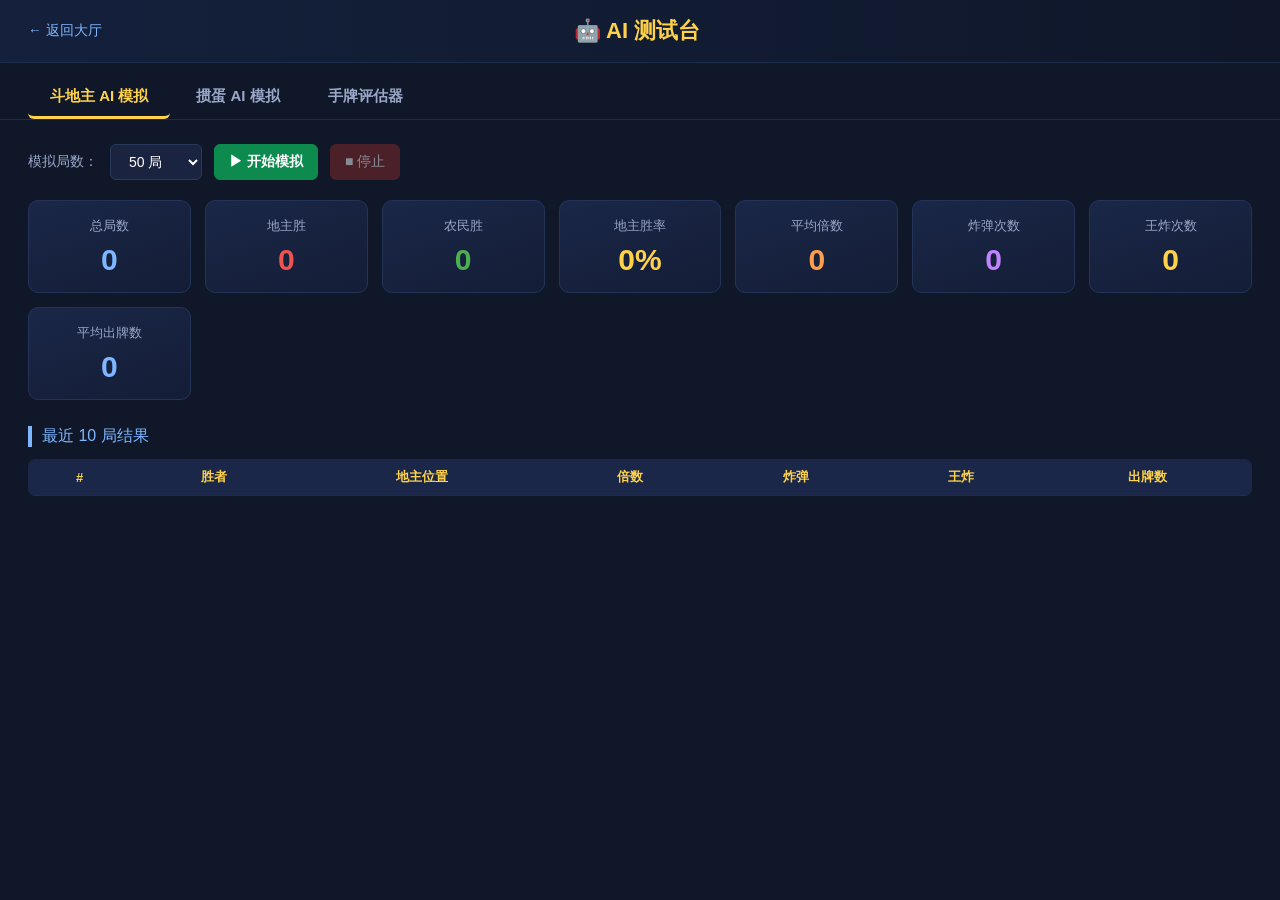
<file: M91s-Card-Games/tests/test-ai.html>
<!DOCTYPE html>
<html lang="zh-CN">
<head>
  <meta charset="UTF-8" />
  <meta name="viewport" content="width=device-width, initial-scale=1.0" />
  <title>🤖 AI 测试台 - HappyCard</title>
  <style>
    * { box-sizing: border-box; }
    body {
      font-family: 'Microsoft YaHei', 'Segoe UI', sans-serif;
      background: #0f1729;
      color: #e8eaf0;
      margin: 0;
      padding: 0 0 60px;
    }
    a { color: #7eb6ff; text-decoration: none; }
    a:hover { text-decoration: underline; }

    .topbar {
      display: flex;
      align-items: center;
      justify-content: space-between;
      padding: 16px 28px;
      background: linear-gradient(90deg, #14203c, #0f1729);
      border-bottom: 1px solid #1f2d4d;
    }
    .topbar h1 { margin: 0; font-size: 22px; color: #ffd24a; }
    .topbar .back { font-size: 14px; }

    .tabs {
      display: flex;
      gap: 4px;
      padding: 14px 28px 0;
      border-bottom: 1px solid #1f2d4d;
    }
    .tab-btn {
      padding: 10px 22px;
      font-size: 15px;
      background: transparent;
      color: #9aa7c7;
      border: none;
      border-bottom: 3px solid transparent;
      cursor: pointer;
      font-weight: bold;
      transition: all .15s;
    }
    .tab-btn:hover { color: #fff; background: rgba(255,255,255,0.04); }
    .tab-btn.active { color: #ffd24a; border-bottom-color: #ffd24a; }

    .panel { display: none; padding: 24px 28px; }
    .panel.active { display: block; }

    .control-bar {
      display: flex;
      gap: 12px;
      align-items: center;
      flex-wrap: wrap;
      margin-bottom: 20px;
    }
    .control-bar label { color: #9aa7c7; font-size: 14px; }
    select, button {
      font-size: 14px;
      border-radius: 6px;
      border: 1px solid #2a3a5e;
      background: #1a2440;
      color: #fff;
      padding: 8px 14px;
      cursor: pointer;
      font-family: inherit;
    }
    select:hover, button:hover { border-color: #7eb6ff; }
    button.primary { background: #0d8a4e; border-color: #0d8a4e; font-weight: bold; }
    button.primary:hover { background: #0f9b58; }
    button.danger { background: #8a2a2a; border-color: #8a2a2a; }
    button.danger:hover { background: #a33; }
    button:disabled { opacity: .5; cursor: not-allowed; }

    .progress-wrap {
      display: none;
      margin-bottom: 22px;
    }
    .progress-wrap.show { display: block; }
    .progress-label {
      display: flex;
      justify-content: space-between;
      font-size: 13px;
      color: #9aa7c7;
      margin-bottom: 6px;
    }
    .progress-bar {
      height: 14px;
      background: #1a2440;
      border-radius: 7px;
      overflow: hidden;
      border: 1px solid #2a3a5e;
    }
    .progress-fill {
      height: 100%;
      width: 0%;
      background: linear-gradient(90deg, #0d8a4e, #36c275);
      border-radius: 7px;
      transition: width .15s;
    }

    .stat-grid {
      display: grid;
      grid-template-columns: repeat(auto-fit, minmax(150px, 1fr));
      gap: 14px;
      margin-bottom: 26px;
    }
    .stat-card {
      background: linear-gradient(160deg, #1a2748, #141d36);
      border: 1px solid #243358;
      border-radius: 10px;
      padding: 16px;
      text-align: center;
    }
    .stat-card .label { font-size: 13px; color: #9aa7c7; margin-bottom: 8px; }
    .stat-card .value { font-size: 30px; font-weight: bold; line-height: 1.1; }
    .stat-card .value.green { color: #4caf50; }
    .stat-card .value.red { color: #ef5350; }
    .stat-card .value.gold { color: #ffd24a; }
    .stat-card .value.blue { color: #7eb6ff; }
    .stat-card .value.orange { color: #ff9d4a; }
    .stat-card .value.purple { color: #c084fc; }

    .section-title {
      font-size: 16px;
      color: #7eb6ff;
      border-left: 4px solid #7eb6ff;
      padding-left: 10px;
      margin: 22px 0 12px;
    }

    table {
      width: 100%;
      border-collapse: collapse;
      background: rgba(255,255,255,0.03);
      border-radius: 8px;
      overflow: hidden;
      font-size: 13px;
    }
    th, td {
      padding: 9px 12px;
      text-align: center;
      border-bottom: 1px solid #1f2d4d;
    }
    th { background: #1a2748; color: #ffd24a; font-weight: bold; }
    tr:hover td { background: rgba(126,182,255,0.06); }
    td.win { color: #4caf50; font-weight: bold; }
    td.lose { color: #ef5350; }

    .eval-toolbar { display: flex; gap: 12px; align-items: center; flex-wrap: wrap; margin-bottom: 18px; }
    .mode-switch { display: flex; gap: 6px; }
    .mode-switch button { padding: 8px 16px; }
    .mode-switch button.active { background: #2a4a8a; border-color: #7eb6ff; }

    .hand-area {
      background: rgba(255,255,255,0.03);
      border: 1px solid #243358;
      border-radius: 10px;
      padding: 18px;
      margin-bottom: 18px;
      min-height: 90px;
    }
    .hand-cards { display: flex; flex-wrap: wrap; gap: 6px; }
    .playing-card {
      width: 46px;
      height: 64px;
      border-radius: 6px;
      background: #fff;
      color: #1a1a1a;
      display: flex;
      flex-direction: column;
      align-items: center;
      justify-content: center;
      font-weight: bold;
      font-size: 16px;
      box-shadow: 0 2px 5px rgba(0,0,0,0.4);
      position: relative;
    }
    .playing-card.red { color: #d32f2f; }
    .playing-card.joker { font-size: 12px; writing-mode: vertical-rl; letter-spacing: 2px; }
    .playing-card .corner { position: absolute; top: 3px; left: 4px; font-size: 11px; line-height: 1; }
    .playing-card.wild { outline: 2px solid #ffd24a; box-shadow: 0 0 8px rgba(255,210,74,0.6); }

    .score-block {
      display: flex;
      align-items: center;
      gap: 24px;
      background: linear-gradient(160deg, #1a2748, #141d36);
      border: 1px solid #243358;
      border-radius: 10px;
      padding: 18px 22px;
      margin-bottom: 18px;
      flex-wrap: wrap;
    }
    .score-big { font-size: 48px; font-weight: bold; line-height: 1; }
    .score-big.s-high { color: #4caf50; }
    .score-big.s-mid { color: #ffd24a; }
    .score-big.s-low { color: #ef5350; }
    .score-meta { color: #9aa7c7; font-size: 14px; line-height: 1.8; }
    .score-meta b { color: #e8eaf0; }

    .breakdown { display: grid; grid-template-columns: repeat(auto-fit, minmax(130px,1fr)); gap: 10px; }
    .bd-item {
      background: rgba(255,255,255,0.04);
      border-radius: 6px;
      padding: 10px 12px;
      text-align: center;
    }
    .bd-item .n { font-size: 22px; font-weight: bold; color: #7eb6ff; }
    .bd-item .t { font-size: 12px; color: #9aa7c7; margin-top: 3px; }

    .hint { color: #9aa7c7; font-size: 13px; margin-top: 8px; }
  </style>
</head>
<body>
  <div class="topbar">
    <a class="back" href="../src/index.html">← 返回大厅</a>
    <h1>🤖 AI 测试台</h1>
    <span style="width:80px"></span>
  </div>

  <div class="tabs">
    <button class="tab-btn active" data-tab="ddz">斗地主 AI 模拟</button>
    <button class="tab-btn" data-tab="gd">掼蛋 AI 模拟</button>
    <button class="tab-btn" data-tab="eval">手牌评估器</button>
  </div>

  <!-- 斗地主 AI 模拟 -->
  <section id="panel-ddz" class="panel active">
    <div class="control-bar">
      <label>模拟局数：</label>
      <select id="ddz-count">
        <option value="10">10 局</option>
        <option value="50" selected>50 局</option>
        <option value="100">100 局</option>
        <option value="500">500 局</option>
      </select>
      <button class="primary" id="ddz-start">▶ 开始模拟</button>
      <button class="danger" id="ddz-stop" disabled>■ 停止</button>
    </div>

    <div class="progress-wrap" id="ddz-progress-wrap">
      <div class="progress-label">
        <span id="ddz-progress-text">准备中...</span>
        <span id="ddz-progress-pct">0%</span>
      </div>
      <div class="progress-bar"><div class="progress-fill" id="ddz-progress-fill"></div></div>
    </div>

    <div class="stat-grid" id="ddz-stats">
      <div class="stat-card"><div class="label">总局数</div><div class="value blue" id="ddz-total">0</div></div>
      <div class="stat-card"><div class="label">地主胜</div><div class="value red" id="ddz-lw">0</div></div>
      <div class="stat-card"><div class="label">农民胜</div><div class="value green" id="ddz-fw">0</div></div>
      <div class="stat-card"><div class="label">地主胜率</div><div class="value gold" id="ddz-rate">0%</div></div>
      <div class="stat-card"><div class="label">平均倍数</div><div class="value orange" id="ddz-mult">0</div></div>
      <div class="stat-card"><div class="label">炸弹次数</div><div class="value purple" id="ddz-bombs">0</div></div>
      <div class="stat-card"><div class="label">王炸次数</div><div class="value gold" id="ddz-rockets">0</div></div>
      <div class="stat-card"><div class="label">平均出牌数</div><div class="value blue" id="ddz-avgplay">0</div></div>
    </div>

    <div class="section-title">最近 10 局结果</div>
    <table>
      <thead>
        <tr><th>#</th><th>胜者</th><th>地主位置</th><th>倍数</th><th>炸弹</th><th>王炸</th><th>出牌数</th></tr>
      </thead>
      <tbody id="ddz-table"></tbody>
    </table>
  </section>

  <!-- 掼蛋 AI 模拟 -->
  <section id="panel-gd" class="panel">
    <div class="control-bar">
      <label>模拟局数：</label>
      <select id="gd-count">
        <option value="10" selected>10 局</option>
        <option value="50">50 局</option>
        <option value="100">100 局</option>
      </select>
      <button class="primary" id="gd-start">▶ 开始模拟</button>
      <button class="danger" id="gd-stop" disabled>■ 停止</button>
    </div>

    <div class="progress-wrap" id="gd-progress-wrap">
      <div class="progress-label">
        <span id="gd-progress-text">准备中...</span>
        <span id="gd-progress-pct">0%</span>
      </div>
      <div class="progress-bar"><div class="progress-fill" id="gd-progress-fill"></div></div>
    </div>

    <div class="stat-grid" id="gd-stats">
      <div class="stat-card"><div class="label">总局数</div><div class="value blue" id="gd-total">0</div></div>
      <div class="stat-card"><div class="label">我方胜</div><div class="value green" id="gd-mw">0</div></div>
      <div class="stat-card"><div class="label">对方胜</div><div class="value red" id="gd-ow">0</div></div>
      <div class="stat-card"><div class="label">我方胜率</div><div class="value gold" id="gd-rate">0%</div></div>
      <div class="stat-card"><div class="label">平均升级数</div><div class="value orange" id="gd-up">0</div></div>
      <div class="stat-card"><div class="label">炸弹次数</div><div class="value purple" id="gd-bombs">0</div></div>
      <div class="stat-card"><div class="label">同花顺次数</div><div class="value blue" id="gd-sf">0</div></div>
      <div class="stat-card"><div class="label">天王炸次数</div><div class="value gold" id="gd-sky">0</div></div>
    </div>

    <div class="section-title">最近 10 局结果</div>
    <table>
      <thead>
        <tr><th>#</th><th>胜方</th><th>名次（头游→末游）</th><th>升级</th><th>炸弹</th><th>同花顺</th><th>天王炸</th></tr>
      </thead>
      <tbody id="gd-table"></tbody>
    </table>
  </section>

  <!-- 手牌评估器 -->
  <section id="panel-eval" class="panel">
    <div class="eval-toolbar">
      <div class="mode-switch">
        <button class="active" data-mode="ddz">斗地主（17张）</button>
        <button data-mode="gd">掼蛋（27张）</button>
      </div>
      <label id="gd-level-wrap" style="display:none">当前等级：
        <select id="gd-level"></select>
      </label>
      <button class="primary" id="eval-gen">🔄 重新生成</button>
    </div>

    <div class="score-block">
      <div class="score-big s-mid" id="eval-score">--</div>
      <div class="score-meta" id="eval-meta">点击"重新生成"获取随机手牌</div>
    </div>

    <div class="section-title">手牌</div>
    <div class="hand-area"><div class="hand-cards" id="eval-hand"></div></div>

    <div class="section-title">牌型分解</div>
    <div class="breakdown" id="eval-breakdown"></div>
  </section>

  <script>
    window.CardRenderer = class { constructor() {} destroy() {} };
  </script>
  <script src="../src/js/data/constants.js"></script>
  <script src="../src/js/data/config.js"></script>
  <script src="../src/js/utils/utils.js"></script>
  <script src="../src/js/utils/storage.js"></script>
  <script src="../src/js/core/EventBus.js"></script>
  <script src="../src/js/core/Card.js"></script>
  <script src="../src/js/core/Deck.js"></script>
  <script src="../src/js/core/Hand.js"></script>
  <script src="../src/js/rules/DoudizhuRule.js"></script>
  <script src="../src/js/rules/GuandanRule.js"></script>
  <script src="../src/js/ai/CardCounter.js"></script>
  <script src="../src/js/ai/HandEvaluator.js"></script>
  <script src="../src/js/ai/DoudizhuAI.js"></script>
  <script src="../src/js/ai/GuandanAI.js"></script>
  <script src="../src/js/game/GameBase.js"></script>
  <script src="../src/js/game/DoudizhuGame.js"></script>
  <script src="../src/js/game/GuandanGame.js"></script>

  <script>
  (function () {
    const $ = (id) => document.getElementById(id);

    document.querySelectorAll('.tab-btn').forEach(btn => {
      btn.addEventListener('click', () => {
        document.querySelectorAll('.tab-btn').forEach(b => b.classList.remove('active'));
        document.querySelectorAll('.panel').forEach(p => p.classList.remove('active'));
        btn.classList.add('active');
        $('panel-' + btn.dataset.tab).classList.add('active');
      });
    });

    let _origSetTimeout = null;
    function installFastTimers() {
      if (_origSetTimeout) return;
      _origSetTimeout = window.setTimeout;
      window.setTimeout = function (fn, _delay) {
        return _origSetTimeout(fn, 0);
      };
    }
    function restoreTimers() {
      if (_origSetTimeout) {
        window.setTimeout = _origSetTimeout;
        _origSetTimeout = null;
      }
    }

    function makeGame(GameClass, callbacks) {
      const game = new GameClass(Object.assign({
        onStateChange: () => {},
        onPlayCard: () => {},
        onPass: () => {},
        onBid: () => {},
        onGameOver: () => {},
        onLevelChange: () => {},
        onMatchOver: () => {},
        onTribute: () => {},
        onMessage: () => {}
      }, callbacks));
      game.players.forEach(p => { p.isAI = true; });
      return game;
    }

    function runSimulation(opts) {
      const total = opts.total;
      let done = 0;
      let running = true;
      installFastTimers();
      if (opts.onStart) opts.onStart();

      function step() {
        if (!running) { opts.onStop(); restoreTimers(); return; }

        const round = { bombs: 0, rockets: 0, sf: 0, sky: 0, plays: 0 };
        const game = makeGame(opts.GameClass, {
          onPlayCard: (idx, cards, info) => {
            round.plays++;
            if (info.type === CardType.BOMB) round.bombs++;
            if (info.type === CardType.ROCKET) round.rockets++;
            if (info.type === CardType.STRAIGHT_FLUSH) round.sf++;
            if (info.type === CardType.SKY_BOMB) round.sky++;
          },
          onGameOver: (result) => {
            done++;
            opts.onRound(done, total, result, round);
            if (done >= total) {
              running = false;
              opts.onFinish();
              restoreTimers();
            } else {
              _origSetTimeout ? _origSetTimeout(step, 0) : step();
            }
          }
        });
        game.startNewGame();
      }
      step();

      return function stop() { running = false; };
    }

    /* ============== 斗地主模拟 ============== */
    const ddz = {
      total: 0, lw: 0, fw: 0, multSum: 0,
      bombs: 0, rockets: 0, playSum: 0, recent: []
    };
    let ddzStop = null;

    function resetDdz() {
      ddz.total = ddz.lw = ddz.fw = ddz.multSum = 0;
      ddz.bombs = ddz.rockets = ddz.playSum = 0;
      ddz.recent = [];
      renderDdz();
    }

    function renderDdz() {
      $('ddz-total').textContent = ddz.total;
      $('ddz-lw').textContent = ddz.lw;
      $('ddz-fw').textContent = ddz.fw;
      $('ddz-rate').textContent = ddz.total ? ((ddz.lw / ddz.total) * 100).toFixed(1) + '%' : '0%';
      $('ddz-mult').textContent = ddz.total ? (ddz.multSum / ddz.total).toFixed(2) : '0';
      $('ddz-bombs').textContent = ddz.bombs;
      $('ddz-rockets').textContent = ddz.rockets;
      $('ddz-avgplay').textContent = ddz.total ? (ddz.playSum / ddz.total).toFixed(1) : '0';

      const tbody = $('ddz-table');
      tbody.innerHTML = ddz.recent.slice(0, 10).map(r => `
        <tr>
          <td>${r.no}</td>
          <td class="${r.isLandlordWin ? 'lose' : 'win'}">${r.isLandlordWin ? '地主' : '农民'}</td>
          <td>${['我', '电脑A', '电脑B'][r.landlord]}</td>
          <td>${r.multiplier}</td>
          <td>${r.bombs}</td>
          <td>${r.rockets}</td>
          <td>${r.plays}</td>
        </tr>
      `).join('');
    }

    $('ddz-start').addEventListener('click', () => {
      resetDdz();
      const count = parseInt($('ddz-count').value, 10);
      $('ddz-start').disabled = true;
      $('ddz-stop').disabled = false;
      $('ddz-progress-wrap').classList.add('show');

      ddzStop = runSimulation({
        GameClass: DoudizhuGame,
        total: count,
        onStart: () => {},
        onRound: (done, total, result, round) => {
          ddz.total++;
          if (result.isLandlordWin) ddz.lw++; else ddz.fw++;
          ddz.multSum += result.multiplier || 0;
          ddz.bombs += round.bombs;
          ddz.rockets += round.rockets;
          ddz.playSum += round.plays;
          ddz.recent.unshift({
            no: done,
            isLandlordWin: result.isLandlordWin,
            landlord: result.landlord,
            multiplier: result.multiplier,
            bombs: round.bombs,
            rockets: round.rockets,
            plays: round.plays
          });
          const pct = Math.round((done / total) * 100);
          $('ddz-progress-fill').style.width = pct + '%';
          $('ddz-progress-pct').textContent = pct + '%';
          $('ddz-progress-text').textContent = `已完成 ${done} / ${total} 局`;
          renderDdz();
        },
        onFinish: () => {
          $('ddz-progress-text').textContent = '模拟完成';
          $('ddz-start').disabled = false;
          $('ddz-stop').disabled = true;
          ddzStop = null;
        },
        onStop: () => {
          $('ddz-progress-text').textContent = '已停止';
          $('ddz-start').disabled = false;
          $('ddz-stop').disabled = true;
          ddzStop = null;
        }
      });
    });

    $('ddz-stop').addEventListener('click', () => { if (ddzStop) ddzStop(); });

    /* ============== 掼蛋模拟 ============== */
    const gd = {
      total: 0, mw: 0, ow: 0, upSum: 0,
      bombs: 0, sf: 0, sky: 0, recent: []
    };
    let gdStop = null;
    const GD_NAMES = ['我', '左家', '右家', '对家'];

    function resetGd() {
      gd.total = gd.mw = gd.ow = gd.upSum = 0;
      gd.bombs = gd.sf = gd.sky = 0;
      gd.recent = [];
      renderGd();
    }

    function renderGd() {
      $('gd-total').textContent = gd.total;
      $('gd-mw').textContent = gd.mw;
      $('gd-ow').textContent = gd.ow;
      $('gd-rate').textContent = gd.total ? ((gd.mw / gd.total) * 100).toFixed(1) + '%' : '0%';
      $('gd-up').textContent = gd.total ? (gd.upSum / gd.total).toFixed(2) : '0';
      $('gd-bombs').textContent = gd.bombs;
      $('gd-sf').textContent = gd.sf;
      $('gd-sky').textContent = gd.sky;

      const tbody = $('gd-table');
      tbody.innerHTML = gd.recent.slice(0, 10).map(r => {
        const order = r.placements.map(i => GD_NAMES[i]).join(' → ');
        return `
          <tr>
            <td>${r.no}</td>
            <td class="${r.winTeam === 0 ? 'win' : 'lose'}">${r.winTeam === 0 ? '我方' : '对方'}</td>
            <td>${order}</td>
            <td>${r.upLevel}</td>
            <td>${r.bombs}</td>
            <td>${r.sf}</td>
            <td>${r.sky}</td>
          </tr>
        `;
      }).join('');
    }

    $('gd-start').addEventListener('click', () => {
      resetGd();
      const count = parseInt($('gd-count').value, 10);
      $('gd-start').disabled = true;
      $('gd-stop').disabled = false;
      $('gd-progress-wrap').classList.add('show');

      gdStop = runSimulation({
        GameClass: GuandanGame,
        total: count,
        onRound: (done, total, result, round) => {
          gd.total++;
          if (result.winTeam === 0) gd.mw++; else gd.ow++;
          gd.upSum += result.upLevel || 0;
          gd.bombs += round.bombs;
          gd.sf += round.sf;
          gd.sky += round.sky;
          gd.recent.unshift({
            no: done,
            winTeam: result.winTeam,
            placements: result.placements,
            upLevel: result.upLevel,
            bombs: round.bombs,
            sf: round.sf,
            sky: round.sky
          });
          const pct = Math.round((done / total) * 100);
          $('gd-progress-fill').style.width = pct + '%';
          $('gd-progress-pct').textContent = pct + '%';
          $('gd-progress-text').textContent = `已完成 ${done} / ${total} 局`;
          renderGd();
        },
        onFinish: () => {
          $('gd-progress-text').textContent = '模拟完成';
          $('gd-start').disabled = false;
          $('gd-stop').disabled = true;
          gdStop = null;
        },
        onStop: () => {
          $('gd-progress-text').textContent = '已停止';
          $('gd-start').disabled = false;
          $('gd-stop').disabled = true;
          gdStop = null;
        }
      });
    });

    $('gd-stop').addEventListener('click', () => { if (gdStop) gdStop(); });

    /* ============== 手牌评估器 ============== */
    const GD_LEVELS = [
      { label: '2', value: 15 }, { label: '3', value: 3 }, { label: '4', value: 4 },
      { label: '5', value: 5 }, { label: '6', value: 6 }, { label: '7', value: 7 },
      { label: '8', value: 8 }, { label: '9', value: 9 }, { label: '10', value: 10 },
      { label: 'J', value: 11 }, { label: 'Q', value: 12 }, { label: 'K', value: 13 },
      { label: 'A', value: 14 }
    ];
    const levelSel = $('gd-level');
    GD_LEVELS.forEach(l => {
      const o = document.createElement('option');
      o.value = l.value; o.textContent = l.label;
      levelSel.appendChild(o);
    });

    let evalMode = 'ddz';
    document.querySelectorAll('.mode-switch button').forEach(b => {
      b.addEventListener('click', () => {
        document.querySelectorAll('.mode-switch button').forEach(x => x.classList.remove('active'));
        b.classList.add('active');
        evalMode = b.dataset.mode;
        $('gd-level-wrap').style.display = evalMode === 'gd' ? '' : 'none';
        generateEval();
      });
    });
    levelSel.addEventListener('change', generateEval);
    $('eval-gen').addEventListener('click', generateEval);

    function cardColor(c) {
      if (c.suit === 'heart' || c.suit === 'diamond') return 'red';
      if (c.isJoker) return c.rank === 'BIG_JOKER' ? 'red' : '';
      return '';
    }

    function renderCard(c, isWild) {
      const div = document.createElement('div');
      div.className = 'playing-card ' + cardColor(c) + (c.isJoker ? ' joker' : '') + (isWild ? ' wild' : '');
      if (c.isJoker) {
        div.textContent = c.display || (c.rank === 'BIG_JOKER' ? '大王' : '小王');
      } else {
        const sym = c.suitSymbol || { spade: '♠', heart: '♥', diamond: '♦', club: '♣' }[c.suit];
        div.innerHTML = `<span class="corner">${c.rank}</span><span style="font-size:20px">${sym}</span>`;
      }
      return div;
    }

    function renderBreakdown(analysis, minTurns, isGuandan) {
      const items = [
        { n: analysis.singles, t: '单张点数' },
        { n: analysis.pairs, t: '对子点数' },
        { n: analysis.triples, t: '三张点数' },
        { n: analysis.bombs, t: '炸弹点数' },
        { n: minTurns, t: '估算最少手数' },
        { n: analysis.bigCards, t: 'A/2/王张数' },
        { n: analysis.lowCards, t: '7以下张数' }
      ];
      if (isGuandan) {
        items.splice(4, 0, { n: analysis.straightFlush, t: '同花顺' });
        items.push({ n: analysis.skyBomb ? 1 : 0, t: '天王炸' });
      } else {
        items.push({ n: analysis.rocket ? 1 : 0, t: '王炸' });
      }
      const box = $('eval-breakdown');
      box.innerHTML = '';
      items.forEach(it => {
        const d = document.createElement('div');
        d.className = 'bd-item';
        d.innerHTML = `<div class="n">${it.n}</div><div class="t">${it.t}</div>`;
        box.appendChild(d);
      });
    }

    function generateEval() {
      const handBox = $('eval-hand');
      handBox.innerHTML = '';
      let cards, result, levelValue = null, isGuandan = false;

      if (evalMode === 'ddz') {
        const deck = new Deck(1);
        deck.shuffle(5);
        const { hands } = deck.deal(1, 17, 0);
        cards = hands[0];
        result = HandEvaluator.evaluateDoudizhu(cards);
      } else {
        isGuandan = true;
        levelValue = parseInt(levelSel.value, 10);
        const deck = new Deck(2);
        deck.shuffle(6);
        const { hands } = deck.deal(1, 27, 0);
        cards = hands[0];
        cards.forEach(c => { c.isWild = GuandanRule.isWild(c, levelValue); });
        result = HandEvaluator.evaluateGuandan(cards, levelValue);
      }

      cards.forEach(c => handBox.appendChild(renderCard(c, c.isWild)));

      const score = result.score;
      const scoreEl = $('eval-score');
      scoreEl.textContent = score;
      scoreEl.className = 'score-big ' + (score >= 60 ? 's-high' : score >= 35 ? 's-mid' : 's-low');

      const a = result.analysis;
      const meta = isGuandan
        ? `<b>模式：</b>掼蛋（当前等级 ${GuandanRule.valueToLevelDisplay(levelValue)}）　|　<b>总张数：</b>${a.totalCards}　|　<b>最少手数：</b>${result.minTurns}`
        : `<b>模式：</b>斗地主　|　<b>总张数：</b>${a.totalCards}　|　<b>最少手数：</b>${result.minTurns}`;
      $('eval-meta').innerHTML = meta + '<br><span style="font-size:12px">评分项：大牌 ' +
        result.breakdown.bigCards + ' / 炸弹 ' + result.breakdown.bombs + ' / 手数 ' +
        result.breakdown.turns + ' / 结构 ' + Math.round(result.breakdown.structure || 0) +
        (result.breakdown.lowPenalty ? ' / 低牌惩罚 ' + result.breakdown.lowPenalty : '') +
        (result.breakdown.wild ? ' / 逢人配 ' + result.breakdown.wild : '') + '</span>';

      renderBreakdown(a, result.minTurns, isGuandan);
    }

    generateEval();
  })();
  </script>
</body>
</html>
</file>
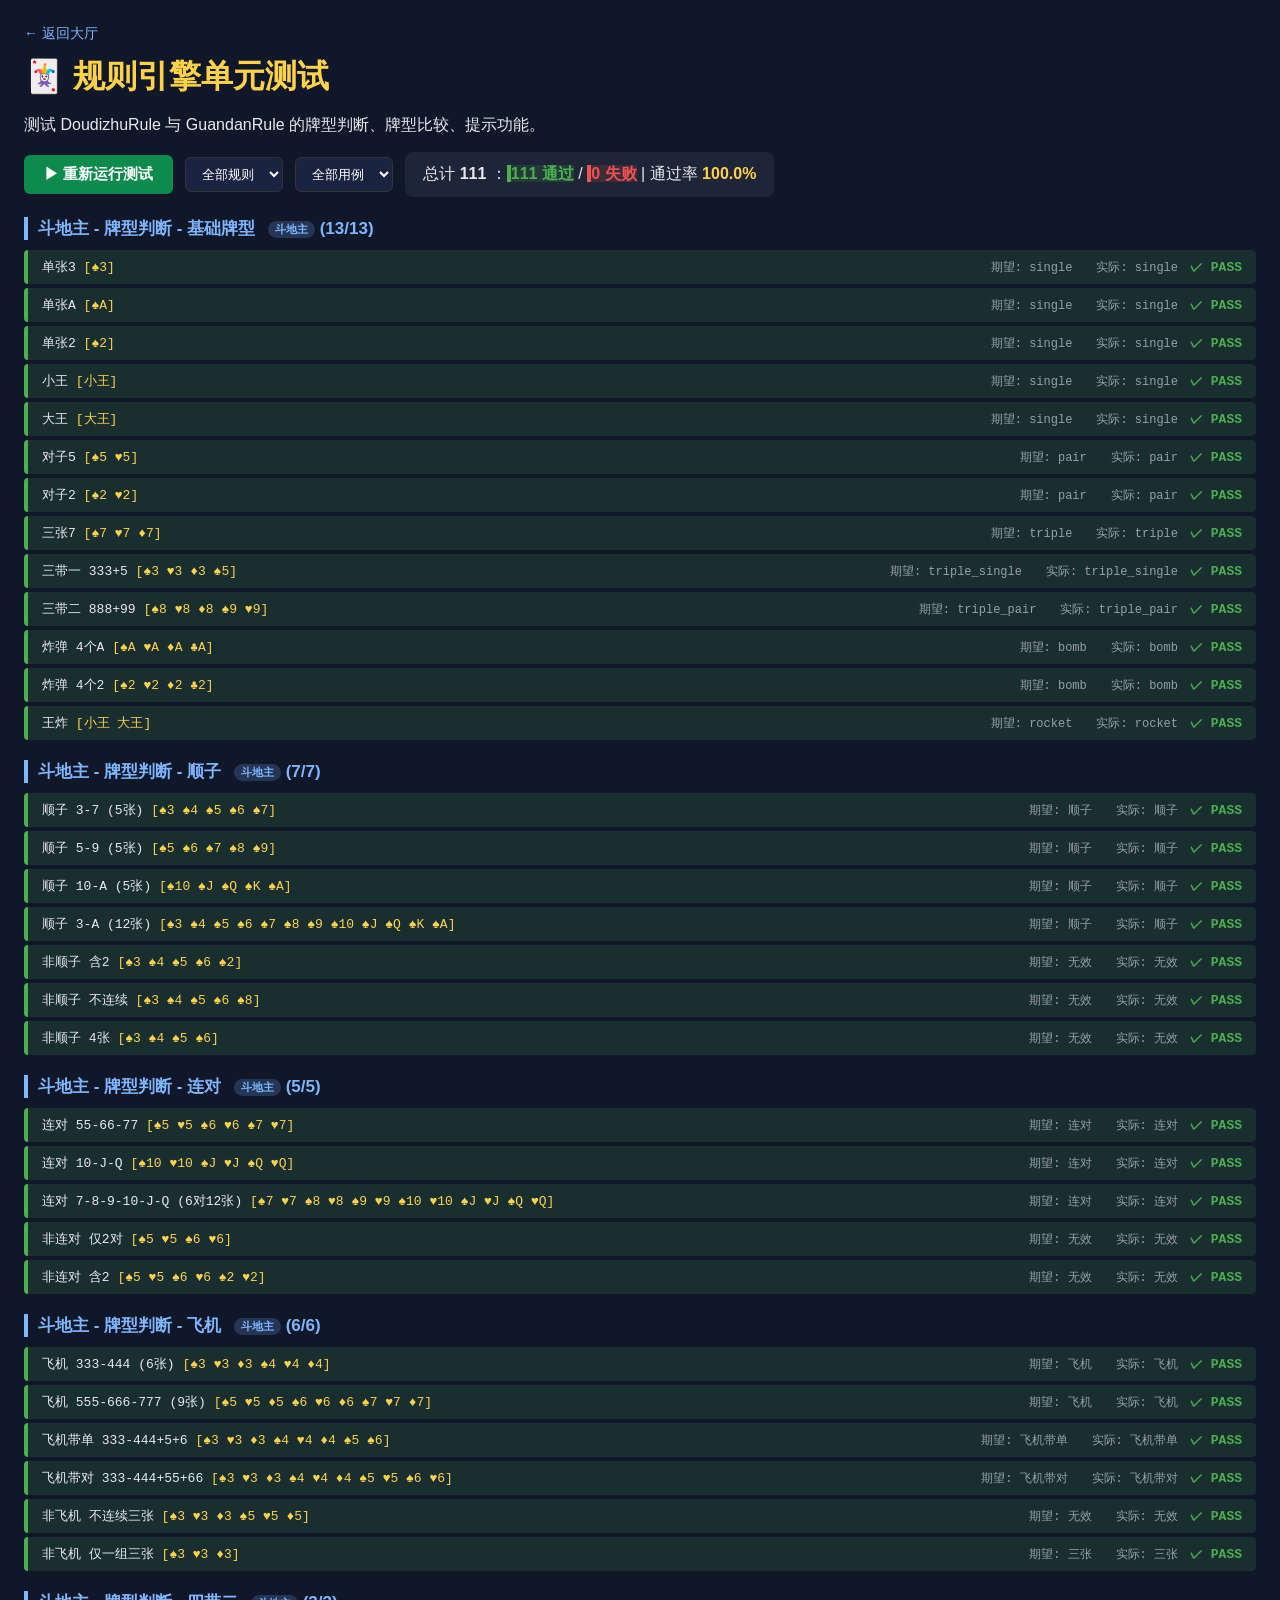
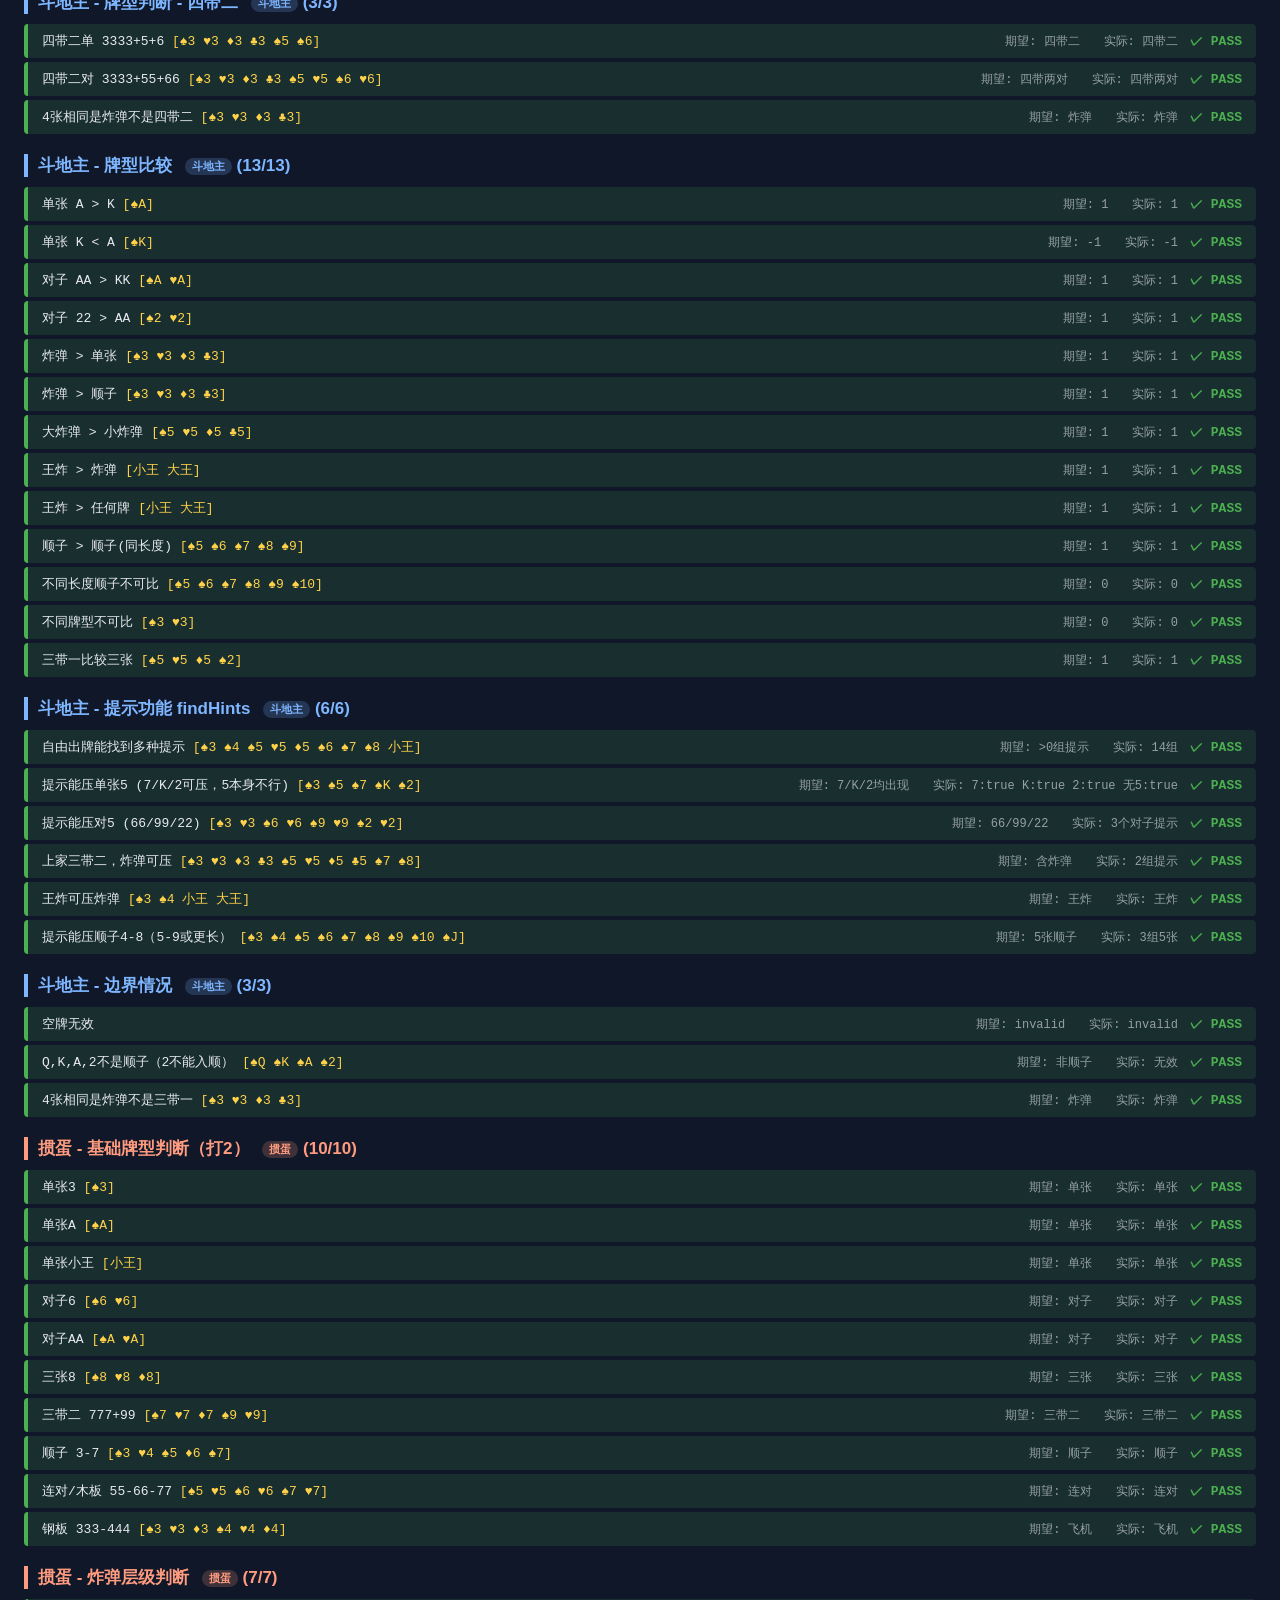
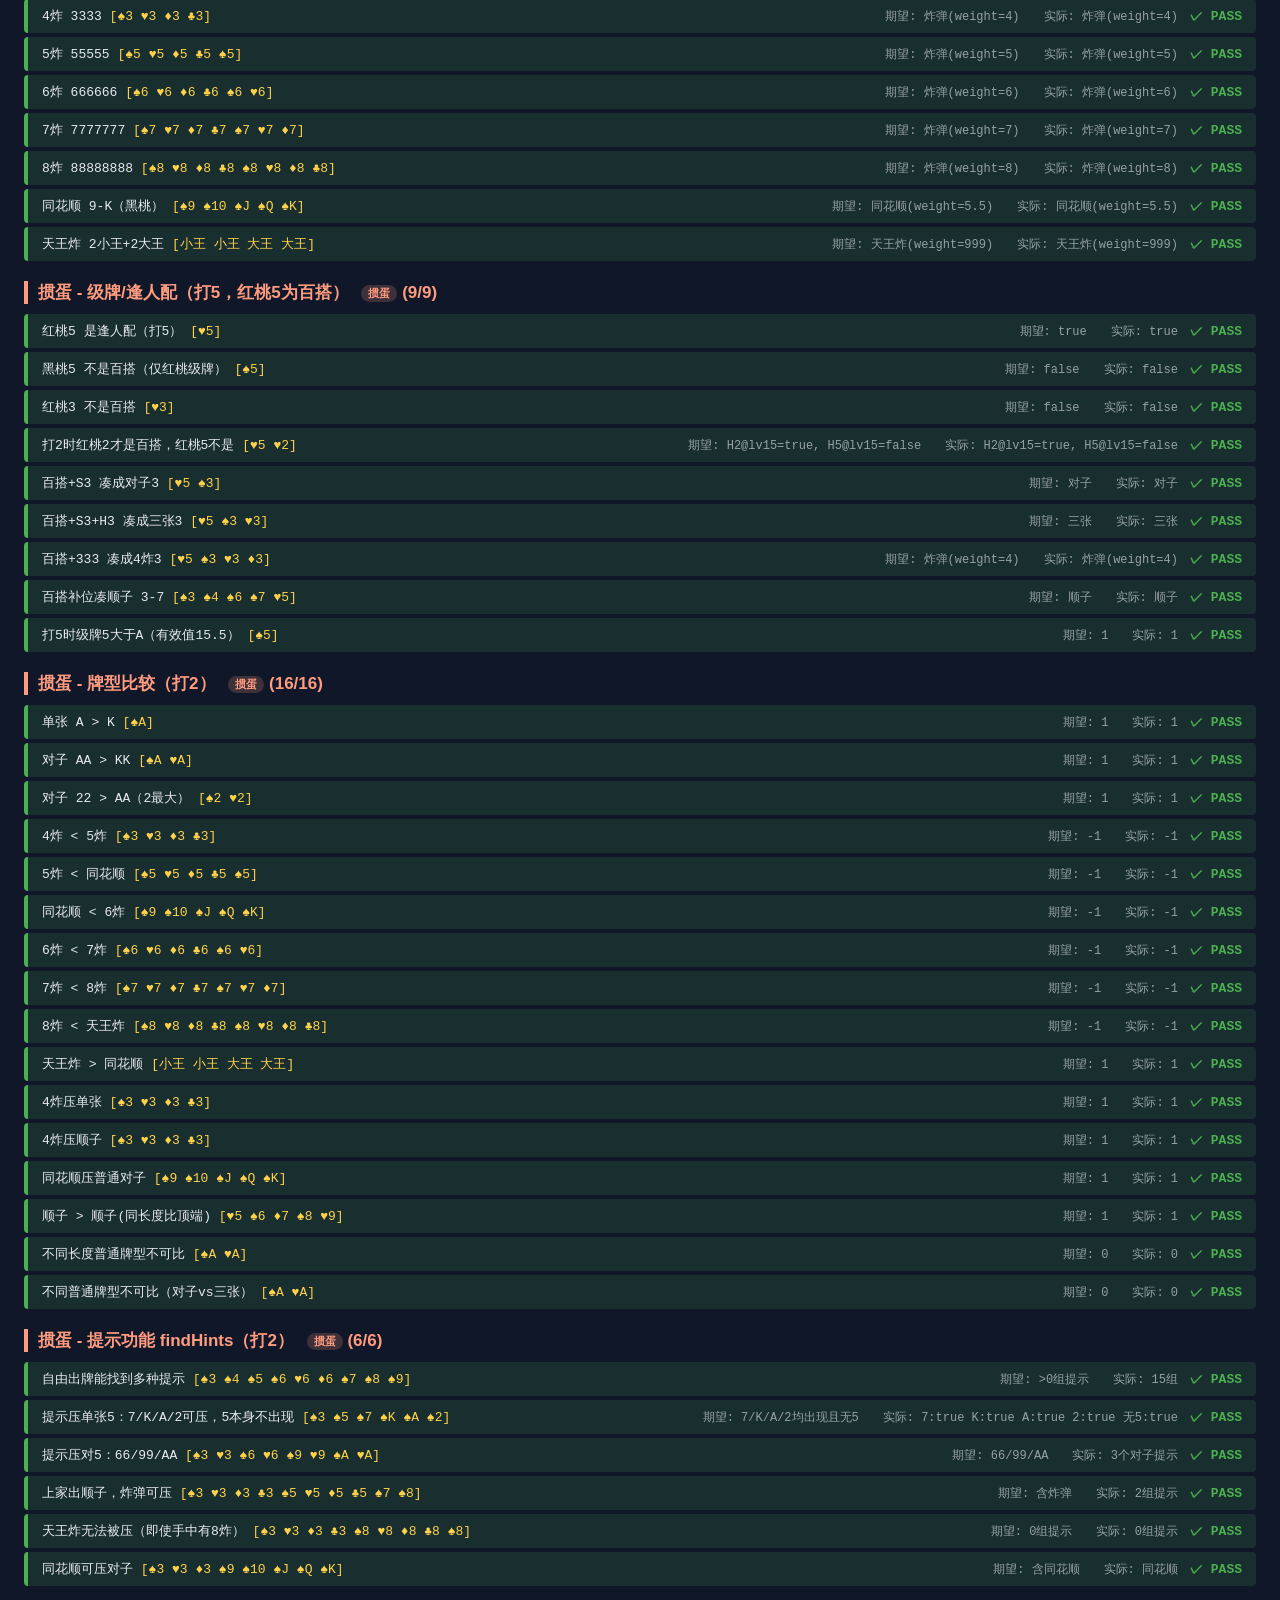
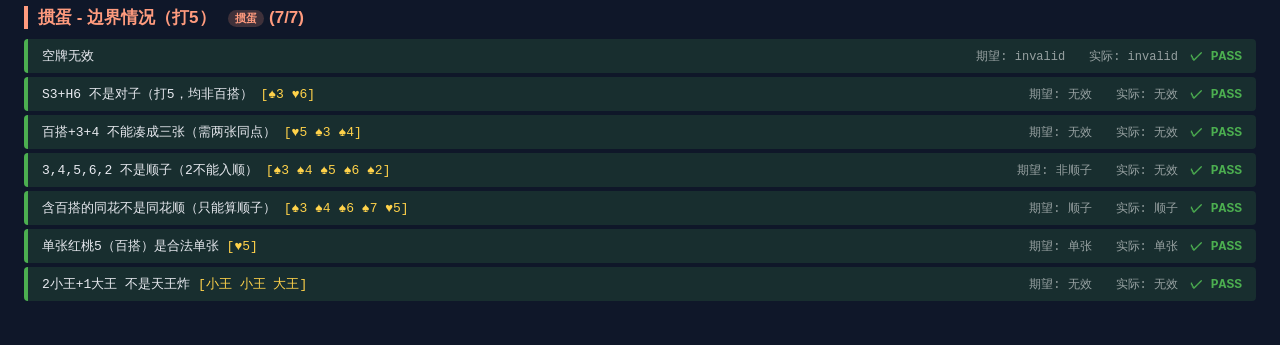
<file: M91s-Card-Games/tests/test-rules.html>
<!DOCTYPE html>
<html lang="zh-CN">
<head>
  <meta charset="UTF-8" />
  <title>规则引擎单元测试 - HappyCard</title>
  <style>
    * { box-sizing: border-box; }
    body { font-family: 'Microsoft YaHei', sans-serif; background: #0f1729; color: #e8eaf0; padding: 24px; margin: 0; }
    h1 { color: #ffd24a; margin: 0 0 8px; }
    .back-link { display: inline-block; margin-bottom: 12px; color: #7eb6ff; text-decoration: none; font-size: 14px; }
    .back-link:hover { text-decoration: underline; }
    .toolbar { display: flex; gap: 12px; align-items: center; margin: 16px 0; flex-wrap: wrap; }
    button { padding: 10px 20px; font-size: 15px; background: #0d8a4e; color: #fff; border: none; border-radius: 6px; cursor: pointer; font-weight: bold; }
    button:hover { background: #0f9b58; }
    .summary { font-size: 16px; padding: 12px 18px; background: rgba(255,255,255,0.06); border-radius: 8px; }
    .summary .pass { color: #4caf50; font-weight: bold; }
    .summary .fail { color: #ef5350; font-weight: bold; }
    .summary .rate { color: #ffd24a; font-weight: bold; }
    .group { margin: 20px 0; }
    .group h2 { color: #7eb6ff; font-size: 17px; border-left: 4px solid #7eb6ff; padding-left: 10px; margin: 0 0 10px; }
    .group.guandan h2 { color: #ff9b7e; border-left-color: #ff9b7e; }
    .case { padding: 8px 14px; margin: 4px 0; border-radius: 4px; font-family: 'Consolas', monospace; font-size: 13px; display: flex; justify-content: space-between; align-items: center; }
    .pass { background: rgba(76,175,80,0.15); border-left: 4px solid #4caf50; }
    .fail { background: rgba(239,83,80,0.15); border-left: 4px solid #ef5350; }
    .case .desc { flex: 1; }
    .case .expect { color: rgba(255,255,255,0.55); margin: 0 12px; font-size: 12px; }
    .case .tag { font-weight: bold; }
    .case.pass .tag { color: #4caf50; }
    .case.fail .tag { color: #ef5350; }
    .cards { color: #ffd24a; }
    select { padding: 8px 12px; border-radius: 6px; border: 1px solid #333; background: #1a2440; color: #fff; }
    .game-tag { display: inline-block; font-size: 11px; padding: 1px 7px; border-radius: 10px; margin-left: 8px; vertical-align: middle; }
    .game-tag.doudizhu { background: rgba(126,182,255,0.2); color: #7eb6ff; }
    .game-tag.guandan { background: rgba(255,155,126,0.2); color: #ff9b7e; }
  </style>
</head>
<body>
  <a href="../src/index.html" class="back-link">← 返回大厅</a>
  <h1>🃏 规则引擎单元测试</h1>
  <p>测试 DoudizhuRule 与 GuandanRule 的牌型判断、牌型比较、提示功能。</p>
  <div class="toolbar">
    <button onclick="runAll()">▶ 重新运行测试</button>
    <select id="gameFilter" onchange="render()">
      <option value="all">全部规则</option>
      <option value="doudizhu">斗地主</option>
      <option value="guandan">掼蛋</option>
    </select>
    <select id="filter" onchange="render()">
      <option value="all">全部用例</option>
      <option value="fail">仅看失败</option>
      <option value="pass">仅看通过</option>
    </select>
    <div class="summary" id="summary">点击"重新运行测试"</div>
  </div>
  <div id="groups"></div>

  <script src="../src/js/data/constants.js"></script>
  <script src="../src/js/core/Card.js"></script>
  <script src="../src/js/core/Deck.js"></script>
  <script src="../src/js/core/Hand.js"></script>
  <script src="../src/js/rules/DoudizhuRule.js"></script>
  <script src="../src/js/rules/GuandanRule.js"></script>

  <script>
    function C(suit, rank) { return new Card(suit, rank); }
    function makeCards(str) {
      const suits = { S: 'spade', H: 'heart', D: 'diamond', C: 'club' };
      const result = [];
      const parts = str.split(',');
      for (const p of parts) {
        const t = p.trim();
        if (t === '小王') { result.push(new Card('joker', 'SMALL_JOKER')); continue; }
        if (t === '大王') { result.push(new Card('joker', 'BIG_JOKER')); continue; }
        if (t.length >= 2 && suits[t[0]]) {
          result.push(new Card(suits[t[0]], t.slice(1)));
        } else {
          result.push(new Card('spade', t));
        }
      }
      return result;
    }

    function cardStr(cards) {
      return cards.map(c => c.toString()).join(' ');
    }

    const testGroups = [];
    let allResults = [];

    function group(name, fn, game) {
      testGroups.push({ name, fn, game: game || 'doudizhu' });
    }

    function eq(actual, expected) { return JSON.stringify(actual) === JSON.stringify(expected); }

    // ========= 斗地主：牌型判断 - 基础牌型 =========
    group('斗地主 - 牌型判断 - 基础牌型', () => {
      const cases = [
        { desc: '单张3', cards: '3', expect: CardType.SINGLE },
        { desc: '单张A', cards: 'A', expect: CardType.SINGLE },
        { desc: '单张2', cards: '2', expect: CardType.SINGLE },
        { desc: '小王', cards: '小王', expect: CardType.SINGLE },
        { desc: '大王', cards: '大王', expect: CardType.SINGLE },
        { desc: '对子5', cards: 'S5,H5', expect: CardType.PAIR },
        { desc: '对子2', cards: 'S2,H2', expect: CardType.PAIR },
        { desc: '三张7', cards: 'S7,H7,D7', expect: CardType.TRIPLE },
        { desc: '三带一 333+5', cards: 'S3,H3,D3,S5', expect: CardType.TRIPLE_SINGLE },
        { desc: '三带二 888+99', cards: 'S8,H8,D8,S9,H9', expect: CardType.TRIPLE_PAIR },
        { desc: '炸弹 4个A', cards: 'SA,HA,DA,CA', expect: CardType.BOMB },
        { desc: '炸弹 4个2', cards: 'S2,H2,D2,C2', expect: CardType.BOMB },
        { desc: '王炸', cards: '小王,大王', expect: CardType.ROCKET }
      ];
      return cases.map(tc => {
        const cards = makeCards(tc.cards);
        const r = DoudizhuRule.judge(cards);
        return { desc: tc.desc, cards, pass: r.type === tc.expect && r.isValid, expect: tc.expect, actual: r.type };
      });
    });

    group('斗地主 - 牌型判断 - 顺子', () => {
      const cases = [
        { desc: '顺子 3-7 (5张)', cards: '3,4,5,6,7', expect: CardType.STRAIGHT },
        { desc: '顺子 5-9 (5张)', cards: '5,6,7,8,9', expect: CardType.STRAIGHT },
        { desc: '顺子 10-A (5张)', cards: '10,J,Q,K,A', expect: CardType.STRAIGHT },
        { desc: '顺子 3-A (12张)', cards: '3,4,5,6,7,8,9,10,J,Q,K,A', expect: CardType.STRAIGHT },
        { desc: '非顺子 含2', cards: '3,4,5,6,2', expect: CardType.INVALID },
        { desc: '非顺子 不连续', cards: '3,4,5,6,8', expect: CardType.INVALID },
        { desc: '非顺子 4张', cards: '3,4,5,6', expect: CardType.INVALID }
      ];
      return cases.map(tc => {
        const cards = makeCards(tc.cards);
        const r = DoudizhuRule.judge(cards);
        return { desc: tc.desc, cards, pass: r.type === tc.expect, expect: CARD_TYPE_NAME[tc.expect], actual: CARD_TYPE_NAME[r.type] };
      });
    });

    group('斗地主 - 牌型判断 - 连对', () => {
      const cases = [
        { desc: '连对 55-66-77', cards: 'S5,H5,S6,H6,S7,H7', expect: CardType.DOUBLE_STRAIGHT },
        { desc: '连对 10-J-Q', cards: 'S10,H10,SJ,HJ,SQ,HQ', expect: CardType.DOUBLE_STRAIGHT },
        { desc: '连对 7-8-9-10-J-Q (6对12张)', cards: 'S7,H7,S8,H8,S9,H9,S10,H10,SJ,HJ,SQ,HQ', expect: CardType.DOUBLE_STRAIGHT },
        { desc: '非连对 仅2对', cards: 'S5,H5,S6,H6', expect: CardType.INVALID },
        { desc: '非连对 含2', cards: 'S5,H5,S6,H6,S2,H2', expect: CardType.INVALID }
      ];
      return cases.map(tc => {
        const cards = makeCards(tc.cards);
        const r = DoudizhuRule.judge(cards);
        return { desc: tc.desc, cards, pass: r.type === tc.expect, expect: CARD_TYPE_NAME[tc.expect], actual: CARD_TYPE_NAME[r.type] };
      });
    });

    group('斗地主 - 牌型判断 - 飞机', () => {
      const cases = [
        { desc: '飞机 333-444 (6张)', cards: 'S3,H3,D3,S4,H4,D4', expect: CardType.TRIPLE_STRAIGHT },
        { desc: '飞机 555-666-777 (9张)', cards: 'S5,H5,D5,S6,H6,D6,S7,H7,D7', expect: CardType.TRIPLE_STRAIGHT },
        { desc: '飞机带单 333-444+5+6', cards: 'S3,H3,D3,S4,H4,D4,S5,S6', expect: CardType.PLANE_SINGLE },
        { desc: '飞机带对 333-444+55+66', cards: 'S3,H3,D3,S4,H4,D4,S5,H5,S6,H6', expect: CardType.PLANE_PAIR },
        { desc: '非飞机 不连续三张', cards: 'S3,H3,D3,S5,H5,D5', expect: CardType.INVALID },
        { desc: '非飞机 仅一组三张', cards: 'S3,H3,D3', expect: CardType.TRIPLE }
      ];
      return cases.map(tc => {
        const cards = makeCards(tc.cards);
        const r = DoudizhuRule.judge(cards);
        return { desc: tc.desc, cards, pass: r.type === tc.expect, expect: CARD_TYPE_NAME[tc.expect], actual: CARD_TYPE_NAME[r.type] };
      });
    });

    group('斗地主 - 牌型判断 - 四带二', () => {
      const cases = [
        { desc: '四带二单 3333+5+6', cards: 'S3,H3,D3,C3,S5,S6', expect: CardType.FOUR_TWO_SINGLE },
        { desc: '四带二对 3333+55+66', cards: 'S3,H3,D3,C3,S5,H5,S6,H6', expect: CardType.FOUR_TWO_PAIR },
        { desc: '4张相同是炸弹不是四带二', cards: 'S3,H3,D3,C3', expect: CardType.BOMB }
      ];
      return cases.map(tc => {
        const cards = makeCards(tc.cards);
        const r = DoudizhuRule.judge(cards);
        return { desc: tc.desc, cards, pass: r.type === tc.expect, expect: CARD_TYPE_NAME[tc.expect], actual: CARD_TYPE_NAME[r.type] };
      });
    });

    group('斗地主 - 牌型比较', () => {
      const cases = [
        { desc: '单张 A > K', a: 'A', b: 'K', expect: 1 },
        { desc: '单张 K < A', a: 'K', b: 'A', expect: -1 },
        { desc: '对子 AA > KK', a: 'SA,HA', b: 'SK,HK', expect: 1 },
        { desc: '对子 22 > AA', a: 'S2,H2', b: 'SA,HA', expect: 1 },
        { desc: '炸弹 > 单张', a: 'S3,H3,D3,C3', b: 'S2', expect: 1 },
        { desc: '炸弹 > 顺子', a: 'S3,H3,D3,C3', b: '3,4,5,6,7', expect: 1 },
        { desc: '大炸弹 > 小炸弹', a: 'S5,H5,D5,C5', b: 'S3,H3,D3,C3', expect: 1 },
        { desc: '王炸 > 炸弹', a: '小王,大王', b: 'S2,H2,D2,C2', expect: 1 },
        { desc: '王炸 > 任何牌', a: '小王,大王', b: '3,4,5,6,7,8,9,10,J,Q,K,A', expect: 1 },
        { desc: '顺子 > 顺子(同长度)', a: '5,6,7,8,9', b: '3,4,5,6,7', expect: 1 },
        { desc: '不同长度顺子不可比', a: '5,6,7,8,9,10', b: '3,4,5,6,7', expect: 0 },
        { desc: '不同牌型不可比', a: 'S3,H3', b: 'S3', expect: 0 },
        { desc: '三带一比较三张', a: 'S5,H5,D5,S2', b: 'S4,H4,D4,S3', expect: 1 }
      ];
      return cases.map(tc => {
        const ca = makeCards(tc.a), cb = makeCards(tc.b);
        const r = DoudizhuRule.compare(ca, cb);
        return { desc: tc.desc, cards: ca, pass: r === tc.expect, expect: tc.expect, actual: r };
      });
    });

    group('斗地主 - 提示功能 findHints', () => {
      const results = [];
      const hand1 = new Hand(makeCards('3,4,5,6,7,8,小王,H5,D5'));
      const freeHints = DoudizhuRule.findHints(hand1, null);
      results.push({
        desc: '自由出牌能找到多种提示',
        cards: hand1.cards,
        pass: freeHints.length > 0,
        expect: '>0组提示',
        actual: freeHints.length + '组'
      });

      const hand2 = new Hand(makeCards('3,S7,K,2,S5'));
      const hints2 = DoudizhuRule.findHints(hand2, makeCards('5'));
      const has7 = hints2.some(h => h.length===1 && h[0].value===7);
      const hasK = hints2.some(h => h.length===1 && h[0].value===13);
      const has2 = hints2.some(h => h.length===1 && h[0].value===15);
      const no5 = hints2.some(h => h.length===1 && h[0].value===5) === false;
      results.push({
        desc: '提示能压单张5 (7/K/2可压，5本身不行)',
        cards: hand2.cards,
        pass: has7 && hasK && has2 && no5,
        expect: '7/K/2均出现',
        actual: `7:${has7} K:${hasK} 2:${has2} 无5:${no5}`
      });

      const hand3 = new Hand(makeCards('S3,H3,S6,H6,S9,H9,S2,H2'));
      const hints3 = DoudizhuRule.findHints(hand3, makeCards('S5,H5'));
      results.push({
        desc: '提示能压对5 (66/99/22)',
        cards: hand3.cards,
        pass: hints3.some(h=>h.length===2&&h[0].value===6) && hints3.some(h=>h.length===2&&h[0].value===9) && hints3.some(h=>h.length===2&&h[0].value===15),
        expect: '66/99/22',
        actual: `${hints3.filter(h=>h.length===2).length}个对子提示`
      });

      const hand4 = new Hand(makeCards('S3,H3,D3,C3,S5,H5,D5,C5,7,8'));
      const hints4 = DoudizhuRule.findHints(hand4, makeCards('S2,H2,D2'));
      results.push({
        desc: '上家三带二，炸弹可压',
        cards: hand4.cards,
        pass: hints4.some(h=>DoudizhuRule.judge(h).type===CardType.BOMB),
        expect: '含炸弹',
        actual: `${hints4.length}组提示`
      });

      const hand5 = new Hand(makeCards('小王,大王,3,4'));
      const hints5 = DoudizhuRule.findHints(hand5, makeCards('S2,H2,D2,C2'));
      results.push({
        desc: '王炸可压炸弹',
        cards: hand5.cards,
        pass: hints5.some(h=>DoudizhuRule.judge(h).type===CardType.ROCKET),
        expect: '王炸',
        actual: hints5.map(h=>CARD_TYPE_NAME[DoudizhuRule.judge(h).type]).join(',')
      });

      const hand6 = new Hand(makeCards('3,4,5,6,7,8,9,10,J'));
      const hints6 = DoudizhuRule.findHints(hand6, makeCards('4,5,6,7,8'));
      results.push({
        desc: '提示能压顺子4-8（5-9或更长）',
        cards: hand6.cards,
        pass: hints6.some(h=>DoudizhuRule.judge(h).type===CardType.STRAIGHT && h.length===5),
        expect: '5张顺子',
        actual: `${hints6.filter(h=>h.length===5).length}组5张`
      });

      return results;
    });

    group('斗地主 - 边界情况', () => {
      const results = [];
      results.push({
        desc: '空牌无效',
        cards: [],
        pass: DoudizhuRule.judge([]).isValid === false,
        expect: 'invalid',
        actual: DoudizhuRule.judge([]).type
      });
      results.push({
        desc: 'Q,K,A,2不是顺子（2不能入顺）',
        cards: makeCards('Q,K,A,2'),
        pass: DoudizhuRule.judge(makeCards('Q,K,A,2')).type !== CardType.STRAIGHT,
        expect: '非顺子',
        actual: CARD_TYPE_NAME[DoudizhuRule.judge(makeCards('Q,K,A,2')).type]
      });
      results.push({
        desc: '4张相同是炸弹不是三带一',
        cards: makeCards('S3,H3,D3,C3'),
        pass: DoudizhuRule.judge(makeCards('S3,H3,D3,C3')).type === CardType.BOMB,
        expect: '炸弹',
        actual: CARD_TYPE_NAME[DoudizhuRule.judge(makeCards('S3,H3,D3,C3')).type]
      });
      return results;
    });

    // ========= 掼蛋：基础牌型判断（默认打2，levelValue=15） =========
    group('掼蛋 - 基础牌型判断（打2）', () => {
      const lv = 15;
      const cases = [
        { desc: '单张3', cards: '3', expect: CardType.SINGLE },
        { desc: '单张A', cards: 'SA', expect: CardType.SINGLE },
        { desc: '单张小王', cards: '小王', expect: CardType.SINGLE },
        { desc: '对子6', cards: 'S6,H6', expect: CardType.PAIR },
        { desc: '对子AA', cards: 'SA,HA', expect: CardType.PAIR },
        { desc: '三张8', cards: 'S8,H8,D8', expect: CardType.TRIPLE },
        { desc: '三带二 777+99', cards: 'S7,H7,D7,S9,H9', expect: CardType.TRIPLE_PAIR },
        { desc: '顺子 3-7', cards: 'S3,H4,S5,D6,S7', expect: CardType.STRAIGHT },
        { desc: '连对/木板 55-66-77', cards: 'S5,H5,S6,H6,S7,H7', expect: CardType.DOUBLE_STRAIGHT },
        { desc: '钢板 333-444', cards: 'S3,H3,D3,S4,H4,D4', expect: CardType.TRIPLE_STRAIGHT }
      ];
      return cases.map(tc => {
        const cards = makeCards(tc.cards);
        const r = GuandanRule.judge(cards, lv);
        return { desc: tc.desc, cards, pass: r.type === tc.expect && r.isValid,
          expect: CARD_TYPE_NAME[tc.expect], actual: CARD_TYPE_NAME[r.type] };
      });
    }, 'guandan');

    // ========= 掼蛋：炸弹层级 =========
    group('掼蛋 - 炸弹层级判断', () => {
      const lv = 15;
      const cases = [
        { desc: '4炸 3333', cards: 'S3,H3,D3,C3', expect: CardType.BOMB, weight: 4 },
        { desc: '5炸 55555', cards: 'S5,H5,D5,C5,S5', expect: CardType.BOMB, weight: 5 },
        { desc: '6炸 666666', cards: 'S6,H6,D6,C6,S6,H6', expect: CardType.BOMB, weight: 6 },
        { desc: '7炸 7777777', cards: 'S7,H7,D7,C7,S7,H7,D7', expect: CardType.BOMB, weight: 7 },
        { desc: '8炸 88888888', cards: 'S8,H8,D8,C8,S8,H8,D8,C8', expect: CardType.BOMB, weight: 8 },
        { desc: '同花顺 9-K（黑桃）', cards: 'S9,S10,SJ,SQ,SK', expect: CardType.STRAIGHT_FLUSH, weight: 5.5 },
        { desc: '天王炸 2小王+2大王', cards: '小王,小王,大王,大王', expect: CardType.SKY_BOMB, weight: 999 }
      ];
      return cases.map(tc => {
        const cards = makeCards(tc.cards);
        const r = GuandanRule.judge(cards, lv);
        const ok = r.type === tc.expect && r.isValid && r.bombWeight === tc.weight;
        return { desc: tc.desc, cards, pass: ok,
          expect: `${CARD_TYPE_NAME[tc.expect]}(weight=${tc.weight})`,
          actual: `${CARD_TYPE_NAME[r.type]}(weight=${r.bombWeight})` };
      });
    }, 'guandan');

    // ========= 掼蛋：级牌/逢人配（打5） =========
    group('掼蛋 - 级牌/逢人配（打5，红桃5为百搭）', () => {
      const lv = 5;
      const results = [];

      const h5 = makeCards('H5')[0], s5 = makeCards('S5')[0], h3 = makeCards('H3')[0], h2 = makeCards('H2')[0];
      results.push({
        desc: '红桃5 是逢人配（打5）',
        cards: [h5], pass: GuandanRule.isWild(h5, lv) === true,
        expect: 'true', actual: String(GuandanRule.isWild(h5, lv))
      });
      results.push({
        desc: '黑桃5 不是百搭（仅红桃级牌）',
        cards: [s5], pass: GuandanRule.isWild(s5, lv) === false,
        expect: 'false', actual: String(GuandanRule.isWild(s5, lv))
      });
      results.push({
        desc: '红桃3 不是百搭',
        cards: [h3], pass: GuandanRule.isWild(h3, lv) === false,
        expect: 'false', actual: String(GuandanRule.isWild(h3, lv))
      });
      results.push({
        desc: '打2时红桃2才是百搭，红桃5不是',
        cards: [h5, h2],
        pass: GuandanRule.isWild(h2, 15) === true && GuandanRule.isWild(h5, 15) === false,
        expect: 'H2@lv15=true, H5@lv15=false',
        actual: `H2@lv15=${GuandanRule.isWild(h2,15)}, H5@lv15=${GuandanRule.isWild(h5,15)}`
      });

      const pairCards = makeCards('H5,S3');
      const pairR = GuandanRule.judge(pairCards, lv);
      results.push({
        desc: '百搭+S3 凑成对子3',
        cards: pairCards, pass: pairR.type === CardType.PAIR,
        expect: CARD_TYPE_NAME[CardType.PAIR], actual: CARD_TYPE_NAME[pairR.type]
      });

      const tripleCards = makeCards('H5,S3,H3');
      const tripleR = GuandanRule.judge(tripleCards, lv);
      results.push({
        desc: '百搭+S3+H3 凑成三张3',
        cards: tripleCards, pass: tripleR.type === CardType.TRIPLE,
        expect: CARD_TYPE_NAME[CardType.TRIPLE], actual: CARD_TYPE_NAME[tripleR.type]
      });

      const bombCards = makeCards('H5,S3,H3,D3');
      const bombR = GuandanRule.judge(bombCards, lv);
      results.push({
        desc: '百搭+333 凑成4炸3',
        cards: bombCards,
        pass: bombR.type === CardType.BOMB && bombR.bombWeight === 4,
        expect: `${CARD_TYPE_NAME[CardType.BOMB]}(weight=4)`,
        actual: `${CARD_TYPE_NAME[bombR.type]}(weight=${bombR.bombWeight})`
      });

      const straightCards = makeCards('S3,S4,S6,S7,H5');
      const straightR = GuandanRule.judge(straightCards, lv);
      results.push({
        desc: '百搭补位凑顺子 3-7',
        cards: straightCards, pass: straightR.type === CardType.STRAIGHT,
        expect: CARD_TYPE_NAME[CardType.STRAIGHT], actual: CARD_TYPE_NAME[straightR.type]
      });

      const cmpLv = GuandanRule.compare(makeCards('S5'), makeCards('SA'), lv);
      results.push({
        desc: '打5时级牌5大于A（有效值15.5）',
        cards: makeCards('S5'), pass: cmpLv === 1,
        expect: '1', actual: String(cmpLv)
      });

      return results;
    }, 'guandan');

    // ========= 掼蛋：牌型比较 =========
    group('掼蛋 - 牌型比较（打2）', () => {
      const lv = 15;
      const b4 = makeCards('S3,H3,D3,C3');
      const b5 = makeCards('S5,H5,D5,C5,S5');
      const sf = makeCards('S9,S10,SJ,SQ,SK');
      const b6 = makeCards('S6,H6,D6,C6,S6,H6');
      const b7 = makeCards('S7,H7,D7,C7,S7,H7,D7');
      const b8 = makeCards('S8,H8,D8,C8,S8,H8,D8,C8');
      const sky = makeCards('小王,小王,大王,大王');

      const cases = [
        { desc: '单张 A > K', a: makeCards('SA'), b: makeCards('SK'), expect: 1 },
        { desc: '对子 AA > KK', a: makeCards('SA,HA'), b: makeCards('SK,HK'), expect: 1 },
        { desc: '对子 22 > AA（2最大）', a: makeCards('S2,H2'), b: makeCards('SA,HA'), expect: 1 },
        { desc: '4炸 < 5炸', a: b4, b: b5, expect: -1 },
        { desc: '5炸 < 同花顺', a: b5, b: sf, expect: -1 },
        { desc: '同花顺 < 6炸', a: sf, b: b6, expect: -1 },
        { desc: '6炸 < 7炸', a: b6, b: b7, expect: -1 },
        { desc: '7炸 < 8炸', a: b7, b: b8, expect: -1 },
        { desc: '8炸 < 天王炸', a: b8, b: sky, expect: -1 },
        { desc: '天王炸 > 同花顺', a: sky, b: sf, expect: 1 },
        { desc: '4炸压单张', a: b4, b: makeCards('S2'), expect: 1 },
        { desc: '4炸压顺子', a: b4, b: makeCards('S3,H4,S5,D6,S7'), expect: 1 },
        { desc: '同花顺压普通对子', a: sf, b: makeCards('SA,HA'), expect: 1 },
        { desc: '顺子 > 顺子(同长度比顶端)', a: makeCards('H5,S6,D7,S8,H9'), b: makeCards('S3,H4,S5,D6,S7'), expect: 1 },
        { desc: '不同长度普通牌型不可比', a: makeCards('SA,HA'), b: makeCards('SA'), expect: 0 },
        { desc: '不同普通牌型不可比（对子vs三张）', a: makeCards('SA,HA'), b: makeCards('S3,H3,D3'), expect: 0 }
      ];
      return cases.map(tc => {
        const r = GuandanRule.compare(tc.a, tc.b, lv);
        return { desc: tc.desc, cards: tc.a, pass: r === tc.expect, expect: tc.expect, actual: r };
      });
    }, 'guandan');

    // ========= 掼蛋：提示功能 =========
    group('掼蛋 - 提示功能 findHints（打2）', () => {
      const lv = 15;
      const results = [];

      const hand1 = new Hand(makeCards('S3,S4,S5,S6,S7,S8,S9,H6,D6'));
      const freeHints = GuandanRule.findHints(hand1, null, lv);
      results.push({
        desc: '自由出牌能找到多种提示',
        cards: hand1.cards, pass: freeHints.length > 0,
        expect: '>0组提示', actual: freeHints.length + '组'
      });

      const hand2 = new Hand(makeCards('S3,S7,SK,SA,S2,S5'));
      const hints2 = GuandanRule.findHints(hand2, makeCards('S5'), lv);
      const h2has7 = hints2.some(h => h.length===1 && h[0].value===7);
      const h2hasK = hints2.some(h => h.length===1 && h[0].value===13);
      const h2hasA = hints2.some(h => h.length===1 && h[0].value===14);
      const h2has2 = hints2.some(h => h.length===1 && h[0].value===15);
      const h2no5  = hints2.some(h => h.length===1 && h[0].value===5) === false;
      results.push({
        desc: '提示压单张5：7/K/A/2可压，5本身不出现',
        cards: hand2.cards,
        pass: h2has7 && h2hasK && h2hasA && h2has2 && h2no5,
        expect: '7/K/A/2均出现且无5',
        actual: `7:${h2has7} K:${h2hasK} A:${h2hasA} 2:${h2has2} 无5:${h2no5}`
      });

      const hand3 = new Hand(makeCards('S3,H3,S6,H6,S9,H9,SA,HA'));
      const hints3 = GuandanRule.findHints(hand3, makeCards('S5,H5'), lv);
      results.push({
        desc: '提示压对5：66/99/AA',
        cards: hand3.cards,
        pass: hints3.some(h=>h.length===2&&h[0].value===6) &&
              hints3.some(h=>h.length===2&&h[0].value===9) &&
              hints3.some(h=>h.length===2&&h[0].value===14),
        expect: '66/99/AA',
        actual: `${hints3.filter(h=>h.length===2).length}个对子提示`
      });

      const hand4 = new Hand(makeCards('S3,H3,D3,C3,S5,H5,D5,C5,S7,S8'));
      const hints4 = GuandanRule.findHints(hand4, makeCards('S4,H5,D6,S7,H8'), lv);
      results.push({
        desc: '上家出顺子，炸弹可压',
        cards: hand4.cards,
        pass: hints4.some(h=>GuandanRule.judge(h, lv).type===CardType.BOMB),
        expect: '含炸弹',
        actual: `${hints4.length}组提示`
      });

      const hand5 = new Hand(makeCards('S3,H3,D3,C3,S8,H8,D8,C8,S8'));
      const hints5 = GuandanRule.findHints(hand5, makeCards('小王,小王,大王,大王'), lv);
      results.push({
        desc: '天王炸无法被压（即使手中有8炸）',
        cards: hand5.cards, pass: hints5.length === 0,
        expect: '0组提示', actual: `${hints5.length}组提示`
      });

      const hand6 = new Hand(makeCards('S9,S10,SJ,SQ,SK,S3,H3,D3'));
      const hints6 = GuandanRule.findHints(hand6, makeCards('SA,HA'), lv);
      results.push({
        desc: '同花顺可压对子',
        cards: hand6.cards,
        pass: hints6.some(h=>GuandanRule.judge(h, lv).type===CardType.STRAIGHT_FLUSH),
        expect: '含同花顺',
        actual: hints6.map(h=>CARD_TYPE_NAME[GuandanRule.judge(h,lv).type]).join(',')
      });

      return results;
    }, 'guandan');

    // ========= 掼蛋：边界情况 =========
    group('掼蛋 - 边界情况（打5）', () => {
      const lv = 5;
      const results = [];

      results.push({
        desc: '空牌无效',
        cards: [], pass: GuandanRule.judge([], lv).isValid === false,
        expect: 'invalid', actual: GuandanRule.judge([], lv).type
      });

      const badPair = makeCards('S3,H6');
      results.push({
        desc: 'S3+H6 不是对子（打5，均非百搭）',
        cards: badPair, pass: GuandanRule.judge(badPair, lv).type === CardType.INVALID,
        expect: CARD_TYPE_NAME[CardType.INVALID],
        actual: CARD_TYPE_NAME[GuandanRule.judge(badPair, lv).type]
      });

      const badTriple = makeCards('H5,S3,S4');
      results.push({
        desc: '百搭+3+4 不能凑成三张（需两张同点）',
        cards: badTriple, pass: GuandanRule.judge(badTriple, lv).type === CardType.INVALID,
        expect: CARD_TYPE_NAME[CardType.INVALID],
        actual: CARD_TYPE_NAME[GuandanRule.judge(badTriple, lv).type]
      });

      const st2 = makeCards('S3,S4,S5,S6,S2');
      results.push({
        desc: '3,4,5,6,2 不是顺子（2不能入顺）',
        cards: st2, pass: GuandanRule.judge(st2, lv).type !== CardType.STRAIGHT,
        expect: '非顺子',
        actual: CARD_TYPE_NAME[GuandanRule.judge(st2, lv).type]
      });

      const sfWild = makeCards('S3,S4,S6,S7,H5');
      results.push({
        desc: '含百搭的同花不是同花顺（只能算顺子）',
        cards: sfWild,
        pass: GuandanRule.judge(sfWild, lv).type === CardType.STRAIGHT,
        expect: CARD_TYPE_NAME[CardType.STRAIGHT],
        actual: CARD_TYPE_NAME[GuandanRule.judge(sfWild, lv).type]
      });

      const wildSingle = makeCards('H5');
      results.push({
        desc: '单张红桃5（百搭）是合法单张',
        cards: wildSingle,
        pass: GuandanRule.judge(wildSingle, lv).type === CardType.SINGLE &&
              GuandanRule.judge(wildSingle, lv).isValid === true,
        expect: CARD_TYPE_NAME[CardType.SINGLE],
        actual: CARD_TYPE_NAME[GuandanRule.judge(wildSingle, lv).type]
      });

      const threeJokers = makeCards('小王,小王,大王');
      results.push({
        desc: '2小王+1大王 不是天王炸',
        cards: threeJokers,
        pass: GuandanRule.judge(threeJokers, lv).type === CardType.INVALID,
        expect: CARD_TYPE_NAME[CardType.INVALID],
        actual: CARD_TYPE_NAME[GuandanRule.judge(threeJokers, lv).type]
      });

      return results;
    }, 'guandan');

    function runAll() {
      allResults = [];
      for (const g of testGroups) {
        try {
          const cases = g.fn();
          allResults.push({ name: g.name, game: g.game, cases });
        } catch (e) {
          allResults.push({ name: g.name + ' [异常]', game: g.game,
            cases: [{ desc: e.message, pass: false, expect: '', actual: e.stack, cards: [] }] });
        }
      }
      render();
    }

    function render() {
      const gameFilter = document.getElementById('gameFilter').value;
      const filter = document.getElementById('filter').value;
      const groupsEl = document.getElementById('groups');
      groupsEl.innerHTML = '';
      let pass = 0, fail = 0;

      for (const g of allResults) {
        if (gameFilter !== 'all' && g.game !== gameFilter) continue;
        const gCases = g.cases.filter(c => filter==='all' || (filter==='pass'&&c.pass) || (filter==='fail'&&!c.pass));
        if (gCases.length === 0) continue;

        const groupPass = g.cases.filter(c => c.pass).length;
        const groupEl = document.createElement('div');
        groupEl.className = 'group ' + g.game;
        const tag = g.game === 'guandan' ? '掼蛋' : '斗地主';
        groupEl.innerHTML = `<h2>${g.name} <span class="game-tag ${g.game}">${tag}</span> (${groupPass}/${g.cases.length})</h2>`;

        for (const c of gCases) {
          const el = document.createElement('div');
          el.className = 'case ' + (c.pass ? 'pass' : 'fail');
          if (c.pass) pass++; else fail++;
          const cardsHtml = c.cards && c.cards.length ? `<span class="cards">[${cardStr(c.cards)}]</span>` : '';
          el.innerHTML = `
            <span class="desc">${c.desc} ${cardsHtml}</span>
            <span class="expect">期望: ${c.expect}</span>
            <span class="expect">实际: ${c.actual}</span>
            <span class="tag">${c.pass ? '✓ PASS' : '✗ FAIL'}</span>
          `;
          groupEl.appendChild(el);
        }
        groupsEl.appendChild(groupEl);
      }

      const total = pass + fail;
      const rate = total ? ((pass/total)*100).toFixed(1) : 0;
      document.getElementById('summary').innerHTML =
        `总计 <b>${total}</b> ：<span class="pass">${pass} 通过</span> / <span class="fail">${fail} 失败</span> | 通过率 <span class="rate">${rate}%</span>`;
    }

    runAll();
  </script>
</body>
</html>
</file>
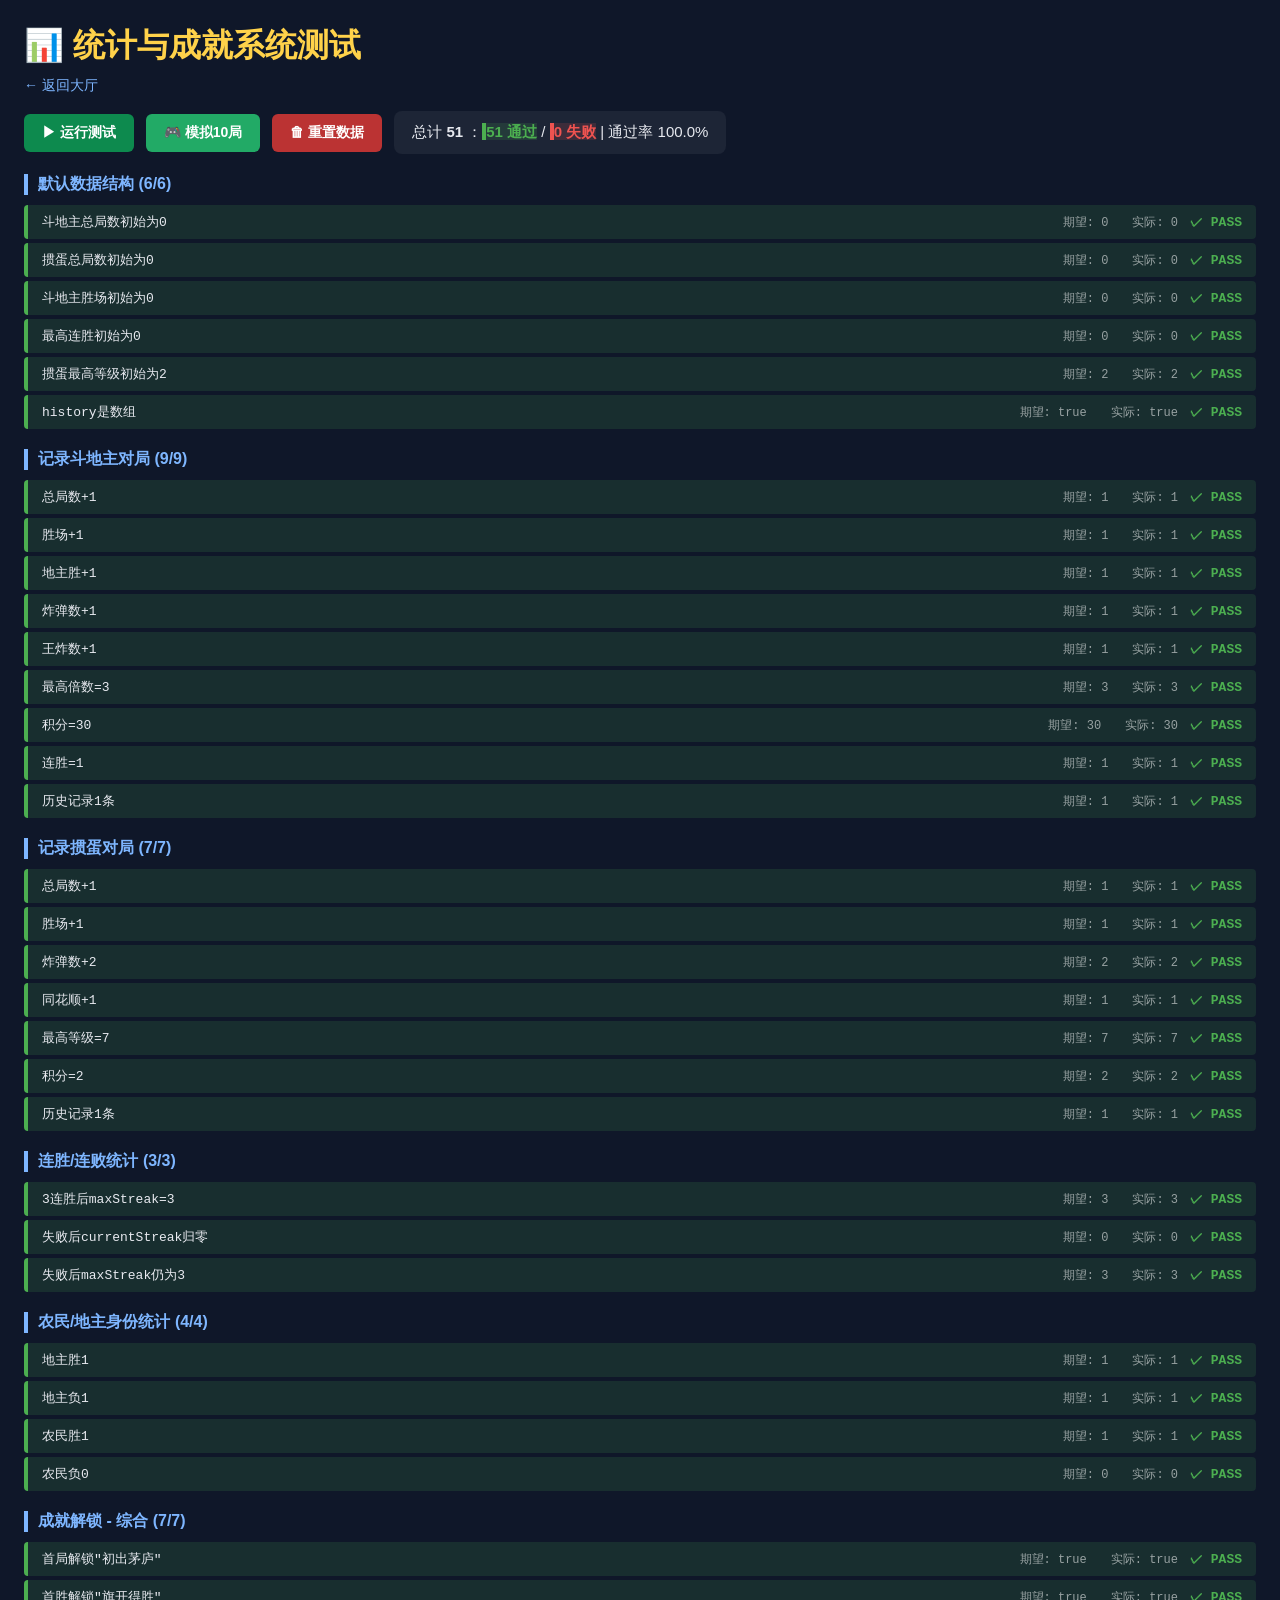
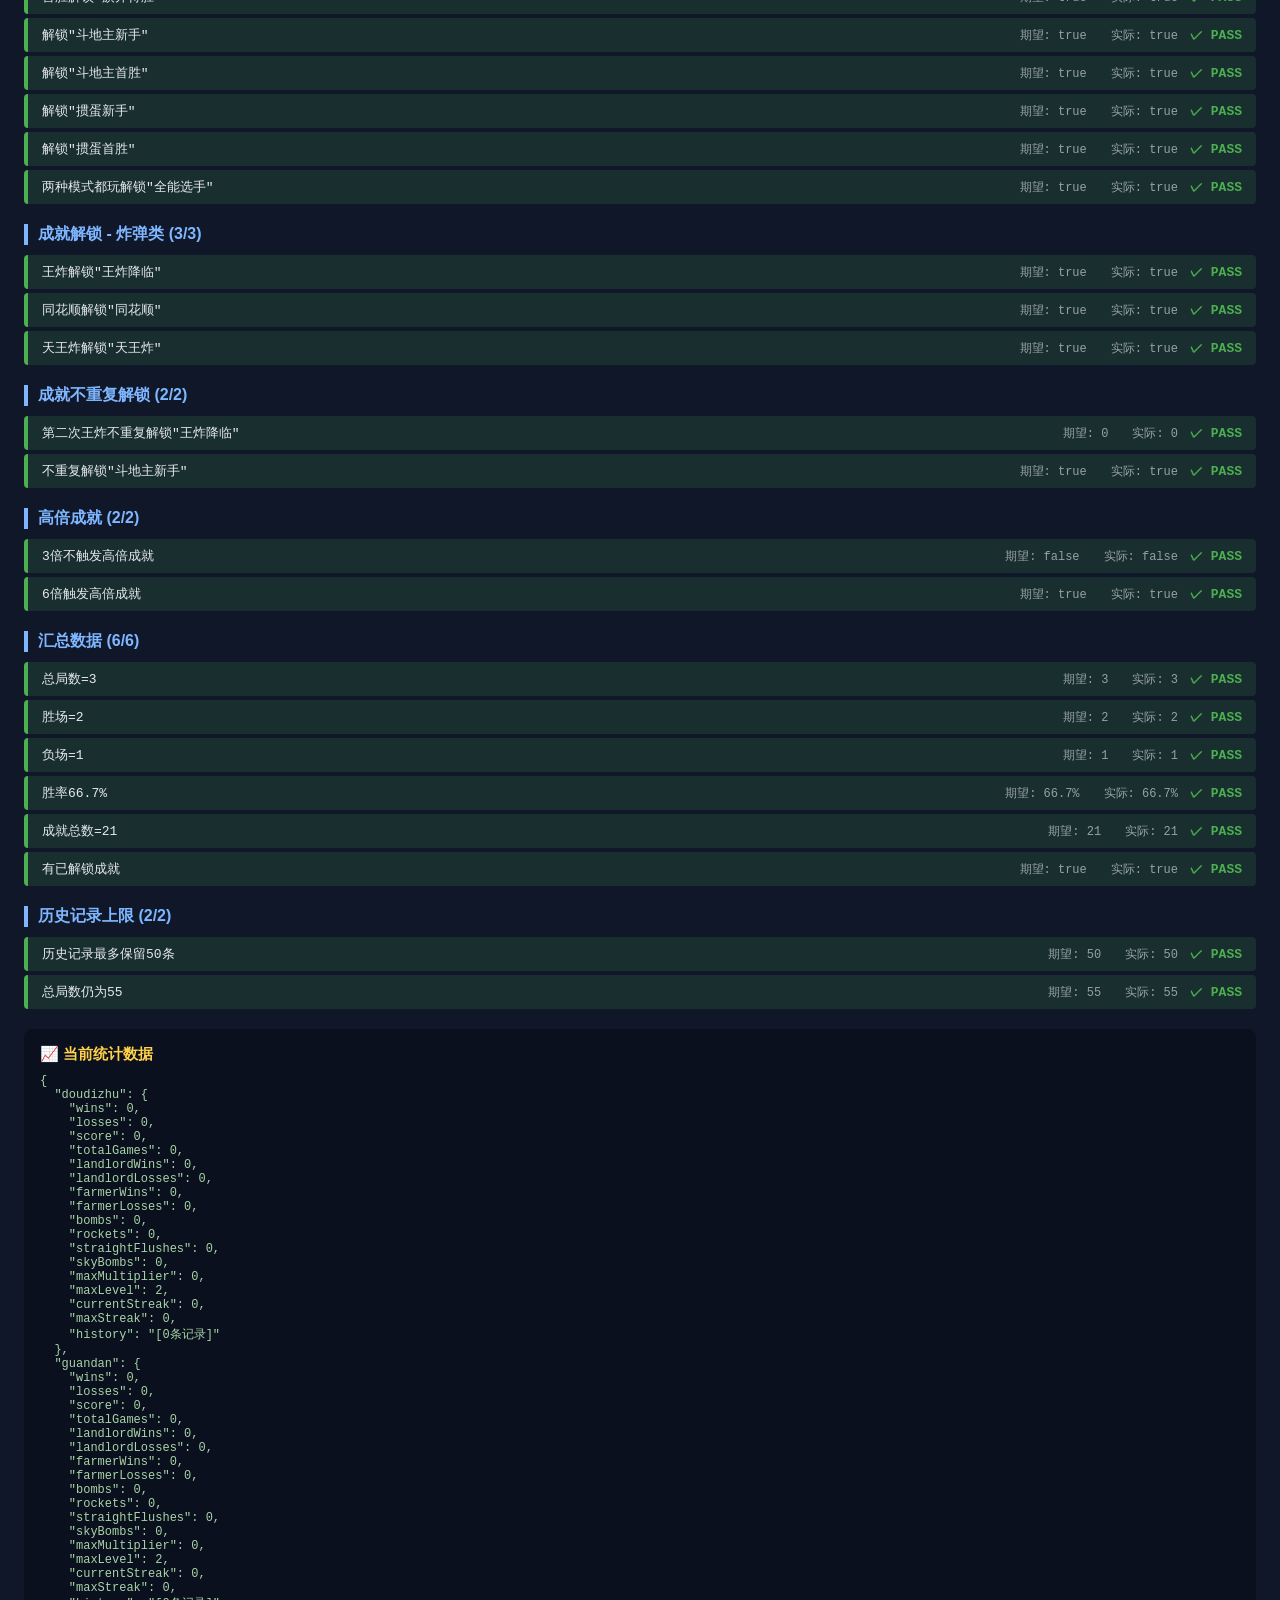
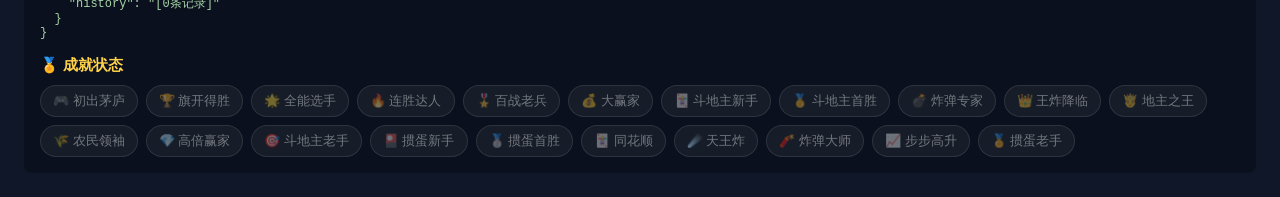
<file: M91s-Card-Games/tests/test-stats.html>
<!DOCTYPE html>
<html lang="zh-CN">
<head>
  <meta charset="UTF-8" />
  <meta name="viewport" content="width=device-width, initial-scale=1.0" />
  <title>统计与成就测试 - HappyCard</title>
  <style>
    * { box-sizing: border-box; }
    body { font-family: 'Microsoft YaHei', sans-serif; background: #0f1729; color: #e8eaf0; padding: 24px; margin: 0; }
    h1 { color: #ffd24a; margin: 0 0 8px; }
    .back { color: #7eb6ff; text-decoration: none; font-size: 14px; }
    .back:hover { text-decoration: underline; }
    .toolbar { display: flex; gap: 12px; align-items: center; margin: 16px 0; flex-wrap: wrap; }
    button { padding: 10px 18px; font-size: 14px; background: #0d8a4e; color: #fff; border: none; border-radius: 6px; cursor: pointer; font-weight: bold; }
    button:hover { background: #0f9b58; }
    button.danger { background: #b33; }
    button.danger:hover { background: #c44; }
    button.blue { background: #2a6; }
    .summary { font-size: 15px; padding: 12px 18px; background: rgba(255,255,255,0.06); border-radius: 8px; }
    .summary .pass { color: #4caf50; font-weight: bold; }
    .summary .fail { color: #ef5350; font-weight: bold; }
    .group { margin: 20px 0; }
    .group h2 { color: #7eb6ff; font-size: 16px; border-left: 4px solid #7eb6ff; padding-left: 10px; margin: 0 0 10px; }
    .case { padding: 8px 14px; margin: 4px 0; border-radius: 4px; font-family: 'Consolas', monospace; font-size: 13px; display: flex; justify-content: space-between; align-items: center; }
    .pass { background: rgba(76,175,80,0.15); border-left: 4px solid #4caf50; }
    .fail { background: rgba(239,83,80,0.15); border-left: 4px solid #ef5350; }
    .case .desc { flex: 1; }
    .case .expect { color: rgba(255,255,255,0.55); margin: 0 12px; font-size: 12px; }
    .case .tag { font-weight: bold; }
    .case.pass .tag { color: #4caf50; }
    .case.fail .tag { color: #ef5350; }
    .preview { background: rgba(0,0,0,0.3); border-radius: 8px; padding: 16px; margin-top: 16px; }
    .preview h3 { color: #ffd24a; margin: 0 0 10px; font-size: 15px; }
    .preview pre { color: #a8d4a8; font-size: 12px; overflow-x: auto; margin: 0; white-space: pre-wrap; }
    .ach-preview { display: flex; flex-wrap: wrap; gap: 8px; margin-top: 10px; }
    .ach-chip { padding: 6px 12px; border-radius: 20px; font-size: 13px; background: rgba(255,210,74,0.15); border: 1px solid rgba(255,210,74,0.3); color: #ffd24a; }
    .ach-chip.locked { background: rgba(255,255,255,0.05); border-color: rgba(255,255,255,0.1); color: rgba(255,255,255,0.4); }
  </style>
</head>
<body>
  <h1>📊 统计与成就系统测试</h1>
  <a class="back" href="../src/index.html">← 返回大厅</a>
  <div class="toolbar">
    <button onclick="runAll()">▶ 运行测试</button>
    <button class="blue" onclick="simulateGames()">🎮 模拟10局</button>
    <button class="danger" onclick="resetAll()">🗑 重置数据</button>
    <div class="summary" id="summary">点击"运行测试"</div>
  </div>
  <div id="groups"></div>
  <div class="preview">
    <h3>📈 当前统计数据</h3>
    <pre id="statsPreview">（点击"运行测试"或"模拟10局"查看）</pre>
    <h3 style="margin-top:16px">🏅 成就状态</h3>
    <div class="ach-preview" id="achPreview"></div>
  </div>

  <script src="../src/js/data/achievements.js"></script>
  <script src="../src/js/utils/storage.js"></script>
  <script src="../src/js/utils/StatsManager.js"></script>
  <script>
    const testGroups = [];
    let allResults = [];

    function group(name, fn) { testGroups.push({ name, fn }); }
    function assert(cond, desc, expect, actual) {
      return { desc, pass: !!cond, expect: String(expect), actual: String(actual) };
    }

    // 每个测试前使用独立 storage key 避免污染
    function freshManager() {
      const store = {};
      const mockStorage = {
        get: (k) => store[k] !== undefined ? JSON.parse(JSON.stringify(store[k])) : null,
        set: (k, v) => { store[k] = JSON.parse(JSON.stringify(v)); },
        remove: (k) => { delete store[k]; }
      };
      return new StatsManager(mockStorage);
    }

    // ========== StatsManager 基础功能 ==========
    group('默认数据结构', () => {
      const mgr = freshManager();
      const s = mgr.getStats();
      return [
        assert(s.doudizhu.totalGames === 0, '斗地主总局数初始为0', 0, s.doudizhu.totalGames),
        assert(s.guandan.totalGames === 0, '掼蛋总局数初始为0', 0, s.guandan.totalGames),
        assert(s.doudizhu.wins === 0, '斗地主胜场初始为0', 0, s.doudizhu.wins),
        assert(s.doudizhu.maxStreak === 0, '最高连胜初始为0', 0, s.doudizhu.maxStreak),
        assert(s.guandan.maxLevel === 2, '掼蛋最高等级初始为2', 2, s.guandan.maxLevel),
        assert(Array.isArray(s.doudizhu.history), 'history是数组', true, Array.isArray(s.doudizhu.history))
      ];
    });

    group('记录斗地主对局', () => {
      const mgr = freshManager();
      mgr.recordDoudizhu({ isWin: true, multiplier: 3, role: 'landlord', bombs: 1, rockets: 1, scoreDelta: 30 });
      const s = mgr.getStats();
      return [
        assert(s.doudizhu.totalGames === 1, '总局数+1', 1, s.doudizhu.totalGames),
        assert(s.doudizhu.wins === 1, '胜场+1', 1, s.doudizhu.wins),
        assert(s.doudizhu.landlordWins === 1, '地主胜+1', 1, s.doudizhu.landlordWins),
        assert(s.doudizhu.bombs === 1, '炸弹数+1', 1, s.doudizhu.bombs),
        assert(s.doudizhu.rockets === 1, '王炸数+1', 1, s.doudizhu.rockets),
        assert(s.doudizhu.maxMultiplier === 3, '最高倍数=3', 3, s.doudizhu.maxMultiplier),
        assert(s.doudizhu.score === 30, '积分=30', 30, s.doudizhu.score),
        assert(s.doudizhu.currentStreak === 1, '连胜=1', 1, s.doudizhu.currentStreak),
        assert(s.doudizhu.history.length === 1, '历史记录1条', 1, s.doudizhu.history.length)
      ];
    });

    group('记录掼蛋对局', () => {
      const mgr = freshManager();
      mgr.recordGuandan({ isWin: true, upLevel: 2, bombs: 2, straightFlushes: 1, skyBombs: 0, levelValue: 7, levelDisplay: '7', scoreDelta: 2 });
      const s = mgr.getStats();
      return [
        assert(s.guandan.totalGames === 1, '总局数+1', 1, s.guandan.totalGames),
        assert(s.guandan.wins === 1, '胜场+1', 1, s.guandan.wins),
        assert(s.guandan.bombs === 2, '炸弹数+2', 2, s.guandan.bombs),
        assert(s.guandan.straightFlushes === 1, '同花顺+1', 1, s.guandan.straightFlushes),
        assert(s.guandan.maxLevel === 7, '最高等级=7', 7, s.guandan.maxLevel),
        assert(s.guandan.score === 2, '积分=2', 2, s.guandan.score),
        assert(s.guandan.history.length === 1, '历史记录1条', 1, s.guandan.history.length)
      ];
    });

    group('连胜/连败统计', () => {
      const mgr = freshManager();
      mgr.recordDoudizhu({ isWin: true, multiplier: 1, role: 'farmer', bombs: 0, rockets: 0, scoreDelta: 10 });
      mgr.recordDoudizhu({ isWin: true, multiplier: 1, role: 'farmer', bombs: 0, rockets: 0, scoreDelta: 10 });
      mgr.recordDoudizhu({ isWin: true, multiplier: 1, role: 'farmer', bombs: 0, rockets: 0, scoreDelta: 10 });
      const s1 = mgr.getStats();
      const streakAfter3 = s1.doudizhu.maxStreak;
      mgr.recordDoudizhu({ isWin: false, multiplier: 1, role: 'farmer', bombs: 0, rockets: 0, scoreDelta: -10 });
      const s2 = mgr.getStats();
      return [
        assert(streakAfter3 === 3, '3连胜后maxStreak=3', 3, streakAfter3),
        assert(s2.doudizhu.currentStreak === 0, '失败后currentStreak归零', 0, s2.doudizhu.currentStreak),
        assert(s2.doudizhu.maxStreak === 3, '失败后maxStreak仍为3', 3, s2.doudizhu.maxStreak)
      ];
    });

    group('农民/地主身份统计', () => {
      const mgr = freshManager();
      mgr.recordDoudizhu({ isWin: true, multiplier: 1, role: 'landlord', bombs: 0, rockets: 0, scoreDelta: 10 });
      mgr.recordDoudizhu({ isWin: false, multiplier: 1, role: 'landlord', bombs: 0, rockets: 0, scoreDelta: -10 });
      mgr.recordDoudizhu({ isWin: true, multiplier: 1, role: 'farmer', bombs: 0, rockets: 0, scoreDelta: 10 });
      const s = mgr.getStats();
      return [
        assert(s.doudizhu.landlordWins === 1, '地主胜1', 1, s.doudizhu.landlordWins),
        assert(s.doudizhu.landlordLosses === 1, '地主负1', 1, s.doudizhu.landlordLosses),
        assert(s.doudizhu.farmerWins === 1, '农民胜1', 1, s.doudizhu.farmerWins),
        assert(s.doudizhu.farmerLosses === 0, '农民负0', 0, s.doudizhu.farmerLosses)
      ];
    });

    // ========== 成就检测 ==========
    group('成就解锁 - 综合', () => {
      const mgr = freshManager();
      const n1 = mgr.recordDoudizhu({ isWin: true, multiplier: 1, role: 'farmer', bombs: 0, rockets: 0, scoreDelta: 10 });
      const n2 = mgr.recordGuandan({ isWin: true, upLevel: 1, bombs: 0, straightFlushes: 0, skyBombs: 0, levelValue: 3, levelDisplay: '3', scoreDelta: 1 });
      const ids = [...n1.map(a=>a.id), ...n2.map(a=>a.id)];
      return [
        assert(ids.includes('first_game'), '首局解锁"初出茅庐"', true, ids.includes('first_game')),
        assert(ids.includes('first_win'), '首胜解锁"旗开得胜"', true, ids.includes('first_win')),
        assert(ids.includes('ddz_first'), '解锁"斗地主新手"', true, ids.includes('ddz_first')),
        assert(ids.includes('ddz_first_win'), '解锁"斗地主首胜"', true, ids.includes('ddz_first_win')),
        assert(ids.includes('gd_first'), '解锁"掼蛋新手"', true, ids.includes('gd_first')),
        assert(ids.includes('gd_first_win'), '解锁"掼蛋首胜"', true, ids.includes('gd_first_win')),
        assert(ids.includes('all_rounder'), '两种模式都玩解锁"全能选手"', true, ids.includes('all_rounder'))
      ];
    });

    group('成就解锁 - 炸弹类', () => {
      const mgr = freshManager();
      const n1 = mgr.recordDoudizhu({ isWin: true, multiplier: 1, role: 'farmer', bombs: 0, rockets: 1, scoreDelta: 10 });
      const n2 = mgr.recordGuandan({ isWin: true, upLevel: 1, bombs: 0, straightFlushes: 1, skyBombs: 0, levelValue: 3, levelDisplay: '3', scoreDelta: 1 });
      const n3 = mgr.recordGuandan({ isWin: false, upLevel: 0, bombs: 0, straightFlushes: 0, skyBombs: 1, levelValue: 3, levelDisplay: '3', scoreDelta: -1 });
      return [
        assert(n1.some(a=>a.id==='ddz_rocket'), '王炸解锁"王炸降临"', true, n1.some(a=>a.id==='ddz_rocket')),
        assert(n2.some(a=>a.id==='gd_straight_flush'), '同花顺解锁"同花顺"', true, n2.some(a=>a.id==='gd_straight_flush')),
        assert(n3.some(a=>a.id==='gd_sky_bomb'), '天王炸解锁"天王炸"', true, n3.some(a=>a.id==='gd_sky_bomb'))
      ];
    });

    group('成就不重复解锁', () => {
      const mgr = freshManager();
      mgr.recordDoudizhu({ isWin: true, multiplier: 1, role: 'farmer', bombs: 0, rockets: 1, scoreDelta: 10 });
      const n2 = mgr.recordDoudizhu({ isWin: true, multiplier: 1, role: 'farmer', bombs: 0, rockets: 1, scoreDelta: 10 });
      return [
        assert(n2.length === 0, '第二次王炸不重复解锁"王炸降临"', 0, n2.length),
        assert(!n2.some(a=>a.id==='ddz_first'), '不重复解锁"斗地主新手"', true, !n2.some(a=>a.id==='ddz_first'))
      ];
    });

    group('高倍成就', () => {
      const mgr = freshManager();
      const n1 = mgr.recordDoudizhu({ isWin: true, multiplier: 3, role: 'farmer', bombs: 0, rockets: 0, scoreDelta: 30 });
      const n2 = mgr.recordDoudizhu({ isWin: true, multiplier: 6, role: 'farmer', bombs: 0, rockets: 0, scoreDelta: 60 });
      return [
        assert(!n1.some(a=>a.id==='ddz_high_multi'), '3倍不触发高倍成就', false, n1.some(a=>a.id==='ddz_high_multi')),
        assert(n2.some(a=>a.id==='ddz_high_multi'), '6倍触发高倍成就', true, n2.some(a=>a.id==='ddz_high_multi'))
      ];
    });

    group('汇总数据', () => {
      const mgr = freshManager();
      mgr.recordDoudizhu({ isWin: true, multiplier: 1, role: 'farmer', bombs: 0, rockets: 0, scoreDelta: 10 });
      mgr.recordDoudizhu({ isWin: false, multiplier: 1, role: 'farmer', bombs: 0, rockets: 0, scoreDelta: -10 });
      mgr.recordGuandan({ isWin: true, upLevel: 1, bombs: 0, straightFlushes: 0, skyBombs: 0, levelValue: 3, levelDisplay: '3', scoreDelta: 1 });
      const sum = mgr.getSummary();
      return [
        assert(sum.total === 3, '总局数=3', 3, sum.total),
        assert(sum.wins === 2, '胜场=2', 2, sum.wins),
        assert(sum.losses === 1, '负场=1', 1, sum.losses),
        assert(sum.winRate === '66.7%', '胜率66.7%', '66.7%', sum.winRate),
        assert(sum.totalAchievements === 21, '成就总数=21', 21, sum.totalAchievements),
        assert(sum.unlockedCount > 0, '有已解锁成就', true, sum.unlockedCount > 0)
      ];
    });

    group('历史记录上限', () => {
      const mgr = freshManager();
      for (let i = 0; i < 55; i++) {
        mgr.recordDoudizhu({ isWin: i % 2 === 0, multiplier: 1, role: 'farmer', bombs: 0, rockets: 0, scoreDelta: i % 2 === 0 ? 10 : -10 });
      }
      const s = mgr.getStats();
      return [
        assert(s.doudizhu.history.length === 50, '历史记录最多保留50条', 50, s.doudizhu.history.length),
        assert(s.doudizhu.totalGames === 55, '总局数仍为55', 55, s.doudizhu.totalGames)
      ];
    });

    function runAll() {
      allResults = [];
      for (const g of testGroups) {
        try {
          const cases = g.fn();
          allResults.push({ name: g.name, cases });
        } catch (e) {
          allResults.push({ name: g.name + ' [异常]', cases: [{ desc: e.message, pass: false, expect: '', actual: e.stack }] });
        }
      }
      render();
      updatePreview();
    }

    function render() {
      const groups = document.getElementById('groups');
      groups.innerHTML = '';
      let pass = 0, fail = 0;
      for (const g of allResults) {
        const groupEl = document.createElement('div');
        groupEl.className = 'group';
        groupEl.innerHTML = `<h2>${g.name} (${g.cases.filter(c=>c.pass).length}/${g.cases.length})</h2>`;
        for (const c of g.cases) {
          const el = document.createElement('div');
          el.className = 'case ' + (c.pass ? 'pass' : 'fail');
          if (c.pass) pass++; else fail++;
          el.innerHTML = `
            <span class="desc">${c.desc}</span>
            <span class="expect">期望: ${c.expect}</span>
            <span class="expect">实际: ${c.actual}</span>
            <span class="tag">${c.pass ? '✓ PASS' : '✗ FAIL'}</span>
          `;
          groupEl.appendChild(el);
        }
        groups.appendChild(groupEl);
      }
      const total = pass + fail;
      const rate = total ? ((pass/total)*100).toFixed(1) : 0;
      document.getElementById('summary').innerHTML =
        `总计 <b>${total}</b> ：<span class="pass">${pass} 通过</span> / <span class="fail">${fail} 失败</span> | 通过率 ${rate}%`;
    }

    function updatePreview() {
      const s = statsManager.getStats();
      document.getElementById('statsPreview').textContent = JSON.stringify({
        doudizhu: { ...s.doudizhu, history: `[${s.doudizhu.history.length}条记录]` },
        guandan: { ...s.guandan, history: `[${s.guandan.history.length}条记录]` }
      }, null, 2);
      const states = statsManager.getAchievementStates();
      const el = document.getElementById('achPreview');
      el.innerHTML = states.map(a =>
        `<span class="ach-chip ${a.unlocked ? '' : 'locked'}">${a.icon} ${a.name}</span>`
      ).join('');
    }

    function simulateGames() {
      for (let i = 0; i < 5; i++) {
        statsManager.recordDoudizhu({
          isWin: Math.random() > 0.4,
          multiplier: Math.ceil(Math.random() * 3),
          role: Math.random() > 0.6 ? 'landlord' : 'farmer',
          bombs: Math.random() > 0.7 ? 1 : 0,
          rockets: Math.random() > 0.9 ? 1 : 0,
          scoreDelta: Math.floor(Math.random() * 40) - 10
        });
      }
      for (let i = 0; i < 5; i++) {
        statsManager.recordGuandan({
          isWin: Math.random() > 0.45,
          upLevel: Math.ceil(Math.random() * 3),
          bombs: Math.random() > 0.6 ? 1 : 0,
          straightFlushes: Math.random() > 0.85 ? 1 : 0,
          skyBombs: Math.random() > 0.95 ? 1 : 0,
          levelValue: 3 + Math.floor(Math.random() * 12),
          levelDisplay: '5',
          scoreDelta: Math.floor(Math.random() * 4) - 1
        });
      }
      runAll();
    }

    function resetAll() {
      if (!confirm('确定重置所有统计和成就数据？')) return;
      statsManager.resetAll();
      runAll();
    }

    runAll();
  </script>
</body>
</html>
</file>
<file: css/style.css>
:root {
  --bg: #070b17;
  --bg-strong: #0d1324;
  --bg-soft: rgba(17, 24, 39, 0.72);
  --surface: rgba(19, 27, 43, 0.8);
  --surface-strong: rgba(24, 33, 53, 0.95);
  --card: rgba(255, 255, 255, 0.06);
  --card-strong: rgba(255, 255, 255, 0.1);
  --border: rgba(255, 255, 255, 0.12);
  --text: #ecf1ff;
  --text-strong: #ffffff;
  --muted: #a9b5d1;
  --primary: #667eea;
  --primary-2: #764ba2;
  --primary-3: #a78bfa;
  --success: #34d399;
  --shadow: 0 18px 48px rgba(8, 10, 20, 0.42);
  --gradient: linear-gradient(135deg, var(--primary) 0%, var(--primary-2) 100%);
  --section-alt: rgba(14, 20, 32, 0.7);
  --scrollbar-track: #141b2b;
  --scrollbar-thumb: linear-gradient(180deg, #667eea, #764ba2);
  --tag-bg: rgba(255, 255, 255, 0.05);
}

body.light {
  --bg: #eef3ff;
  --bg-strong: #f7f9ff;
  --bg-soft: rgba(255, 255, 255, 0.7);
  --surface: rgba(255, 255, 255, 0.8);
  --surface-strong: rgba(255, 255, 255, 0.96);
  --card: rgba(139, 150, 183, 0.08);
  --card-strong: rgba(255, 255, 255, 0.45);
  --border: rgba(102, 126, 234, 0.18);
  --text: #1c2438;
  --text-strong: #131a2d;
  --muted: #58657d;
  --section-alt: rgba(225, 232, 255, 0.8);
  --scrollbar-track: #edf1ff;
  --scrollbar-thumb: linear-gradient(180deg, #8b93ff, #7655ba);
  --tag-bg: rgba(102, 126, 234, 0.08);
  --shadow: 0 18px 42px rgba(69, 90, 150, 0.12);
}

* {
  box-sizing: border-box;
  margin: 0;
  padding: 0;
}

html {
  scroll-behavior: smooth;
}

body {
  font-family: "Segoe UI", "Microsoft YaHei", sans-serif;
  background:
    radial-gradient(circle at top, rgba(102, 126, 234, 0.18), transparent 30%),
    radial-gradient(circle at bottom right, rgba(118, 75, 162, 0.16), transparent 28%),
    var(--bg);
  color: var(--text);
  transition: background 0.35s ease, color 0.35s ease;
  line-height: 1.7;
  overflow-x: hidden;
}

body::before {
  content: "";
  position: fixed;
  inset: 0;
  background: linear-gradient(180deg, rgba(255, 255, 255, 0.02), transparent 25%);
  pointer-events: none;
  z-index: -1;
}

img {
  max-width: 100%;
  display: block;
}

a {
  color: inherit;
  text-decoration: none;
}

button,
input,
textarea {
  font: inherit;
}

body.cursor-hidden {
  cursor: none;
}

body.cursor-hover {
  cursor: none;
}

.cursor-dot,
.cursor-ring {
  position: fixed;
  left: 0;
  top: 0;
  pointer-events: none;
  z-index: 1500;
  transform: translate(-50%, -50%);
  transition: width 0.18s ease, height 0.18s ease, opacity 0.18s ease;
}

.cursor-dot {
  width: 10px;
  height: 10px;
  border-radius: 50%;
  background: rgba(167, 139, 250, 0.9);
  box-shadow: 0 0 20px rgba(167, 139, 250, 0.7);
}

.cursor-ring {
  width: 32px;
  height: 32px;
  border: 1px solid rgba(102, 126, 234, 0.7);
  border-radius: 50%;
  opacity: 0.7;
}

body.cursor-hover .cursor-ring {
  width: 42px;
  height: 42px;
}

::selection {
  background: rgba(102, 126, 234, 0.35);
  color: var(--text-strong);
}

::-webkit-scrollbar {
  width: 10px;
}

::-webkit-scrollbar-track {
  background: var(--scrollbar-track);
}

::-webkit-scrollbar-thumb {
  background: var(--scrollbar-thumb);
  border-radius: 999px;
  border: 2px solid transparent;
  background-clip: padding-box;
}

.container {
  width: min(1180px, calc(100% - 32px));
  margin: 0 auto;
}

.section {
  padding: 110px 0;
}

.section-alt {
  background: var(--section-alt);
}

.section-heading {
  text-align: center;
  margin-bottom: 48px;
}

.align-left {
  text-align: left;
}

.eyebrow {
  display: inline-block;
  margin-bottom: 12px;
  color: var(--primary-3);
  font-size: 0.82rem;
  font-weight: 700;
  letter-spacing: 0.14em;
  text-transform: uppercase;
}

h1,
h2,
h3,
h4 {
  color: var(--text-strong);
  line-height: 1.2;
}

h2 {
  font-size: clamp(2rem, 2.5vw, 3rem);
}

p {
  color: var(--muted);
}

.gradient-text {
  background: var(--gradient);
  -webkit-background-clip: text;
  background-clip: text;
  color: transparent;
}

.loading-screen {
  position: fixed;
  inset: 0;
  display: grid;
  place-items: center;
  background: rgba(7, 11, 24, 0.97);
  z-index: 2000;
  transition: opacity 0.8s ease, visibility 0.8s ease;
}

body.light .loading-screen {
  background: rgba(238, 243, 255, 0.98);
}

.loading-screen.hidden {
  opacity: 0;
  visibility: hidden;
  pointer-events: none;
}

.loader-shell {
  position: relative;
  width: 120px;
  height: 120px;
  display: grid;
  place-items: center;
}

.loader-ring {
  position: absolute;
  inset: 0;
  border-radius: 50%;
  border: 2px solid rgba(102, 126, 234, 0.15);
  border-top-color: var(--primary);
  border-right-color: var(--primary-2);
  animation: spin 1.2s linear infinite;
}

.loader-core {
  display: grid;
  place-items: center;
  width: 72px;
  height: 72px;
  border-radius: 50%;
  background: var(--gradient);
  color: white;
  font-weight: 700;
  box-shadow: 0 18px 32px rgba(102, 126, 234, 0.45);
}

.loader-progress-wrap {
  position: absolute;
  left: 50%;
  bottom: 110px;
  transform: translateX(-50%);
  width: min(220px, 58vw);
  height: 8px;
  background: rgba(255, 255, 255, 0.08);
  border-radius: 999px;
  overflow: hidden;
}

.loader-progress {
  width: 0;
  height: 100%;
  border-radius: inherit;
  background: var(--gradient);
  box-shadow: 0 0 18px rgba(102, 126, 234, 0.42);
  transition: width 0.18s ease;
}

.loading-screen p {
  position: absolute;
  margin-top: 120px;
  color: var(--muted);
  letter-spacing: 0.2em;
  font-size: 0.75rem;
  text-transform: uppercase;
}

@keyframes spin {
  to {
    transform: rotate(360deg);
  }
}

.scroll-progress {
  position: fixed;
  top: 0;
  left: 0;
  width: 0;
  height: 3px;
  background: var(--gradient);
  box-shadow: 0 0 14px rgba(102, 126, 234, 0.8);
  z-index: 1200;
}

.site-header {
  position: fixed;
  top: 0;
  left: 0;
  width: 100%;
  z-index: 1000;
  transition: background 0.3s ease, box-shadow 0.3s ease, backdrop-filter 0.3s ease;
}

.site-header.scrolled {
  background: rgba(8, 12, 22, 0.55);
  backdrop-filter: blur(18px);
  box-shadow: 0 8px 32px rgba(0, 0, 0, 0.18);
}

body.light .site-header.scrolled {
  background: rgba(255, 255, 255, 0.58);
}

.mobile-menu-panel {
  width: min(92vw, 420px);
  margin: 0 auto 12px;
  padding: 0 16px;
  max-height: 0;
  overflow: hidden;
  opacity: 0;
  border: 1px solid transparent;
  border-radius: 18px;
  background: transparent;
  box-shadow: none;
  backdrop-filter: blur(0);
  transition: max-height 0.35s ease, opacity 0.3s ease, padding 0.3s ease, border-color 0.3s ease, background 0.3s ease;
}

.mobile-menu-panel.open {
  max-height: 340px;
  opacity: 1;
  padding: 16px;
  border-color: var(--border);
  background: var(--surface);
  box-shadow: var(--shadow);
  backdrop-filter: blur(18px);
}

.mobile-nav {
  display: flex;
  flex-direction: column;
  gap: 12px;
}

.nav-link.active {
  color: var(--text-strong);
}

.nav-wrap {
  display: flex;
  align-items: center;
  justify-content: space-between;
  min-height: 78px;
}

.brand {
  display: inline-flex;
  align-items: center;
  gap: 10px;
  font-weight: 700;
}

.brand-mark {
  width: 36px;
  height: 36px;
  display: grid;
  place-items: center;
  border-radius: 12px;
  background: var(--gradient);
  color: white;
  box-shadow: 0 10px 22px rgba(102, 126, 234, 0.35);
}

.main-nav {
  display: flex;
  align-items: center;
  gap: 24px;
  font-size: 0.97rem;
  color: var(--muted);
}

.main-nav a {
  position: relative;
  transition: color 0.25s ease;
}

.main-nav a::after {
  content: "";
  position: absolute;
  left: 0;
  bottom: -8px;
  width: 100%;
  height: 2px;
  background: var(--gradient);
  transform: scaleX(0);
  transform-origin: left;
  transition: transform 0.25s ease;
}

.main-nav a:hover,
.main-nav a:focus-visible {
  color: var(--text-strong);
}

.main-nav a:hover::after,
.main-nav a:focus-visible::after {
  transform: scaleX(1);
}

.nav-actions {
  display: flex;
  align-items: center;
  gap: 12px;
}

.theme-toggle,
.menu-toggle,
.back-to-top {
  border: 1px solid var(--border);
  background: rgba(255, 255, 255, 0.04);
  color: var(--text-strong);
  cursor: pointer;
  transition: transform 0.25s ease, border-color 0.25s ease, background 0.25s ease;
}

.theme-toggle {
  width: 42px;
  height: 42px;
  border-radius: 50%;
}

.theme-toggle:hover,
.menu-toggle:hover,
.back-to-top:hover,
.btn:hover {
  transform: translateY(-3px);
  box-shadow: 0 16px 32px rgba(102, 126, 234, 0.28);
}

.btn-primary:hover {
  background: linear-gradient(135deg, #7f8ef9 0%, #8b5cf6 100%);
}

.back-to-top {
  position: fixed;
  right: 24px;
  bottom: 24px;
  width: 52px;
  height: 52px;
  display: grid;
  place-items: center;
  border-radius: 50%;
  border: 1px solid var(--border);
  background: var(--gradient);
  color: white;
  box-shadow: 0 12px 26px rgba(102, 126, 234, 0.28);
  opacity: 0;
  pointer-events: none;
  transform: translateY(12px);
  transition: opacity 0.25s ease, transform 0.25s ease;
  z-index: 1001;
}

@media (max-width: 640px) {
  .back-to-top {
    right: 18px;
    bottom: 18px;
  }
}

.back-to-top.visible {
  opacity: 1;
  pointer-events: auto;
  transform: translateY(0);
}

.menu-toggle {
  display: none;
  width: 46px;
  height: 46px;
  padding: 10px;
  border-radius: 12px;
  flex-direction: column;
  justify-content: center;
  gap: 5px;
  transition: transform 0.25s ease, border-color 0.25s ease;
}

.menu-toggle span {
  display: block;
  width: 100%;
  height: 2px;
  background: var(--text-strong);
  border-radius: 999px;
  transition: transform 0.28s ease, opacity 0.25s ease;
}

.menu-toggle.open span:nth-child(1) {
  transform: translateY(7px) rotate(45deg);
}

.menu-toggle.open span:nth-child(2) {
  opacity: 0;
}

.menu-toggle.open span:nth-child(3) {
  transform: translateY(-7px) rotate(-45deg);
}

.hero {
  position: relative;
  min-height: 100vh;
  display: flex;
  align-items: center;
  padding-top: 110px;
  overflow: hidden;
}

#particle-canvas {
  position: absolute;
  inset: 0;
  width: 100%;
  height: 100%;
  z-index: 0;
  opacity: 0.8;
}

.hero-inner {
  position: relative;
  z-index: 1;
  display: grid;
  grid-template-columns: 1.2fr 0.8fr;
  align-items: center;
  gap: 42px;
}

.hero-copy,
.hero-visual {
  position: relative;
  z-index: 2;
}

.eyebrow {
  display: inline-flex;
}

.hero-copy h1 {
  font-size: clamp(2.8rem, 5vw, 5rem);
  letter-spacing: -0.04em;
  margin-bottom: 18px;
}

.typing-box {
  min-height: 52px;
  display: inline-flex;
  align-items: center;
  gap: 6px;
  font-size: clamp(1.2rem, 2vw, 2rem);
  font-weight: 700;
  margin-bottom: 20px;
  color: var(--text-strong);
}

.typing-cursor {
  width: 2px;
  height: 1.5em;
  background: var(--primary-3);
  display: inline-block;
  animation: blink 0.8s steps(1) infinite;
}

@keyframes blink {
  50% {
    opacity: 0;
  }
}

.intro {
  max-width: 632px;
  font-size: 1.08rem;
  margin-bottom: 28px;
}

.hero-actions {
  display: flex;
  flex-wrap: wrap;
  gap: 18px;
  margin-bottom: 26px;
}

.btn {
  position: relative;
  display: inline-flex;
  align-items: center;
  justify-content: center;
  min-width: 180px;
  padding: 0.9rem 1.6rem;
  border-radius: 999px;
  border: 1px solid transparent;
  font-weight: 700;
  letter-spacing: 0.02em;
  transition: transform 0.25s ease, box-shadow 0.3s ease, border-color 0.3s ease;
}

.btn-primary {
  background: var(--gradient);
  color: white;
  box-shadow: 0 16px 34px rgba(102, 126, 234, 0.34);
}

.btn-secondary {
  background: transparent;
  color: var(--text-strong);
  border-color: var(--border);
}

.social-links {
  display: flex;
  flex-wrap: wrap;
  gap: 14px;
}

.social-links a {
  display: inline-flex;
  align-items: center;
  justify-content: center;
  min-width: 88px;
  min-height: 40px;
  padding: 0 14px;
  border: 1px solid var(--border);
  border-radius: 999px;
  color: var(--muted);
  background: rgba(255, 255, 255, 0.02);
  transition: all 0.25s ease;
}

.social-links a:hover,
.social-links a:focus-visible {
  color: var(--text-strong);
  border-color: rgba(102, 126, 234, 0.5);
  background: rgba(102, 126, 234, 0.08);
  transform: rotate(-8deg) translateY(-2px);
}

.social-links a {
  transform-origin: center;
}

.hero-visual {
  display: flex;
  justify-content: center;
}

.avatar-stage {
  position: relative;
  width: min(420px, 78vw);
  height: min(420px, 78vw);
  display: grid;
  place-items: center;
}

.avatar-ring {
  position: absolute;
  border-radius: 50%;
  border: 1px solid rgba(167, 139, 250, 0.7);
  box-shadow: inset 0 0 28px rgba(167, 139, 250, 0.2);
  animation: rotateRing 18s linear infinite;
}

.ring-one {
  width: 92%;
  height: 92%;
  background: conic-gradient(from 0deg, rgba(102, 126, 234, 0.18), rgba(118, 75, 162, 0.08), rgba(102, 126, 234, 0.18));
}

.ring-two {
  width: 76%;
  height: 76%;
  border-style: dashed;
  animation-direction: reverse;
  animation-duration: 12s;
}

.avatar-core {
  position: relative;
  width: 62%;
  height: 62%;
  display: grid;
  place-items: center;
  border-radius: 50%;
  background: linear-gradient(160deg, rgba(255, 255, 255, 0.14), rgba(101, 114, 198, 0.12));
  border: 1px solid rgba(255, 255, 255, 0.1);
  box-shadow: 0 24px 54px rgba(102, 126, 234, 0.28);
}

.avatar-face {
  width: 72%;
  height: 72%;
  display: grid;
  place-items: center;
  border-radius: 50%;
  background: radial-gradient(circle at 30% 30%, rgba(255, 255, 255, 0.65), rgba(106, 82, 196, 0.16) 35%, rgba(13, 19, 36, 0.9) 100%);
  border: 1px solid rgba(255, 255, 255, 0.14);
  box-shadow: inset 0 10px 26px rgba(255, 255, 255, 0.08);
}

.avatar-face span {
  font-size: clamp(2.5rem, 4vw, 4rem);
  color: white;
  font-weight: 800;
  letter-spacing: -0.06em;
}

@keyframes rotateRing {
  to {
    transform: rotate(360deg);
  }
}

.scroll-indicator {
  position: absolute;
  left: 50%;
  bottom: 36px;
  transform: translateX(-50%);
  display: flex;
  flex-direction: column;
  align-items: center;
  gap: 8px;
  font-size: 0.72rem;
  letter-spacing: 0.16em;
  text-transform: uppercase;
  color: var(--muted);
  animation: floatDown 1.7s ease-in-out infinite;
}

.scroll-indicator i {
  width: 20px;
  height: 30px;
  border: 1px solid rgba(255, 255, 255, 0.35);
  border-radius: 999px;
  position: relative;
}

.scroll-indicator i::after {
  content: "";
  position: absolute;
  left: 50%;
  top: 6px;
  width: 4px;
  height: 8px;
  transform: translateX(-50%);
  border-radius: 999px;
  background: var(--primary-3);
  animation: scrollDot 1.5s infinite ease-in-out;
}

@keyframes floatDown {
  0%,
  100% {
    transform: translateX(-50%) translateY(0);
  }
  50% {
    transform: translateX(-50%) translateY(8px);
  }
}

@keyframes scrollDot {
  0% {
    opacity: 0;
    transform: translate(-50%, 0);
  }
  30% {
    opacity: 1;
  }
  100% {
    opacity: 0;
    transform: translate(-50%, 12px);
  }
}

.about-grid {
  display: grid;
  grid-template-columns: 0.9fr 1.1fr;
  gap: 42px;
  align-items: center;
}

.portrait-card {
  padding: 22px;
  border-radius: 28px;
  background: rgba(255, 255, 255, 0.03);
  border: 1px solid var(--border);
  box-shadow: var(--shadow);
}

.portrait-placeholder {
  height: 430px;
  border-radius: 20px;
  display: grid;
  place-items: center;
  background:
    radial-gradient(circle at top left, rgba(167, 139, 250, 0.55), transparent 30%),
    linear-gradient(135deg, rgba(102, 126, 234, 0.5), rgba(118, 75, 162, 0.4)),
    rgba(13, 18, 28, 0.8);
  font-size: clamp(3rem, 6vw, 5rem);
  color: rgba(255, 255, 255, 0.9);
  font-weight: 800;
  letter-spacing: -0.05em;
}

.about-content p {
  margin-bottom: 20px;
}

.about-content p:first-of-type::first-letter {
  float: left;
  font-size: 3.2rem;
  line-height: 0.9;
  padding-right: 10px;
  font-weight: 800;
  color: var(--primary-3);
}

.stats-grid {
  display: grid;
  grid-template-columns: repeat(4, minmax(0, 1fr));
  gap: 18px;
  margin: 24px 0 28px;
}

.stat-item {
  padding: 20px 14px;
  border-radius: 18px;
  background: var(--card);
  border: 1px solid var(--border);
  text-align: center;
}

.stat-number {
  display: block;
  font-size: clamp(1.6rem, 2vw, 2.3rem);
  font-weight: 800;
  color: var(--text-strong);
}

.stat-label {
  display: block;
  margin-top: 8px;
  color: var(--muted);
  font-size: 0.88rem;
}

.tag-cloud {
  display: flex;
  flex-wrap: wrap;
  gap: 12px;
}

.tag-cloud span {
  display: inline-flex;
  align-items: center;
  justify-content: center;
  padding: 0.55rem 0.9rem;
  border-radius: 999px;
  background: var(--tag-bg);
  color: var(--text);
  border: 1px solid var(--border);
  transition: transform 0.25s ease, background 0.25s ease, color 0.25s ease;
}

.tag-cloud span:hover {
  transform: translateY(-2px) scale(1.03);
  background: rgba(102, 126, 234, 0.14);
  color: var(--text-strong);
}

.service-grid,
.achievement-grid {
  display: grid;
  grid-template-columns: repeat(4, minmax(0, 1fr));
  gap: 20px;
}

.service-card,
.achievement-card {
  padding: 28px 22px;
  border-radius: 22px;
  background: rgba(255, 255, 255, 0.03);
  border: 1px solid var(--border);
  box-shadow: var(--shadow);
  transition: transform 0.3s ease, border-color 0.3s ease;
}

.service-card:hover,
.achievement-card:hover {
  transform: translateY(-10px);
  border-color: rgba(102, 126, 234, 0.35);
}

.service-icon,
.achievement-icon {
  width: 58px;
  height: 58px;
  display: grid;
  place-items: center;
  border-radius: 16px;
  margin-bottom: 18px;
  background: linear-gradient(135deg, rgba(102, 126, 234, 0.18), rgba(118, 75, 162, 0.2));
  font-size: 1.7rem;
}

.service-card h3,
.achievement-card h3 {
  margin-bottom: 10px;
  font-size: 1.25rem;
}

.skills-layout {
  display: grid;
  grid-template-columns: 1.2fr 0.8fr;
  gap: 28px;
}

.skill-groups {
  display: grid;
  gap: 20px;
}

.skill-group {
  padding: 22px;
  border-radius: 20px;
  background: var(--card);
  border: 1px solid var(--border);
}

.skill-group h3 {
  margin-bottom: 18px;
  font-size: 1.2rem;
}

.skill-item + .skill-item {
  margin-top: 18px;
}

.skill-meta {
  display: flex;
  align-items: center;
  justify-content: space-between;
  gap: 12px;
  margin-bottom: 8px;
  color: var(--text);
  font-size: 0.95rem;
}

.skill-bar {
  position: relative;
  width: 100%;
  height: 12px;
  border-radius: 999px;
  background: rgba(255, 255, 255, 0.06);
  border: 1px solid rgba(255, 255, 255, 0.04);
  overflow: hidden;
}

.skill-fill {
  position: absolute;
  inset: 0 auto 0 0;
  width: 0;
  border-radius: inherit;
  background: var(--gradient);
  box-shadow: 0 0 18px rgba(102, 126, 234, 0.45);
  transition: width 1.3s ease;
}

.skill-cloud {
  display: flex;
  align-items: stretch;
}

.skill-tags {
  width: 100%;
  padding: 24px;
  border-radius: 20px;
  border: 1px solid var(--border);
  background: var(--card);
}

.skill-tags span {
  padding: 0.7rem 1rem;
  font-size: 0.95rem;
}

.filter-bar {
  display: flex;
  flex-wrap: wrap;
  justify-content: center;
  gap: 12px;
  margin-bottom: 30px;
}

.filter-btn {
  border: 1px solid var(--border);
  background: transparent;
  color: var(--text);
  padding: 0.8rem 1.25rem;
  border-radius: 999px;
  font-weight: 600;
  cursor: pointer;
  transition: all 0.25s ease;
}

.filter-btn.active,
.filter-btn:hover {
  background: var(--gradient);
  border-color: transparent;
  color: white;
  box-shadow: 0 12px 28px rgba(102, 126, 234, 0.28);
}

.project-grid {
  display: grid;
  grid-template-columns: repeat(3, minmax(0, 1fr));
  gap: 24px;
}

.project-card {
  overflow: hidden;
  border-radius: 22px;
  background: rgba(255, 255, 255, 0.03);
  border: 1px solid var(--border);
  box-shadow: var(--shadow);
  transition: transform 0.28s ease, opacity 0.3s ease;
}

.project-card:hover {
  transform: translateY(-10px);
}

.project-card.hidden {
  display: none;
}

.project-thumb {
  position: relative;
  height: 220px;
  overflow: hidden;
}

.project-thumb::before {
  content: "";
  position: absolute;
  inset: 0;
  background: linear-gradient(135deg, rgba(102, 126, 234, 0.2), rgba(118, 75, 162, 0.18));
}

.project-thumb::after {
  content: "";
  position: absolute;
  inset: -30% auto -30% -30%;
  width: 45%;
  transform: rotate(16deg);
  background: linear-gradient(90deg, transparent, rgba(255, 255, 255, 0.35), transparent);
  animation: shimmer 2.2s linear infinite;
}

@keyframes shimmer {
  0% {
    transform: translateX(-100%) rotate(16deg);
    opacity: 0;
  }
  20% {
    opacity: 1;
  }
  100% {
    transform: translateX(250%) rotate(16deg);
    opacity: 0;
  }
}

.thumb-one {
  background: linear-gradient(135deg, rgba(82, 97, 239, 0.85), rgba(35, 60, 112, 0.7)),
    radial-gradient(circle at 25% 30%, rgba(255, 255, 255, 0.3), transparent 18%);
}

.thumb-two {
  background: linear-gradient(135deg, rgba(138, 92, 246, 0.8), rgba(56, 85, 132, 0.78)),
    radial-gradient(circle at 60% 25%, rgba(255, 255, 255, 0.26), transparent 20%);
}

.thumb-three {
  background: linear-gradient(135deg, rgba(28, 80, 142, 0.8), rgba(86, 120, 229, 0.7)),
    radial-gradient(circle at 50% 25%, rgba(255, 255, 255, 0.2), transparent 26%);
}

.thumb-four {
  background: linear-gradient(135deg, rgba(38, 90, 86, 0.82), rgba(53, 119, 164, 0.7)),
    radial-gradient(circle at 38% 25%, rgba(255, 255, 255, 0.2), transparent 30%);
}

.thumb-five {
  background: linear-gradient(135deg, rgba(137, 76, 173, 0.82), rgba(90, 97, 187, 0.72)),
    radial-gradient(circle at 65% 22%, rgba(255, 255, 255, 0.2), transparent 25%);
}

.thumb-six {
  background: linear-gradient(135deg, rgba(92, 125, 69, 0.8), rgba(44, 178, 133, 0.7)),
    radial-gradient(circle at 40% 28%, rgba(255, 255, 255, 0.2), transparent 30%);
}

.project-overlay {
  position: absolute;
  inset: 0;
  display: flex;
  flex-direction: column;
  justify-content: flex-end;
  padding: 18px 20px;
  background: linear-gradient(180deg, transparent, rgba(9, 13, 20, 0.8));
}

.project-overlay span {
  display: inline-flex;
  align-self: flex-start;
  padding: 0.38rem 0.7rem;
  border-radius: 999px;
  background: rgba(255, 255, 255, 0.12);
  border: 1px solid rgba(255, 255, 255, 0.18);
  font-size: 0.75rem;
  letter-spacing: 0.08em;
  text-transform: uppercase;
}

.project-overlay h3 {
  margin-top: 8px;
  font-size: 1.4rem;
}

.project-link {
  display: inline-flex;
  align-items: center;
  justify-content: center;
  margin-top: 12px;
  padding: 0.6rem 0.9rem;
  border-radius: 999px;
  background: rgba(255, 255, 255, 0.12);
  border: 1px solid rgba(255, 255, 255, 0.18);
  color: var(--text-strong);
  opacity: 0;
  transform: translateY(8px);
  transition: opacity 0.25s ease, transform 0.25s ease, background 0.25s ease;
}

.project-card:hover .project-link,
.project-card:focus-within .project-link {
  opacity: 1;
  transform: translateY(0);
}

.project-link:hover {
  background: rgba(255, 255, 255, 0.2);
}

.project-info {
  padding: 18px 20px 22px;
}

.project-info h3 {
  margin-bottom: 8px;
  font-size: 1.18rem;
}

.timeline {
  position: relative;
  display: grid;
  gap: 28px;
  margin: 0 auto;
  max-width: 900px;
}

.timeline::before {
  content: "";
  position: absolute;
  left: 50%;
  top: 0;
  bottom: 0;
  width: 2px;
  background: linear-gradient(180deg, rgba(102, 126, 234, 0.15), rgba(118, 75, 162, 0.6), rgba(102, 126, 234, 0.15));
  transform: translateX(-50%);
}

.timeline-item {
  position: relative;
  width: 50%;
}

.timeline-item:nth-child(odd) {
  left: 0;
  padding-right: 34px;
}

.timeline-item:nth-child(even) {
  margin-left: auto;
  padding-left: 34px;
}

.timeline-item::before {
  content: "";
  position: absolute;
  top: 26px;
  width: 16px;
  height: 16px;
  border-radius: 50%;
  background: var(--gradient);
  box-shadow: 0 0 0 6px rgba(102, 126, 234, 0.12);
}

.timeline-item:nth-child(odd)::before {
  right: -8px;
}

.timeline-item:nth-child(even)::before {
  left: -8px;
}

.timeline-content {
  padding: 24px 22px;
  background: var(--card);
  border: 1px solid var(--border);
  border-radius: 20px;
  box-shadow: var(--shadow);
}

.timeline-date {
  display: inline-flex;
  margin-bottom: 10px;
  color: var(--primary-3);
  font-weight: 700;
  letter-spacing: 0.08em;
  text-transform: uppercase;
}

.contact-section {
  padding-bottom: 100px;
}

.contact-grid {
  display: grid;
  grid-template-columns: 0.95fr 1.05fr;
  gap: 30px;
  align-items: start;
}

.contact-list {
  display: grid;
  gap: 18px;
  margin-top: 26px;
}

.contact-item {
  display: flex;
  flex-direction: column;
  gap: 4px;
  padding: 18px 20px;
  background: var(--card);
  border: 1px solid var(--border);
  border-radius: 18px;
}

.contact-label {
  color: var(--primary-3);
  font-weight: 700;
  font-size: 0.8rem;
  letter-spacing: 0.08em;
  text-transform: uppercase;
}

.contact-form-wrap {
  background: rgba(255, 255, 255, 0.03);
  border: 1px solid var(--border);
  border-radius: 22px;
  box-shadow: var(--shadow);
}

.contact-form {
  padding: 28px 22px;
}

.input-group {
  display: grid;
  gap: 8px;
  margin-bottom: 18px;
}

.input-group label {
  color: var(--text-strong);
  font-weight: 600;
}

.input-group input,
.input-group textarea {
  width: 100%;
  border: 1px solid var(--border);
  border-radius: 14px;
  padding: 0.9rem 1rem;
  background: rgba(255, 255, 255, 0.03);
  color: var(--text-strong);
  resize: vertical;
  transition: border-color 0.25s ease, box-shadow 0.25s ease;
}

.input-group input:focus,
.input-group textarea:focus {
  outline: none;
  border-color: rgba(102, 126, 234, 0.7);
  box-shadow: 0 0 0 3px rgba(102, 126, 234, 0.15);
}

.submit-btn {
  width: 100%;
  margin-top: 8px;
}

.form-status {
  min-height: 24px;
  margin-top: 16px;
  font-size: 0.92rem;
}

.form-status.success {
  color: var(--success);
}

.form-status.error {
  color: #ff8a8a;
}

.site-footer {
  border-top: 1px solid var(--border);
  background: rgba(8, 12, 22, 0.45);
}

body.light .site-footer {
  background: rgba(255, 255, 255, 0.4);
}

.footer-inner {
  display: grid;
  grid-template-columns: 1.2fr 0.8fr 0.8fr 0.6fr;
  gap: 22px;
  padding: 42px 0 24px;
}

.footer-brand h3,
.footer-links h4,
.footer-social h4,
.footer-meta h4 {
  margin-bottom: 12px;
}

.footer-links,
.footer-social,
.footer-meta {
  display: grid;
  gap: 10px;
}

.footer-bottom {
  border-top: 1px solid var(--border);
  padding: 16px 0 30px;
  text-align: center;
}

.back-to-top {
  position: fixed;
  right: 24px;
  bottom: 24px;
  width: 52px;
  height: 52px;
  border-radius: 50%;
  display: grid;
  place-items: center;
  font-size: 1.2rem;
  background: var(--gradient);
  border-color: transparent;
  box-shadow: 0 18px 34px rgba(102, 126, 234, 0.32);
  opacity: 0;
  visibility: hidden;
  transform: translateY(16px);
  transition: all 0.25s ease;
  z-index: 900;
}

.back-to-top.visible {
  opacity: 1;
  visibility: visible;
  transform: translateY(0);
}

.reveal {
  opacity: 0;
  transform: translateY(28px);
  transition: opacity 0.8s ease, transform 0.8s ease;
}

.reveal.visible {
  opacity: 1;
  transform: translateY(0);
}

@media (max-width: 980px) {
  .hero-inner,
  .about-grid,
  .skills-layout,
  .contact-grid,
  .footer-inner {
    grid-template-columns: 1fr;
  }

  .service-grid,
  .achievement-grid {
    grid-template-columns: repeat(2, minmax(0, 1fr));
  }

  .project-grid {
    grid-template-columns: repeat(2, minmax(0, 1fr));
  }

  .stats-grid {
    grid-template-columns: repeat(2, minmax(0, 1fr));
  }

  .main-nav {
    position: absolute;
    top: 100%;
    left: 16px;
    right: 16px;
    display: none;
    flex-direction: column;
    align-items: flex-start;
    gap: 18px;
    padding: 22px 18px;
    background: rgba(9, 14, 25, 0.82);
    border: 1px solid var(--border);
    backdrop-filter: blur(18px);
    border-radius: 18px;
    box-shadow: var(--shadow);
  }

  body.light .main-nav {
    background: rgba(255, 255, 255, 0.82);
  }

  .main-nav.open {
    display: flex;
  }

  .menu-toggle {
    display: flex;
  }
}

@media (max-width: 640px) {
  .section {
    padding: 84px 0;
  }

  .hero {
    min-height: 100svh;
  }

  .hero-copy h1 {
    margin-top: 0;
  }

  .hero-copy {
    text-align: center;
  }

  .hero-actions,
  .social-links {
    justify-content: center;
  }

  .service-grid,
  .achievement-grid,
  .project-grid,
  .stats-grid {
    grid-template-columns: 1fr;
  }

  .timeline::before {
    left: 18px;
    transform: none;
  }

  .timeline-item,
  .timeline-item:nth-child(odd),
  .timeline-item:nth-child(even) {
    width: calc(100% - 34px);
    margin-left: 34px;
    padding: 0;
    left: 0;
  }

  .timeline-item:nth-child(odd)::before,
  .timeline-item:nth-child(even)::before {
    left: -26px;
  }

  .nav-wrap {
    min-height: 70px;
  }

  .brand-text {
    font-size: 0.96rem;
  }

  .site-header.scrolled {
    background: rgba(8, 12, 22, 0.72);
  }
}
</file>
<file: M91s-Card-Games/src/css/variables.css>
/* CSS 变量定义 - 颜色、尺寸、动画时长 */
:root {
  /* 主色调 - 欢乐斗地主绿 */
  --color-primary: #0a6e3e;
  --color-primary-light: #0d8a4e;
  --color-primary-dark: #075a32;
  --color-primary-gradient: linear-gradient(135deg, #0a6e3e 0%, #0d8a4e 50%, #0a6e3e 100%);

  /* 桌布 */
  --color-felt: #0b6b3a;
  --color-felt-dark: #084d2a;
  --color-felt-light: #128a4e;

  /* 扑克牌 */
  --card-bg: #ffffff;
  --card-bg-back: linear-gradient(135deg, #c0392b 0%, #8e2420 100%);
  --card-red: #d4242c;
  --card-black: #1a1a1a;
  --card-border: #b0b0b0;
  --card-shadow: 0 2px 6px rgba(0, 0, 0, 0.35);
  --card-shadow-hover: 0 6px 16px rgba(0, 0, 0, 0.45);
  --card-radius: 6px;

  /* 扑克牌尺寸 */
  --card-width: 60px;
  --card-height: 84px;
  --card-width-sm: 44px;
  --card-height-sm: 62px;
  --card-width-lg: 72px;
  --card-height-lg: 100px;
  --card-overlap: 24px;

  /* 功能色 */
  --color-gold: #ffd24a;
  --color-gold-dark: #e0a81c;
  --color-red: #e74c3c;
  --color-blue: #3498db;
  --color-orange: #f39c12;
  --color-purple: #9b59b6;

  /* 文本 */
  --text-primary: #ffffff;
  --text-secondary: rgba(255, 255, 255, 0.75);
  --text-disabled: rgba(255, 255, 255, 0.4);
  --text-shadow: 0 1px 3px rgba(0, 0, 0, 0.6);

  /* 按钮 */
  --btn-primary-bg: linear-gradient(180deg, #f7d046 0%, #e0a81c 100%);
  --btn-primary-color: #5a3a00;
  --btn-danger-bg: linear-gradient(180deg, #ef5350 0%, #c62828 100%);
  --btn-success-bg: linear-gradient(180deg, #4caf50 0%, #2e7d32 100%);
  --btn-gray-bg: linear-gradient(180deg, #7f8c8d 0%, #566566 100%);
  --btn-radius: 8px;
  --btn-shadow: 0 3px 0 rgba(0, 0, 0, 0.25), 0 4px 10px rgba(0, 0, 0, 0.3);

  /* 动画时长 */
  --anim-fast: 150ms;
  --anim-normal: 250ms;
  --anim-slow: 400ms;
  --anim-deal: 1500ms;
  --anim-card-fly: 200ms;
  --anim-boom: 600ms;

  /* 布局 */
  --player-area-height: 140px;
  --info-bar-height: 50px;
  --z-card: 10;
  --z-card-selected: 20;
  --z-modal: 100;
  --z-toast: 200;
  --z-animation: 150;
}

/* ===== 皇家紫主题 ===== */
[data-theme="royal"] {
  --color-primary: #5b3a8c;
  --color-primary-light: #7b5ab8;
  --color-primary-dark: #3e2560;
  --color-primary-gradient: linear-gradient(135deg, #5b3a8c 0%, #7b5ab8 50%, #5b3a8c 100%);
  --color-felt: #3a2060;
  --color-felt-dark: #281545;
  --color-felt-light: #4a3078;
  --color-gold: #ffc850;
  --color-gold-dark: #d4982a;
}

/* ===== 海洋蓝主题 ===== */
[data-theme="ocean"] {
  --color-primary: #1a5276;
  --color-primary-light: #2471a3;
  --color-primary-dark: #0e3652;
  --color-primary-gradient: linear-gradient(135deg, #1a5276 0%, #2471a3 50%, #1a5276 100%);
  --color-felt: #154360;
  --color-felt-dark: #0b2d44;
  --color-felt-light: #1f5a80;
  --color-gold: #5dade2;
  --color-gold-dark: #2e86c1;
}

/* ===== 暗夜黑主题 ===== */
[data-theme="night"] {
  --color-primary: #2c3e50;
  --color-primary-light: #34495e;
  --color-primary-dark: #1a252f;
  --color-primary-gradient: linear-gradient(135deg, #2c3e50 0%, #34495e 50%, #2c3e50 100%);
  --color-felt: #1c2833;
  --color-felt-dark: #0e1418;
  --color-felt-light: #2c3e50;
  --color-gold: #f39c12;
  --color-gold-dark: #d68910;
  --card-bg: #f0f0f0;
  --card-bg-back: linear-gradient(135deg, #1a252f 0%, #2c3e50 100%);
}

/* ===== 喜庆红主题 ===== */
[data-theme="festive"] {
  --color-primary: #922b21;
  --color-primary-light: #c0392b;
  --color-primary-dark: #641e16;
  --color-primary-gradient: linear-gradient(135deg, #922b21 0%, #c0392b 50%, #922b21 100%);
  --color-felt: #7b241c;
  --color-felt-dark: #591c16;
  --color-felt-light: #a93226;
  --color-gold: #ffd700;
  --color-gold-dark: #daa520;
}
</file>
<file: M91s-Card-Games/src/css/cards.css>
/* 扑克牌样式 */

/* 单张牌容器 */
.card {
  position: absolute;
  width: var(--card-width);
  height: var(--card-height);
  border-radius: var(--card-radius);
  background: var(--card-bg);
  box-shadow: var(--card-shadow);
  border: 1px solid var(--card-border);
  cursor: pointer;
  transition:
    transform var(--anim-fast) ease-out,
    box-shadow var(--anim-fast) ease-out,
    top var(--anim-fast) ease-out,
    left var(--anim-fast) ease-out;
  overflow: hidden;
  will-change: transform;
  font-family: Arial, 'Helvetica Neue', sans-serif;
  touch-action: manipulation;
  backface-visibility: hidden;
  -webkit-backface-visibility: hidden;
}

.card:hover {
  box-shadow: var(--card-shadow-hover);
  z-index: var(--z-card-selected) !important;
}

.card.selected {
  transform: translateY(-15px);
  box-shadow: var(--card-shadow-hover);
  z-index: var(--z-card-selected) !important;
}

.card.hint-glow {
  box-shadow: 0 0 12px 3px var(--color-gold), var(--card-shadow);
}

/* 牌背面 */
.card-back {
  width: 100%;
  height: 100%;
  background: var(--card-bg-back);
  border-radius: calc(var(--card-radius) - 1px);
  position: relative;
}

.card-back::before {
  content: '';
  position: absolute;
  inset: 4px;
  border: 2px solid rgba(255, 255, 255, 0.35);
  border-radius: 4px;
}

.card-back::after {
  content: '🎴';
  position: absolute;
  top: 50%;
  left: 50%;
  transform: translate(-50%, -50%);
  font-size: 28px;
  opacity: 0.5;
}

/* 牌面内容 */
.card-face {
  width: 100%;
  height: 100%;
  padding: 3px 4px;
  display: flex;
  flex-direction: column;
  position: relative;
}

.card-corner {
  display: flex;
  flex-direction: column;
  align-items: center;
  line-height: 1;
  font-weight: bold;
}

.card-corner.top-left {
  align-self: flex-start;
}

.card-corner.bottom-right {
  position: absolute;
  bottom: 3px;
  right: 4px;
  transform: rotate(180deg);
}

.card-rank {
  font-size: 16px;
  font-weight: 900;
  line-height: 1;
}

.card-suit-small {
  font-size: 12px;
  line-height: 1;
  margin-top: 1px;
}

.card-suit-center {
  position: absolute;
  top: 50%;
  left: 50%;
  transform: translate(-50%, -50%);
  font-size: 30px;
  font-weight: bold;
  pointer-events: none;
}

.card.red {
  color: var(--card-red);
}

.card.black {
  color: var(--card-black);
}

/* 大小王特殊样式 */
.card.joker-small {
  background: linear-gradient(135deg, #2c3e50 0%, #1a252f 100%);
  color: #fff;
}

.card.joker-big {
  background: linear-gradient(135deg, #c0392b 0%, #922b21 100%);
  color: #fff;
}

.card.joker-small .card-rank,
.card.joker-big .card-rank {
  font-size: 12px;
}

.card.joker-center {
  position: absolute;
  top: 50%;
  left: 50%;
  transform: translate(-50%, -50%);
  font-size: 22px;
  font-weight: bold;
  text-align: center;
  line-height: 1.2;
}

/* 小尺寸牌（对手手牌） */
.card.size-sm {
  width: var(--card-width-sm);
  height: var(--card-height-sm);
}

.card.size-sm .card-rank {
  font-size: 12px;
}

.card.size-sm .card-suit-small {
  font-size: 9px;
}

.card.size-sm .card-suit-center {
  font-size: 22px;
}

/* 大尺寸牌（底牌） */
.card.size-lg {
  width: var(--card-width-lg);
  height: var(--card-height-lg);
}

.card.size-lg .card-rank {
  font-size: 20px;
}

.card.size-lg .card-suit-small {
  font-size: 14px;
}

.card.size-lg .card-suit-center {
  font-size: 38px;
}

/* 出牌区牌（横向排列） */
.played-cards {
  display: flex;
  justify-content: center;
  align-items: center;
  gap: 0;
}

.played-cards .card {
  position: relative;
  margin-left: -20px;
  cursor: default;
}

.played-cards .card:first-child {
  margin-left: 0;
}

.played-cards .card:hover {
  transform: none;
}

/* 手牌扇形区域 */
.hand-area {
  position: relative;
  height: var(--card-height);
  display: flex;
  justify-content: center;
  align-items: flex-end;
}

.hand-cards {
  position: relative;
  height: 100%;
}

/* 不可点击状态 */
.card.disabled {
  cursor: not-allowed;
  opacity: 0.85;
}

.card.disabled:hover {
  box-shadow: var(--card-shadow);
}
</file>
<file: M91s-Card-Games/src/css/animations.css>
/* 所有动画关键帧 */

/* 发牌动画 - 从中心飞向各家 */
@keyframes deal-to-bottom {
  0% {
    transform: translate(var(--from-x), var(--from-y)) scale(0.5) rotate(0deg);
    opacity: 0;
  }
  20% {
    opacity: 1;
  }
  100% {
    transform: translate(0, 0) scale(1) rotate(0deg);
    opacity: 1;
  }
}

@keyframes deal-to-left {
  0% {
    transform: translate(var(--from-x), var(--from-y)) scale(0.5) rotate(0deg);
    opacity: 0;
  }
  20% {
    opacity: 1;
  }
  100% {
    transform: translate(0, 0) scale(1) rotate(-90deg);
    opacity: 1;
  }
}

@keyframes deal-to-right {
  0% {
    transform: translate(var(--from-x), var(--from-y)) scale(0.5) rotate(0deg);
    opacity: 0;
  }
  20% {
    opacity: 1;
  }
  100% {
    transform: translate(0, 0) scale(1) rotate(90deg);
    opacity: 1;
  }
}

.card.dealing-bottom {
  animation: deal-to-bottom var(--anim-slow) ease-out forwards;
}

.card.dealing-left {
  animation: deal-to-left var(--anim-slow) ease-out forwards;
}

.card.dealing-right {
  animation: deal-to-right var(--anim-slow) ease-out forwards;
}

/* 出牌飞行 */
@keyframes card-fly {
  0% {
    transform: translate(var(--from-x), var(--from-y)) scale(1);
  }
  100% {
    transform: translate(0, 0) scale(1);
  }
}

.card.flying {
  animation: card-fly var(--anim-card-fly) ease-out forwards;
  z-index: var(--z-animation) !important;
}

/* 收牌 */
@keyframes card-collect {
  0% {
    transform: scale(1);
    opacity: 1;
  }
  100% {
    transform: scale(0.3) translateY(40px);
    opacity: 0;
  }
}

.card.collecting {
  animation: card-collect var(--anim-normal) ease-in forwards;
}

/* 牌翻面 */
@keyframes card-flip {
  0% {
    transform: rotateY(0deg);
  }
  50% {
    transform: rotateY(90deg);
  }
  100% {
    transform: rotateY(0deg);
  }
}

.card.flipping {
  animation: card-flip 500ms ease-in-out;
}

/* 炸弹爆炸 */
@keyframes boom-shake {
  0%, 100% { transform: translate(0, 0); }
  10% { transform: translate(-10px, -8px); }
  20% { transform: translate(10px, 8px); }
  30% { transform: translate(-8px, 10px); }
  40% { transform: translate(8px, -10px); }
  50% { transform: translate(-6px, -6px); }
  60% { transform: translate(6px, 6px); }
  70% { transform: translate(-4px, 4px); }
  80% { transform: translate(4px, -4px); }
  90% { transform: translate(-2px, 2px); }
}

.screen-shake {
  animation: boom-shake 600ms ease-in-out;
}

@keyframes boom-flash {
  0% { opacity: 0; }
  30% { opacity: 1; }
  100% { opacity: 0; }
}

.boom-flash {
  position: fixed;
  inset: 0;
  background: radial-gradient(circle, rgba(255,200,50,0.8) 0%, rgba(255,100,0,0.4) 50%, transparent 80%);
  pointer-events: none;
  z-index: var(--z-animation);
  animation: boom-flash var(--anim-boom) ease-out forwards;
}

@keyframes boom-text {
  0% {
    transform: translate(-50%, -50%) scale(0.2) rotate(-15deg);
    opacity: 0;
  }
  30% {
    transform: translate(-50%, -50%) scale(1.4) rotate(5deg);
    opacity: 1;
  }
  50% {
    transform: translate(-50%, -50%) scale(1) rotate(-3deg);
  }
  80% {
    transform: translate(-50%, -50%) scale(1.1) rotate(0deg);
    opacity: 1;
  }
  100% {
    transform: translate(-50%, -50%) scale(2) rotate(0deg);
    opacity: 0;
  }
}

.boom-text {
  position: fixed;
  top: 50%;
  left: 50%;
  font-size: 96px;
  font-weight: 900;
  color: #ffd24a;
  text-shadow:
    0 0 20px #ff6600,
    0 0 40px #ff3300,
    4px 4px 0 #8e2420;
  z-index: calc(var(--z-animation) + 1);
  pointer-events: none;
  animation: boom-text 1200ms ease-out forwards;
}

/* 王炸金光 */
@keyframes rocket-glow {
  0%, 100% {
    box-shadow: 0 0 20px #ffd24a, 0 0 40px #ff9900;
  }
  50% {
    box-shadow: 0 0 60px #ffd24a, 0 0 120px #ff9900, 0 0 180px #ff6600;
  }
}

.rocket-glow {
  animation: rocket-glow 800ms ease-in-out infinite;
}

/* 金币粒子 */
@keyframes coin-fall {
  0% {
    transform: translateY(-50px) rotate(0deg);
    opacity: 1;
  }
  100% {
    transform: translateY(100vh) rotate(720deg);
    opacity: 0;
  }
}

.coin-particle {
  position: fixed;
  width: 24px;
  height: 24px;
  border-radius: 50%;
  background: radial-gradient(circle at 30% 30%, #ffe680, #e0a81c);
  box-shadow: 0 0 8px rgba(255, 200, 0, 0.6);
  z-index: var(--z-toast);
  pointer-events: none;
  animation: coin-fall linear forwards;
}

/* 弹窗滑入 */
@keyframes modal-slide-up {
  0% {
    transform: translate(-50%, 100%);
    opacity: 0;
  }
  100% {
    transform: translate(-50%, -50%);
    opacity: 1;
  }
}

.modal-enter {
  animation: modal-slide-up var(--anim-slow) cubic-bezier(0.34, 1.56, 0.64, 1) forwards;
}

@keyframes fade-in {
  from { opacity: 0; }
  to { opacity: 1; }
}

.fade-in {
  animation: fade-in var(--anim-normal) ease-out;
}

@keyframes fade-out {
  from { opacity: 1; }
  to { opacity: 0; }
}

.fade-out {
  animation: fade-out var(--anim-normal) ease-out forwards;
}

/* 倒计时 */
@keyframes countdown-pulse {
  0%, 100% { transform: scale(1); }
  50% { transform: scale(1.15); }
}

.countdown-urgent {
  animation: countdown-pulse 500ms ease-in-out infinite;
  color: var(--color-red) !important;
}

/* 按钮按下 */
.btn-press:active {
  transform: translateY(2px);
  box-shadow: 0 1px 0 rgba(0, 0, 0, 0.25), 0 2px 5px rgba(0, 0, 0, 0.3) !important;
}

/* 提示发光 */
@keyframes hint-blink {
  0%, 100% { box-shadow: 0 0 8px 2px var(--color-gold), var(--card-shadow); }
  50% { box-shadow: 0 0 16px 4px var(--color-gold), var(--card-shadow-hover); }
}

.hint-glow {
  animation: hint-blink 800ms ease-in-out infinite;
}

/* 呼吸灯（当前出牌者） */
@keyframes turn-indicator {
  0%, 100% {
    box-shadow: 0 0 0 0 rgba(255, 210, 74, 0.7);
  }
  50% {
    box-shadow: 0 0 0 8px rgba(255, 210, 74, 0);
  }
}

.turn-active {
  animation: turn-indicator 1.5s ease-out infinite;
}

/* 头像说话气泡 */
@keyframes bubble-pop {
  0% { transform: scale(0) translateY(10px); opacity: 0; }
  70% { transform: scale(1.1) translateY(-2px); }
  100% { transform: scale(1) translateY(0); opacity: 1; }
}

.speech-bubble {
  animation: bubble-pop var(--anim-normal) cubic-bezier(0.34, 1.56, 0.64, 1);
}

/* 旋转加载 */
@keyframes spin {
  to { transform: rotate(360deg); }
}

.spinner {
  animation: spin 1s linear infinite;
}
</file>
<file: M91s-Card-Games/src/css/hall.css>
/* 大厅样式 */

.hall-container {
  width: 100%;
  height: 100%;
  background:
    radial-gradient(ellipse at center top, rgba(255, 255, 255, 0.08) 0%, transparent 60%),
    linear-gradient(180deg, #0d8a4e 0%, #0a6e3e 40%, #075a32 100%);
  display: flex;
  flex-direction: column;
  position: relative;
  overflow: hidden;
}

/* 桌布噪点纹理 */
.hall-container::before {
  content: '';
  position: absolute;
  inset: 0;
  background-image:
    radial-gradient(circle at 20% 30%, rgba(255,255,255,0.02) 1px, transparent 1px),
    radial-gradient(circle at 80% 70%, rgba(0,0,0,0.05) 1px, transparent 1px);
  background-size: 20px 20px, 30px 30px;
  pointer-events: none;
  opacity: 0.6;
}

/* 顶部信息栏 */
.hall-header {
  display: flex;
  justify-content: space-between;
  align-items: center;
  padding: 16px 32px;
  position: relative;
  z-index: 2;
}

.player-info {
  display: flex;
  align-items: center;
  gap: 12px;
  background: rgba(0, 0, 0, 0.25);
  padding: 8px 16px 8px 8px;
  border-radius: 40px;
  backdrop-filter: blur(10px);
}

.player-avatar {
  width: 44px;
  height: 44px;
  border-radius: 50%;
  background: linear-gradient(135deg, #f7d046, #e0a81c);
  display: flex;
  align-items: center;
  justify-content: center;
  font-size: 24px;
  border: 2px solid rgba(255, 255, 255, 0.4);
}

.player-detail {
  display: flex;
  flex-direction: column;
  gap: 2px;
}

.player-name {
  font-size: 15px;
  font-weight: bold;
  text-shadow: var(--text-shadow);
}

.player-stats {
  font-size: 12px;
  color: var(--color-gold);
}

.header-actions {
  display: flex;
  gap: 10px;
}

.icon-btn {
  width: 40px;
  height: 40px;
  border-radius: 50%;
  background: rgba(0, 0, 0, 0.3);
  display: flex;
  align-items: center;
  justify-content: center;
  font-size: 18px;
  transition: all var(--anim-fast) ease;
  border: 1px solid rgba(255, 255, 255, 0.15);
}

.icon-btn:hover {
  background: rgba(255, 255, 255, 0.15);
  transform: scale(1.08);
}

/* 标题区 */
.hall-title {
  text-align: center;
  margin-top: 30px;
  position: relative;
  z-index: 2;
}

.hall-title h1 {
  font-size: 56px;
  font-weight: 900;
  background: linear-gradient(180deg, #ffe680 0%, #ffd24a 40%, #e0a81c 100%);
  -webkit-background-clip: text;
  background-clip: text;
  -webkit-text-fill-color: transparent;
  filter: drop-shadow(0 3px 0 rgba(0,0,0,0.3)) drop-shadow(0 5px 15px rgba(0,0,0,0.4));
  letter-spacing: 4px;
}

.hall-title .subtitle {
  font-size: 18px;
  color: rgba(255, 255, 255, 0.8);
  margin-top: 8px;
  letter-spacing: 8px;
  text-shadow: var(--text-shadow);
}

/* 游戏入口按钮区 */
.game-entries {
  flex: 1;
  display: flex;
  justify-content: center;
  align-items: center;
  gap: 60px;
  padding: 20px;
  position: relative;
  z-index: 2;
}

.game-card {
  width: 280px;
  height: 360px;
  border-radius: 20px;
  position: relative;
  cursor: pointer;
  transition: all var(--anim-slow) cubic-bezier(0.34, 1.56, 0.64, 1);
  overflow: hidden;
  box-shadow: 0 10px 40px rgba(0, 0, 0, 0.4);
  display: flex;
  flex-direction: column;
  align-items: center;
  justify-content: flex-end;
  padding: 30px;
}

.game-card::before {
  content: '';
  position: absolute;
  inset: 0;
  border: 2px solid rgba(255, 255, 255, 0.2);
  border-radius: 20px;
  transition: all var(--anim-normal) ease;
}

.game-card-doudizhu {
  background:
    linear-gradient(180deg, rgba(0,0,0,0.1) 0%, rgba(0,0,0,0.5) 100%),
    linear-gradient(135deg, #c0392b 0%, #8e2420 100%);
}

.game-card-guandan {
  background:
    linear-gradient(180deg, rgba(0,0,0,0.1) 0%, rgba(0,0,0,0.5) 100%),
    linear-gradient(135deg, #2c3e50 0%, #1a252f 100%);
}

.game-card-challenge {
  background:
    linear-gradient(180deg, rgba(0,0,0,0.1) 0%, rgba(0,0,0,0.5) 100%),
    linear-gradient(135deg, #8e44ad 0%, #6c3483 100%);
}

.game-card:hover {
  transform: translateY(-12px) scale(1.03);
  box-shadow: 0 20px 50px rgba(0, 0, 0, 0.5);
}

.game-card:hover::before {
  border-color: var(--color-gold);
  box-shadow: inset 0 0 20px rgba(255, 210, 74, 0.2);
}

.game-card-icon {
  font-size: 100px;
  margin-bottom: 20px;
  filter: drop-shadow(0 4px 8px rgba(0,0,0,0.4));
}

.game-card-title {
  font-size: 32px;
  font-weight: 900;
  color: #fff;
  text-shadow: 0 2px 8px rgba(0,0,0,0.6);
  letter-spacing: 4px;
}

.game-card-desc {
  font-size: 14px;
  color: rgba(255, 255, 255, 0.75);
  margin-top: 8px;
  text-align: center;
}

.game-card-tag {
  position: absolute;
  top: 16px;
  right: 16px;
  padding: 4px 12px;
  background: var(--color-gold);
  color: #5a3a00;
  font-size: 12px;
  font-weight: bold;
  border-radius: 12px;
}

.game-card-tag.hot {
  background: linear-gradient(135deg, #ff6b6b, #ee5a5a);
  color: #fff;
}

/* 底部信息 */
.hall-footer {
  text-align: center;
  padding: 16px;
  color: rgba(255, 255, 255, 0.5);
  font-size: 12px;
  position: relative;
  z-index: 2;
}

/* 历史记录侧栏 */
.history-panel {
  position: absolute;
  right: 20px;
  top: 50%;
  transform: translateY(-50%);
  width: 200px;
  background: rgba(0, 0, 0, 0.4);
  border-radius: 12px;
  padding: 16px;
  backdrop-filter: blur(10px);
  border: 1px solid rgba(255, 255, 255, 0.1);
  z-index: 2;
}

.history-panel h3 {
  font-size: 14px;
  color: var(--color-gold);
  margin-bottom: 10px;
  text-align: center;
}

.history-item {
  display: flex;
  justify-content: space-between;
  padding: 6px 0;
  font-size: 12px;
  border-bottom: 1px solid rgba(255, 255, 255, 0.08);
}

.history-item:last-child {
  border-bottom: none;
}

.history-result.win {
  color: #4caf50;
}

.history-result.lose {
  color: #ef5350;
}

/* 通用按钮 */
.btn {
  padding: 10px 24px;
  border-radius: var(--btn-radius);
  font-size: 16px;
  font-weight: bold;
  transition: all var(--anim-fast) ease;
  box-shadow: var(--btn-shadow);
  text-shadow: 0 1px 1px rgba(255, 255, 255, 0.3);
}

.btn-primary {
  background: var(--btn-primary-bg);
  color: var(--btn-primary-color);
}

.btn-danger {
  background: var(--btn-danger-bg);
  color: #fff;
}

.btn-success {
  background: var(--btn-success-bg);
  color: #fff;
}

.btn-gray {
  background: var(--btn-gray-bg);
  color: #fff;
}

.btn:hover {
  filter: brightness(1.08);
}

.btn:active {
  transform: translateY(2px);
  box-shadow: 0 1px 0 rgba(0, 0, 0, 0.25), 0 2px 5px rgba(0, 0, 0, 0.3);
}

.btn:disabled {
  opacity: 0.5;
  cursor: not-allowed;
  filter: grayscale(0.5);
}

/* 模态弹窗 */
.modal-mask {
  position: fixed;
  inset: 0;
  background: rgba(0, 0, 0, 0.65);
  z-index: var(--z-modal);
  display: flex;
  align-items: center;
  justify-content: center;
  backdrop-filter: blur(4px);
}

.modal-box {
  background: linear-gradient(180deg, #1a6b3f 0%, #0f4a2b 100%);
  border-radius: 16px;
  padding: 28px 32px;
  min-width: 320px;
  max-width: 90vw;
  border: 2px solid rgba(255, 210, 74, 0.4);
  box-shadow: 0 20px 60px rgba(0, 0, 0, 0.5);
  position: relative;
}

.modal-title {
  font-size: 22px;
  font-weight: bold;
  text-align: center;
  color: var(--color-gold);
  margin-bottom: 20px;
}

/* Toast 提示 */
.toast {
  position: fixed;
  top: 30%;
  left: 50%;
  transform: translateX(-50%);
  background: rgba(0, 0, 0, 0.8);
  color: #fff;
  padding: 12px 24px;
  border-radius: 8px;
  font-size: 15px;
  z-index: var(--z-toast);
  pointer-events: none;
  max-width: 80vw;
  text-align: center;
}

/* 难度选择 */
.difficulty-options {
  display: flex;
  gap: 10px;
  margin: 16px 0;
}

.difficulty-opt {
  flex: 1;
  padding: 12px 8px;
  border-radius: 8px;
  background: rgba(0, 0, 0, 0.3);
  border: 2px solid transparent;
  text-align: center;
  cursor: pointer;
  transition: all var(--anim-fast) ease;
}

.difficulty-opt:hover {
  background: rgba(255, 255, 255, 0.1);
}

.difficulty-opt.active {
  border-color: var(--color-gold);
  background: rgba(255, 210, 74, 0.15);
}

.difficulty-opt .diff-name {
  font-size: 16px;
  font-weight: bold;
  display: block;
}

.difficulty-opt .diff-desc {
  font-size: 11px;
  color: rgba(255, 255, 255, 0.6);
  margin-top: 4px;
}

/* 开关 */
.switch-row {
  display: flex;
  justify-content: space-between;
  align-items: center;
  padding: 12px 0;
  border-bottom: 1px solid rgba(255, 255, 255, 0.1);
}

.switch-row:last-child {
  border-bottom: none;
}

.switch {
  width: 48px;
  height: 26px;
  background: rgba(0, 0, 0, 0.4);
  border-radius: 13px;
  position: relative;
  cursor: pointer;
  transition: background var(--anim-fast) ease;
}

.switch.on {
  background: var(--color-primary-light);
}

.switch::after {
  content: '';
  position: absolute;
  width: 22px;
  height: 22px;
  background: #fff;
  border-radius: 50%;
  top: 2px;
  left: 2px;
  transition: transform var(--anim-fast) ease;
}

.switch.on::after {
  transform: translateX(22px);
}

/* ---------------- 数据统计面板 ---------------- */
.modal-box:has(.stats-panel),
.modal-box:has(.ach-panel) {
  min-width: 480px;
  max-width: 92vw;
  max-height: 82vh;
  overflow-y: auto;
}

.stats-panel {
  min-width: 420px;
}

.stats-section {
  margin-bottom: 18px;
}

.stats-section:last-child {
  margin-bottom: 0;
}

.stats-section h4 {
  font-size: 16px;
  color: var(--color-gold);
  margin-bottom: 10px;
  padding-bottom: 6px;
  border-bottom: 1px solid rgba(255, 255, 255, 0.12);
}

.stats-grid {
  display: grid;
  grid-template-columns: repeat(5, 1fr);
  gap: 8px;
}

.stat-cell {
  background: rgba(0, 0, 0, 0.25);
  border-radius: 8px;
  padding: 10px 4px;
  text-align: center;
  display: flex;
  flex-direction: column;
  align-items: center;
  gap: 4px;
}

.stat-cell .num {
  font-size: 20px;
  font-weight: 800;
  color: #fff;
  line-height: 1.1;
}

.stat-cell.win .num {
  color: #5fd07a;
}

.stat-cell.lose .num {
  color: #ff7a7a;
}

.stat-cell .lbl {
  font-size: 12px;
  color: rgba(255, 255, 255, 0.65);
}

/* ---------------- 成就面板 ---------------- */
.ach-panel {
  min-width: 460px;
}

.ach-progress {
  text-align: center;
  font-size: 15px;
  color: rgba(255, 255, 255, 0.85);
  margin-bottom: 16px;
  padding: 10px;
  background: rgba(0, 0, 0, 0.2);
  border-radius: 8px;
}

.ach-progress b {
  color: var(--color-gold);
  font-size: 18px;
}

.ach-cat {
  margin-bottom: 16px;
}

.ach-cat:last-child {
  margin-bottom: 0;
}

.ach-cat h4 {
  font-size: 15px;
  color: var(--color-gold);
  margin-bottom: 10px;
}

.ach-grid {
  display: grid;
  grid-template-columns: repeat(3, 1fr);
  gap: 10px;
}

.ach-card {
  background: rgba(0, 0, 0, 0.25);
  border-radius: 10px;
  padding: 12px 8px;
  text-align: center;
  border: 1px solid rgba(255, 255, 255, 0.08);
  transition: transform 0.2s ease;
}

.ach-card.unlocked {
  background: linear-gradient(160deg, rgba(255, 210, 74, 0.15), rgba(0, 0, 0, 0.25));
  border-color: rgba(255, 210, 74, 0.4);
}

.ach-card.unlocked:hover {
  transform: translateY(-3px);
}

.ach-card.locked {
  opacity: 0.45;
  filter: grayscale(0.8);
}

.ach-card-icon {
  font-size: 32px;
  margin-bottom: 6px;
}

.ach-card-name {
  font-size: 13px;
  font-weight: bold;
  color: #fff;
  margin-bottom: 3px;
}

.ach-card-desc {
  font-size: 11px;
  color: rgba(255, 255, 255, 0.6);
  line-height: 1.4;
}

/* ---------------- 成就解锁提示 ---------------- */
.achievement-toast {
  position: fixed;
  top: 80px;
  right: -400px;
  z-index: 9999;
  display: flex;
  align-items: center;
  gap: 14px;
  background: linear-gradient(135deg, #2a1a0a 0%, #4a2f10 100%);
  border: 2px solid var(--color-gold);
  border-radius: 14px;
  padding: 14px 22px;
  box-shadow: 0 8px 30px rgba(255, 200, 50, 0.4), 0 0 40px rgba(255, 200, 50, 0.2);
  transition: right 0.5s cubic-bezier(0.22, 1, 0.36, 1);
  max-width: 360px;
}

.achievement-toast.show {
  right: 24px;
}

.achievement-toast .ach-icon {
  font-size: 42px;
  flex-shrink: 0;
  animation: ach-bounce 0.6s ease;
}

.achievement-toast .ach-info {
  flex: 1;
}

.achievement-toast .ach-label {
  font-size: 12px;
  color: var(--color-gold);
  font-weight: bold;
  letter-spacing: 1px;
  margin-bottom: 2px;
}

.achievement-toast .ach-name {
  font-size: 18px;
  font-weight: 800;
  color: #fff;
  margin-bottom: 2px;
}

.achievement-toast .ach-desc {
  font-size: 12px;
  color: rgba(255, 255, 255, 0.7);
}

@keyframes ach-bounce {
  0% { transform: scale(0.3) rotate(-15deg); opacity: 0; }
  60% { transform: scale(1.2) rotate(8deg); opacity: 1; }
  100% { transform: scale(1) rotate(0); opacity: 1; }
}

/* ---------------- 快捷互动/表情包 ---------------- */
.emoji-btn {
  position: absolute;
  bottom: 16px;
  left: 20px;
  width: 44px;
  height: 44px;
  border-radius: 50%;
  border: 2px solid rgba(255,255,255,0.3);
  background: rgba(0,0,0,0.45);
  color: #fff;
  font-size: 22px;
  cursor: pointer;
  z-index: 10;
  backdrop-filter: blur(6px);
  display: flex;
  align-items: center;
  justify-content: center;
  transition: all 0.2s ease;
}
.emoji-btn:hover { background: rgba(0,0,0,0.65); transform: scale(1.08); }
.emoji-btn:active { transform: scale(0.95); }

.emoji-panel {
  position: absolute;
  bottom: 70px;
  left: 16px;
  width: 280px;
  max-height: 340px;
  overflow-y: auto;
  background: linear-gradient(180deg, rgba(30,30,40,0.95), rgba(20,20,30,0.95));
  border: 1px solid rgba(255,255,255,0.15);
  border-radius: 14px;
  padding: 12px;
  z-index: 50;
  box-shadow: 0 8px 30px rgba(0,0,0,0.5);
  backdrop-filter: blur(12px);
}

.emoji-section {
  display: grid;
  grid-template-columns: repeat(8, 1fr);
  gap: 4px;
  margin-bottom: 10px;
  padding-bottom: 10px;
  border-bottom: 1px solid rgba(255,255,255,0.1);
}

.emoji-item {
  width: 32px;
  height: 32px;
  border: none;
  background: transparent;
  font-size: 22px;
  cursor: pointer;
  border-radius: 8px;
  display: flex;
  align-items: center;
  justify-content: center;
  transition: background 0.15s;
}
.emoji-item:hover { background: rgba(255,255,255,0.15); }

.phrase-section {
  display: flex;
  flex-direction: column;
  gap: 4px;
}

.phrase-item {
  text-align: left;
  padding: 8px 12px;
  border: none;
  background: rgba(255,255,255,0.06);
  color: #e8eaf0;
  font-size: 13px;
  border-radius: 8px;
  cursor: pointer;
  transition: background 0.15s;
  font-family: inherit;
}
.phrase-item:hover { background: rgba(255,255,255,0.15); }

@keyframes bubblePop {
  0% { transform: translateX(-50%) scale(0.5); opacity: 0; }
  70% { transform: translateX(-50%) scale(1.1); opacity: 1; }
  100% { transform: translateX(-50%) scale(1); opacity: 1; }
}

/* 移动端表情按钮位置调整 */
@media (max-width: 480px) {
  .emoji-btn { bottom: 8px; left: 8px; width: 38px; height: 38px; font-size: 18px; }
  .emoji-panel { bottom: 54px; left: 8px; width: 260px; max-height: 280px; }
  .emoji-section { grid-template-columns: repeat(8, 1fr); }
  .emoji-item { width: 28px; height: 28px; font-size: 18px; }
  .phrase-item { font-size: 12px; padding: 6px 10px; }
}
</file>
<file: M91s-Card-Games/src/css/login.css>
.auth-form {
  display: flex;
  flex-direction: column;
  gap: 14px;
  min-width: 320px;
}

.auth-tabs {
  display: flex;
  gap: 10px;
  background: rgba(255,255,255,0.04);
  border: 1px solid rgba(255,255,255,0.08);
  border-radius: 12px;
  padding: 6px;
}

.auth-tab {
  flex: 1;
  background: transparent;
  color: rgba(255,255,255,0.8);
  border: none;
  border-radius: 10px;
  padding: 10px 12px;
  font-size: 14px;
  cursor: pointer;
  transition: all 0.2s ease;
}

.auth-tab.active {
  background: linear-gradient(135deg, #0a6e3e, #0d8a4e);
  color: white;
  box-shadow: 0 8px 16px rgba(10,110,62,0.3);
}

.auth-field {
  display: flex;
  flex-direction: column;
  gap: 8px;
}

.auth-field label {
  color: rgba(255,255,255,0.82);
  font-size: 13px;
}

.auth-field input {
  border: 1px solid rgba(255,255,255,0.1);
  background: rgba(255,255,255,0.04);
  color: white;
  border-radius: 10px;
  padding: 12px 14px;
  font-size: 15px;
}

.auth-field input:focus {
  outline: none;
  border-color: rgba(77, 170, 255, 0.8);
  box-shadow: 0 0 0 3px rgba(77, 170, 255, 0.15);
}

.auth-check {
  display: flex;
  align-items: center;
  justify-content: space-between;
  gap: 10px;
  color: rgba(255,255,255,0.8);
  font-size: 13px;
}

.auth-check input {
  width: 18px;
  height: 18px;
}

.auth-action-row {
  display: flex;
  gap: 10px;
  margin-top: 8px;
}

.auth-action-row .btn {
  flex: 1;
}

.user-profile-box {
  display: flex;
  flex-direction: column;
  gap: 14px;
  min-width: 320px;
}

.user-profile-header {
  display: flex;
  align-items: center;
  gap: 12px;
  padding: 12px 10px;
  background: rgba(255,255,255,0.04);
  border: 1px solid rgba(255,255,255,0.08);
  border-radius: 12px;
}

.user-profile-avatar {
  width: 54px;
  height: 54px;
  border-radius: 50%;
  display: flex;
  align-items: center;
  justify-content: center;
  background: linear-gradient(135deg, #0a6e3e, #0d8a4e);
  font-size: 28px;
}

.user-profile-meta {
  flex: 1;
}

.user-profile-meta .name {
  font-size: 18px;
  font-weight: 700;
  color: white;
}

.user-profile-meta .time {
  color: rgba(255,255,255,0.7);
  font-size: 12px;
}

.user-profile-stats {
  display: grid;
  grid-template-columns: repeat(2, minmax(100px, 1fr));
  gap: 10px;
}

.user-stat {
  background: rgba(255,255,255,0.04);
  border: 1px solid rgba(255,255,255,0.06);
  border-radius: 12px;
  padding: 10px 12px;
}

.user-stat .num {
  display: block;
  color: white;
  font-size: 18px;
  font-weight: 700;
}

.user-stat .label {
  display: block;
  color: rgba(255,255,255,0.68);
  font-size: 12px;
  margin-top: 4px;
}

.profile-actions {
  display: flex;
  gap: 10px;
}

.profile-actions .btn {
  flex: 1;
}

.user-history-list {
  display: flex;
  flex-direction: column;
  gap: 8px;
  max-height: 220px;
  overflow-y: auto;
}

.user-history-item {
  background: rgba(255,255,255,0.04);
  border: 1px solid rgba(255,255,255,0.07);
  border-radius: 10px;
  padding: 10px 12px;
  display: flex;
  justify-content: space-between;
  gap: 10px;
  color: rgba(255,255,255,0.8);
  font-size: 12px;
}

.user-history-item strong {
  color: white;
}

.user-history-item .res {
  font-weight: 700;
}

.user-history-item .res.win {
  color: #7bf2a8;
}

.user-history-item .res.lose {
  color: #ff8a8a;
}
</file>
<file: M91s-Card-Games/src/css/mobile.css>
/* ===== 移动端响应式适配 ===== */

/* 通用触控优化 */
@media (pointer: coarse) {
  .action-btn, .bid-btn, .btn, .icon-btn, .menu-btn {
    min-height: 44px;
    touch-action: manipulation;
  }
  .card {
    touch-action: manipulation;
  }
}

/* ===== 手机竖屏适配 (≤480px) ===== */
@media (max-width: 480px) {
  :root {
    --card-width: 42px;
    --card-height: 58px;
    --card-width-sm: 28px;
    --card-height-sm: 40px;
    --card-width-lg: 50px;
    --card-height-lg: 70px;
    --card-overlap: 30px;
    --info-bar-height: 40px;
    --player-area-height: 80px;
  }

  /* 顶部栏 */
  .game-topbar {
    padding: 0 8px;
    height: 40px;
  }
  .game-title { font-size: 14px; }
  .game-info { gap: 6px; font-size: 11px; }
  .info-chip { padding: 3px 8px; gap: 3px; border-radius: 12px; }
  .info-chip .label { font-size: 10px; }
  .back-btn { top: 6px !important; left: 6px !important; }
  .back-btn .btn { padding: 4px 10px !important; font-size: 12px !important; }

  /* ===== 斗地主布局 ===== */
  .player-seat.left {
    top: 46px;
    left: 8px;
    transform: none;
  }
  .player-seat.right {
    top: 46px;
    right: 8px;
    transform: none;
  }
  .player-seat.bottom {
    bottom: 8px;
  }

  .seat-avatar { width: 36px !important; height: 36px !important; font-size: 18px !important; }
  .seat-name { font-size: 11px !important; max-width: 60px; }
  .seat-card-count { font-size: 10px !important; }
  .seat-info { padding: 3px 8px 3px 3px !important; gap: 6px !important; }

  .opponent-hand { height: 40px !important; }
  .opponent-hand .card-back {
    width: 26px !important;
    height: 38px !important;
    margin-left: -16px !important;
  }

  /* 出牌区 */
  .play-area { min-height: 60px; gap: 4px; }
  .play-slot { min-height: 58px; }
  .play-slot .card { margin-left: -22px; }
  .play-slot .card:first-child { margin-left: 0; }

  /* 底牌 */
  .landlord-cards { top: 48px; gap: 4px; }
  .landlord-cards-label { font-size: 10px; margin-bottom: 2px; }

  /* 操作栏 */
  .action-bar {
    bottom: 8px;
    right: 8px;
    gap: 6px;
  }
  .action-btn {
    min-width: 56px;
    padding: 8px 12px;
    font-size: 13px;
  }

  /* 叫分按钮 */
  .bid-actions {
    bottom: 100px;
    gap: 8px;
  }
  .bid-btn {
    padding: 8px 16px;
    font-size: 14px;
  }

  /* 倍数 */
  .multiplier-display { top: 48px; right: 8px; }
  .multiplier-value { font-size: 24px; }
  .multiplier-label { font-size: 10px; }

  /* 倒计时 */
  .countdown { width: 36px; height: 36px; font-size: 16px; border-width: 2px; }
  .countdown.bottom { bottom: 80px; right: 140px; }

  /* 说话气泡 */
  .speech-bubble { font-size: 12px; padding: 4px 8px; }

  /* 结算面板 */
  .result-panel {
    padding: 20px 16px;
    min-width: 0;
    width: 92vw;
    max-width: 340px;
    border-radius: 14px;
  }
  .result-title { font-size: 22px; }
  .result-subtitle { font-size: 14px; }
  .result-detail { font-size: 13px; padding: 10px 12px; }
  .result-actions { flex-direction: column; gap: 8px; }
  .result-actions .btn { min-width: 0; width: 100%; }

  /* ===== 掼蛋布局 ===== */
  .gd-seat.partner {
    top: 46px;
    left: 50%;
  }
  .gd-seat.left {
    top: 46px;
    left: 8px;
    transform: none;
  }
  .gd-seat.right {
    top: 46px;
    right: 8px;
    transform: none;
  }
  .gd-seat.self { bottom: 8px; }

  .gd-seat .seat-avatar { width: 32px !important; height: 32px !important; font-size: 16px !important; }
  .gd-seat .seat-name { font-size: 10px !important; }
  .gd-seat .seat-count { font-size: 9px !important; }

  .gd-play-area { top: 40% !important; }
  .gd-play-slot.me { bottom: -120px !important; }
  .gd-play-slot.partner { top: -60px !important; }
  .gd-play-slot.left { left: 90px !important; }
  .gd-play-slot.right { right: 90px !important; }
  .gd-play-slot .card { margin-left: -22px; }

  .level-display { top: 46px; left: 8px; padding: 4px 8px; }
  .level-display .level-label { font-size: 9px; }
  .level-display .level-value { font-size: 16px; }

  .gd-action-bar {
    bottom: 8px !important;
    right: 8px !important;
    gap: 6px !important;
  }
  .gd-action-bar .action-btn {
    min-width: 56px !important;
    padding: 8px 12px !important;
    font-size: 13px !important;
  }

  .gd-toolbar { top: 46px !important; right: 8px !important; }
  .gd-toolbar .btn { padding: 4px 10px !important; font-size: 12px !important; }

  .gd-my-hand { bottom: 60px !important; }

  /* 进贡/还贡弹窗 */
  .tribute-overlay .modal-panel,
  .modal-panel {
    width: 92vw !important;
    max-width: 340px !important;
    padding: 20px 16px !important;
  }

  /* ===== 大厅适配 ===== */
  .hall-header {
    padding: 8px 12px;
    flex-wrap: wrap;
    gap: 8px;
  }
  .player-avatar { width: 36px; height: 36px; font-size: 20px; }
  .player-name { font-size: 13px; }
  .player-stats { font-size: 10px; }
  .header-actions { gap: 6px; flex-wrap: wrap; }
  .icon-btn {
    width: 36px !important;
    height: 36px !important;
    font-size: 16px !important;
  }

  .hall-title {
    padding: 10px 16px !important;
  }
  .hall-title h1 { font-size: 28px !important; }
  .hall-title p { font-size: 12px !important; }

  .game-menu {
    gap: 12px !important;
    padding: 0 16px !important;
  }
  .menu-card {
    padding: 24px 16px !important;
    border-radius: 16px !important;
  }
  .menu-icon { font-size: 48px !important; }
  .menu-card h3 { font-size: 20px !important; }
  .menu-card p { font-size: 12px !important; }

  .hall-footer {
    padding: 8px 16px !important;
    font-size: 11px !important;
  }

  /* 统计/成就面板 */
  .stats-panel, .ach-panel {
    width: 95vw !important;
    max-width: 380px !important;
    max-height: 85vh !important;
  }
  .stats-grid {
    grid-template-columns: 1fr 1fr !important;
    gap: 8px !important;
  }
  .stat-card { padding: 10px !important; }
  .stat-value { font-size: 20px !important; }
  .stat-label { font-size: 11px !important; }

  .ach-list { gap: 8px !important; }
  .ach-item { padding: 10px !important; gap: 10px !important; }
  .ach-icon { font-size: 28px !important; }
  .ach-name { font-size: 14px !important; }
  .ach-desc { font-size: 11px !important; }

  /* 设置面板 */
  .settings-panel {
    width: 92vw !important;
    max-width: 360px !important;
    padding: 20px 16px !important;
  }

  /* 玩家信息编辑 */
  .player-edit-panel {
    width: 92vw !important;
    max-width: 360px !important;
    padding: 20px 16px !important;
  }

  /* 回放页面 */
  .replay-list {
    grid-template-columns: 1fr !important;
  }
  .replay-player {
    padding: 12px !important;
  }
  .replay-controls {
    gap: 6px !important;
    flex-wrap: wrap;
  }
  .replay-controls button {
    padding: 8px 12px !important;
    font-size: 13px !important;
  }

  /* 手牌区域 */
  .hand-area {
    height: var(--card-height);
    overflow: visible;
  }
  .hand-cards .card {
    margin-left: -24px;
  }
  .hand-cards .card:first-child {
    margin-left: 0;
  }
  .hand-cards .card.selected {
    transform: translateY(-10px);
  }

  /* 提示工具 */
  .hint-bar, .toast {
    max-width: 90vw !important;
    font-size: 13px !important;
    padding: 8px 16px !important;
  }
}

/* ===== 超小屏幕 (≤360px) ===== */
@media (max-width: 360px) {
  :root {
    --card-width: 36px;
    --card-height: 50px;
    --card-width-sm: 24px;
    --card-height-sm: 34px;
  }
  .game-title { font-size: 12px; }
  .info-chip { padding: 2px 6px; font-size: 10px; }
  .action-btn { min-width: 48px; padding: 6px 10px; font-size: 12px; }
  .bid-btn { padding: 6px 12px; font-size: 13px; }
  .menu-card { padding: 20px 12px !important; }
  .menu-icon { font-size: 40px !important; }
}

/* ===== 横屏手机高度适配 ===== */
@media (max-height: 500px) and (orientation: landscape) {
  :root {
    --card-width: 38px;
    --card-height: 53px;
    --card-width-sm: 26px;
    --card-height-sm: 36px;
  }
  .player-seat.bottom, .gd-seat.self { bottom: 4px; }
  .player-seat.left, .player-seat.right,
  .gd-seat.left, .gd-seat.right { top: 40px; }
  .game-topbar { height: 32px; }
  .hand-area { height: 53px; }
  .action-bar, .gd-action-bar { bottom: 4px; }
}

/* ===== 平板适配 (481px-768px) ===== */
@media (min-width: 481px) and (max-width: 768px) {
  :root {
    --card-width: 50px;
    --card-height: 70px;
    --card-width-sm: 34px;
    --card-height-sm: 48px;
  }
  .hall-header { padding: 12px 20px; }
  .game-menu { gap: 16px; padding: 0 24px; }
  .stats-panel, .ach-panel { max-width: 500px; }
}

/* ===== 刘海屏/安全区域适配 ===== */
@supports (padding: env(safe-area-inset-top)) {
  .game-topbar {
    padding-top: env(safe-area-inset-top);
    height: calc(var(--info-bar-height) + env(safe-area-inset-top));
  }
  .hall-header {
    padding-top: calc(16px + env(safe-area-inset-top));
  }
  .action-bar, .gd-action-bar {
    bottom: calc(16px + env(safe-area-inset-bottom));
  }
  .player-seat.bottom, .gd-seat.self {
    bottom: calc(16px + env(safe-area-inset-bottom));
  }
  .topbar {
    padding-top: calc(12px + env(safe-area-inset-top));
  }
}
</file>
<file: M91s-Card-Games/src/css/doudizhu.css>
/* 斗地主界面样式 */

.ddz-container {
  width: 100%;
  height: 100%;
  background:
    radial-gradient(ellipse at center, rgba(255,255,255,0.05) 0%, transparent 70%),
    linear-gradient(180deg, #0d8a4e 0%, #0a6e3e 40%, #075a32 100%);
  position: relative;
  overflow: hidden;
  contain: layout style;
}

.ddz-container::before {
  content: '';
  position: absolute;
  inset: 0;
  background-image:
    radial-gradient(circle at 20% 30%, rgba(255,255,255,0.02) 1px, transparent 1px),
    radial-gradient(circle at 80% 70%, rgba(0,0,0,0.05) 1px, transparent 1px);
  background-size: 20px 20px, 30px 30px;
  pointer-events: none;
}

/* 顶部栏 */
.game-topbar {
  position: absolute;
  top: 0;
  left: 0;
  right: 0;
  height: var(--info-bar-height);
  display: flex;
  justify-content: space-between;
  align-items: center;
  padding: 0 20px;
  z-index: 5;
}

.game-title {
  font-size: 18px;
  font-weight: bold;
  color: var(--color-gold);
  text-shadow: var(--text-shadow);
}

.game-info {
  display: flex;
  gap: 16px;
  font-size: 14px;
}

.info-chip {
  background: rgba(0, 0, 0, 0.35);
  padding: 6px 14px;
  border-radius: 16px;
  display: flex;
  align-items: center;
  gap: 6px;
  backdrop-filter: blur(6px);
}

.info-chip .label {
  color: rgba(255, 255, 255, 0.7);
  font-size: 12px;
}

.info-chip .value {
  font-weight: bold;
  color: var(--color-gold);
}

/* 玩家区域 */
.player-seat {
  position: absolute;
  display: flex;
  flex-direction: column;
  align-items: center;
  gap: 8px;
  z-index: 3;
}

.player-seat.bottom {
  bottom: 16px;
  left: 50%;
  transform: translateX(-50%);
}

.player-seat.left {
  top: 50%;
  left: 24px;
  transform: translateY(-50%);
}

.player-seat.right {
  top: 50%;
  right: 24px;
  transform: translateY(-50%);
}

.seat-info {
  display: flex;
  align-items: center;
  gap: 10px;
  background: rgba(0, 0, 0, 0.4);
  padding: 6px 12px 6px 6px;
  border-radius: 30px;
  position: relative;
}

.seat-avatar {
  width: 44px;
  height: 44px;
  border-radius: 50%;
  background: linear-gradient(135deg, #667eea, #764ba2);
  display: flex;
  align-items: center;
  justify-content: center;
  font-size: 22px;
  border: 2px solid rgba(255, 255, 255, 0.3);
  flex-shrink: 0;
}

.seat-left .seat-avatar {
  background: linear-gradient(135deg, #f093fb, #f5576c);
}

.seat-right .seat-avatar {
  background: linear-gradient(135deg, #4facfe, #00f2fe);
}

.seat-name {
  font-size: 13px;
  font-weight: bold;
  max-width: 80px;
  overflow: hidden;
  text-overflow: ellipsis;
  white-space: nowrap;
}

.seat-card-count {
  font-size: 12px;
  color: var(--color-gold);
}

.landlord-badge {
  position: absolute;
  top: -8px;
  right: -8px;
  background: linear-gradient(135deg, #f7d046, #e0a81c);
  color: #5a3a00;
  font-size: 10px;
  font-weight: bold;
  padding: 2px 6px;
  border-radius: 8px;
  border: 1px solid #fff;
}

/* 对手手牌（背面排列） */
.opponent-hand {
  display: flex;
  position: relative;
  height: var(--card-height-sm);
}

.opponent-hand .card-back {
  width: var(--card-width-sm);
  height: var(--card-height-sm);
  border-radius: var(--card-radius);
  margin-left: -18px;
  background: var(--card-bg-back);
  border: 1px solid rgba(255,255,255,0.15);
  box-shadow: var(--card-shadow);
}

.opponent-hand .card-back:first-child {
  margin-left: 0;
}

/* 出牌区 */
.play-area {
  position: absolute;
  top: 50%;
  left: 50%;
  transform: translate(-50%, -50%);
  min-height: 100px;
  display: flex;
  flex-direction: column;
  align-items: center;
  gap: 10px;
  z-index: 2;
}

.play-slot {
  min-height: var(--card-height);
  display: flex;
  justify-content: center;
  align-items: center;
}

.play-slot .card {
  position: relative;
  margin-left: -20px;
}

.play-slot .card:first-child {
  margin-left: 0;
}

.play-label {
  font-size: 12px;
  color: rgba(255, 255, 255, 0.6);
}

/* 底牌区 */
.landlord-cards {
  position: absolute;
  top: 70px;
  left: 50%;
  transform: translateX(-50%);
  display: flex;
  gap: 8px;
  z-index: 4;
}

.landlord-cards .card {
  position: relative;
}

.landlord-cards-label {
  text-align: center;
  font-size: 12px;
  color: var(--color-gold);
  margin-bottom: 6px;
  font-weight: bold;
}

/* 底部操作栏 */
.action-bar {
  position: absolute;
  bottom: 16px;
  right: 30px;
  display: flex;
  gap: 12px;
  z-index: 10;
}

.action-btn {
  min-width: 80px;
  padding: 10px 20px;
  border-radius: var(--btn-radius);
  font-size: 16px;
  font-weight: bold;
  box-shadow: var(--btn-shadow);
  transition: all var(--anim-fast) ease;
}

.action-btn.play {
  background: var(--btn-primary-bg);
  color: var(--btn-primary-color);
}

.action-btn.pass {
  background: var(--btn-gray-bg);
  color: #fff;
}

.action-btn.hint {
  background: linear-gradient(180deg, #5dade2, #2e86c1);
  color: #fff;
}

/* 叫地主按钮 */
.bid-actions {
  position: absolute;
  bottom: 150px;
  left: 50%;
  transform: translateX(-50%);
  display: flex;
  gap: 16px;
  z-index: 10;
}

.bid-btn {
  padding: 12px 28px;
  border-radius: 10px;
  font-size: 18px;
  font-weight: bold;
  box-shadow: var(--btn-shadow);
}

.bid-btn.score-0 {
  background: var(--btn-gray-bg);
  color: #fff;
}

.bid-btn.score-1 {
  background: linear-gradient(180deg, #74b9ff, #0984e3);
  color: #fff;
}

.bid-btn.score-2 {
  background: linear-gradient(180deg, #fdcb6e, #e17055);
  color: #fff;
}

.bid-btn.score-3 {
  background: linear-gradient(180deg, #ff7675, #d63031);
  color: #fff;
}

/* 倒计时 */
.countdown {
  position: absolute;
  width: 48px;
  height: 48px;
  border-radius: 50%;
  background: rgba(0, 0, 0, 0.6);
  display: flex;
  align-items: center;
  justify-content: center;
  font-size: 22px;
  font-weight: bold;
  color: #fff;
  border: 3px solid var(--color-gold);
  z-index: 8;
}

.countdown.bottom {
  bottom: 110px;
  right: 200px;
}

/* 倍数显示 */
.multiplier-display {
  position: absolute;
  top: 70px;
  right: 30px;
  text-align: center;
  z-index: 4;
}

.multiplier-value {
  font-size: 36px;
  font-weight: 900;
  color: var(--color-gold);
  text-shadow: 0 2px 8px rgba(0,0,0,0.5);
}

.multiplier-label {
  font-size: 12px;
  color: rgba(255,255,255,0.7);
}

/* 返回按钮 */
.back-btn {
  position: absolute;
  top: 12px;
  left: 16px;
  z-index: 20;
}

/* 说话气泡 */
.speech-bubble {
  position: absolute;
  background: #fff;
  color: #333;
  padding: 6px 12px;
  border-radius: 12px;
  font-size: 14px;
  font-weight: bold;
  white-space: nowrap;
  z-index: 15;
  box-shadow: 0 2px 8px rgba(0,0,0,0.3);
}

.speech-bubble::after {
  content: '';
  position: absolute;
  bottom: -6px;
  left: 50%;
  transform: translateX(-50%);
  border: 6px solid transparent;
  border-top-color: #fff;
  border-bottom: 0;
}

/* 发牌堆（初始） */
.deck-pile {
  position: absolute;
  top: 50%;
  left: 50%;
  transform: translate(-50%, -50%);
  width: var(--card-width);
  height: var(--card-height);
  z-index: 1;
}

.deck-pile .card {
  position: absolute;
  top: 0;
  left: 0;
}

/* 顶部设置按钮间距 */
.game-info {
  align-items: center;
}

/* 结算面板 */
.result-overlay {
  position: absolute;
  inset: 0;
  background: rgba(0, 0, 0, 0.7);
  z-index: var(--z-modal, 1000);
  display: flex;
  align-items: center;
  justify-content: center;
  backdrop-filter: blur(4px);
}

.result-panel {
  background: linear-gradient(180deg, #1a6b3f 0%, #0f4a2b 100%);
  border-radius: 18px;
  padding: 32px 40px;
  min-width: 320px;
  max-width: 90vw;
  border: 2px solid rgba(255, 210, 74, 0.5);
  box-shadow: 0 20px 60px rgba(0, 0, 0, 0.6);
  text-align: center;
  color: #fff;
}

.result-title {
  font-size: 30px;
  font-weight: 900;
  color: var(--color-gold);
  margin-bottom: 12px;
  letter-spacing: 2px;
  text-shadow: 0 2px 8px rgba(0,0,0,0.4);
}

.result-subtitle {
  font-size: 18px;
  margin-bottom: 18px;
  opacity: 0.9;
}

.result-detail {
  background: rgba(0, 0, 0, 0.25);
  border-radius: 10px;
  padding: 14px 18px;
  margin-bottom: 24px;
  font-size: 15px;
  line-height: 1.9;
  text-align: left;
}

.result-line b {
  color: var(--color-gold);
}

.result-actions {
  display: flex;
  gap: 12px;
  justify-content: center;
}

.result-actions .btn {
  min-width: 120px;
}
</file>
<file: M91s-Card-Games/src/css/guandan.css>
/* 掼蛋界面样式 */

.gd-container {
  width: 100%;
  height: 100%;
  background:
    radial-gradient(ellipse at center, rgba(255,255,255,0.05) 0%, transparent 70%),
    linear-gradient(180deg, #1a3a5c 0%, #0f2440 50%, #081528 100%);
  position: relative;
  overflow: hidden;
  contain: layout style;
}

.gd-container::before {
  content: '';
  position: absolute;
  inset: 0;
  background-image:
    radial-gradient(circle at 20% 30%, rgba(255,255,255,0.02) 1px, transparent 1px),
    radial-gradient(circle at 80% 70%, rgba(0,0,0,0.05) 1px, transparent 1px);
  background-size: 20px 20px, 30px 30px;
  pointer-events: none;
}

/* 掼蛋4人座位 */
.gd-seat {
  position: absolute;
  display: flex;
  flex-direction: column;
  align-items: center;
  gap: 6px;
  z-index: 3;
}

.gd-seat.self {
  bottom: 16px;
  left: 50%;
  transform: translateX(-50%);
}

.gd-seat.partner {
  top: 70px;
  left: 50%;
  transform: translateX(-50%);
}

.gd-seat.left {
  top: 50%;
  left: 24px;
  transform: translateY(-50%);
}

.gd-seat.right {
  top: 50%;
  right: 24px;
  transform: translateY(-50%);
}

.gd-seat .seat-avatar.team-a {
  background: linear-gradient(135deg, #f093fb, #f5576c);
}

.gd-seat .seat-avatar.team-b {
  background: linear-gradient(135deg, #4facfe, #00f2fe);
}

.team-badge {
  font-size: 10px;
  padding: 2px 6px;
  border-radius: 8px;
  font-weight: bold;
}

.team-badge.a {
  background: rgba(245, 87, 108, 0.3);
  color: #ffb3bd;
}

.team-badge.b {
  background: rgba(79, 172, 254, 0.3);
  color: #b3e0ff;
}

/* 级牌显示 */
.level-display {
  position: absolute;
  top: 70px;
  left: 30px;
  background: rgba(0,0,0,0.4);
  padding: 8px 16px;
  border-radius: 10px;
  text-align: center;
  z-index: 4;
}

.level-display .level-label {
  font-size: 11px;
  color: rgba(255,255,255,0.7);
}

.level-display .level-value {
  font-size: 24px;
  font-weight: 900;
  color: var(--color-gold);
}

/* 逢人配标记 */
.wild-card {
  box-shadow: 0 0 10px 2px #9b59b6, var(--card-shadow) !important;
}

/* 进贡还贡区 */
.tribute-area {
  position: absolute;
  top: 50%;
  left: 50%;
  transform: translate(-50%, -50%);
  display: flex;
  gap: 30px;
  z-index: 5;
}

.tribute-slot {
  text-align: center;
}

.tribute-slot .tribute-label {
  font-size: 12px;
  color: var(--color-gold);
  margin-bottom: 8px;
}

/* 出牌区 */
.gd-play-area {
  position: absolute;
  top: 50%;
  left: 50%;
  transform: translate(-50%, -45%);
  width: 60%;
  height: 150px;
  display: flex;
  align-items: center;
  justify-content: center;
  z-index: 2;
  pointer-events: none;
}

.gd-play-slot {
  position: absolute;
  display: flex;
  gap: 2px;
  min-height: 80px;
  align-items: center;
  justify-content: center;
}
.gd-play-slot.me { bottom: -180px; left: 50%; transform: translateX(-50%); }
.gd-play-slot.partner { top: -10px; left: 50%; transform: translateX(-50%); }
.gd-play-slot.left { left: 200px; top: 50%; transform: translateY(-50%); }
.gd-play-slot.right { right: 200px; top: 50%; transform: translateY(-50%); }

.gd-center-hint {
  position: absolute;
  top: 50%;
  left: 50%;
  transform: translate(-50%, -50%);
  background: rgba(0,0,0,0.55);
  color: #fff;
  padding: 8px 18px;
  border-radius: 20px;
  font-size: 15px;
  white-space: nowrap;
  z-index: 4;
}

/* 座位内部 */
.gd-seat .seat-avatar {
  width: 48px;
  height: 48px;
  border-radius: 50%;
  background: linear-gradient(135deg, #667eea, #764ba2);
  display: flex;
  align-items: center;
  justify-content: center;
  font-size: 26px;
  border: 2px solid rgba(255,255,255,0.3);
}
.gd-seat .seat-name { font-size: 13px; color: #fff; font-weight: bold; }
.gd-seat .seat-count { font-size: 11px; color: rgba(255,255,255,0.8); }
.gd-seat .seat-info {
  display: flex;
  flex-direction: column;
  align-items: center;
  gap: 2px;
}
.gd-seat.active .seat-avatar {
  box-shadow: 0 0 0 3px #f7d046, 0 0 16px rgba(247,208,70,0.7);
}

.opponent-hand {
  display: flex;
  gap: 2px;
  height: 60px;
  align-items: center;
}
.opponent-hand .card-back {
  width: 28px;
  height: 42px;
}

/* 我的手牌 */
.gd-my-hand {
  position: absolute;
  bottom: 70px;
  left: 50%;
  transform: translateX(-50%);
  display: flex;
  justify-content: center;
  z-index: 6;
}

/* 操作栏 */
.gd-action-bar {
  position: absolute;
  bottom: 16px;
  left: 50%;
  transform: translateX(-50%);
  display: flex;
  gap: 12px;
  z-index: 10;
}
.gd-action-bar .action-btn {
  padding: 10px 22px;
  border: none;
  border-radius: 10px;
  font-size: 15px;
  font-weight: bold;
  color: #fff;
  cursor: pointer;
  background: linear-gradient(180deg, #95a5a6, #7f8c8d);
}
.gd-action-bar .action-btn.play { background: linear-gradient(180deg, #f39c12, #e67e22); }
.gd-action-bar .action-btn.pass { background: linear-gradient(180deg, #7f8c8d, #566573); }
.gd-action-bar .action-btn.hint { background: linear-gradient(180deg, #3498db, #2980b9); }

.gd-toolbar {
  position: absolute;
  bottom: 16px;
  left: 20px;
  display: flex;
  gap: 8px;
  z-index: 10;
}
.gd-toolbar .btn {
  padding: 8px 14px;
  font-size: 13px;
}

/* 说话气泡 */
.speech-bubble {
  position: absolute;
  background: #fff;
  color: #222;
  padding: 6px 12px;
  border-radius: 12px;
  font-size: 13px;
  font-weight: bold;
  z-index: 20;
  box-shadow: 0 3px 10px rgba(0,0,0,0.3);
  white-space: nowrap;
}

/* 结算面板 */
.gd-result {
  position: absolute;
  top: 50%;
  left: 50%;
  transform: translate(-50%, -50%);
  background: rgba(10,25,47,0.95);
  border: 2px solid var(--color-gold);
  border-radius: 16px;
  padding: 30px 40px;
  text-align: center;
  z-index: 30;
  min-width: 300px;
}
.gd-result h2 { color: var(--color-gold); font-size: 28px; margin-bottom: 16px; }
.gd-result .rank-row { display: flex; justify-content: space-between; padding: 6px 0; color: #fff; font-size: 15px; border-bottom: 1px solid rgba(255,255,255,0.1); }
.gd-result .rank-row.win { color: #f7d046; font-weight: bold; }
.gd-result .level-info { margin-top: 16px; color: #6cf; font-size: 16px; }
.gd-result > div:last-child { margin-top: 20px; }
.gd-result .btn { padding: 10px 24px; font-size: 15px; }

/* 顶部栏信息区对齐 */
.game-info {
  align-items: center;
}

.level-display .team-levels {
  display: flex;
  gap: 8px;
  margin-top: 4px;
  font-size: 11px;
}
.team-levels .tl { padding: 1px 6px; border-radius: 6px; }
.team-levels .tl.a { background: rgba(245,87,108,0.3); color: #ffb3bd; }
.team-levels .tl.b { background: rgba(79,172,254,0.3); color: #b3e0ff; }
</file>
